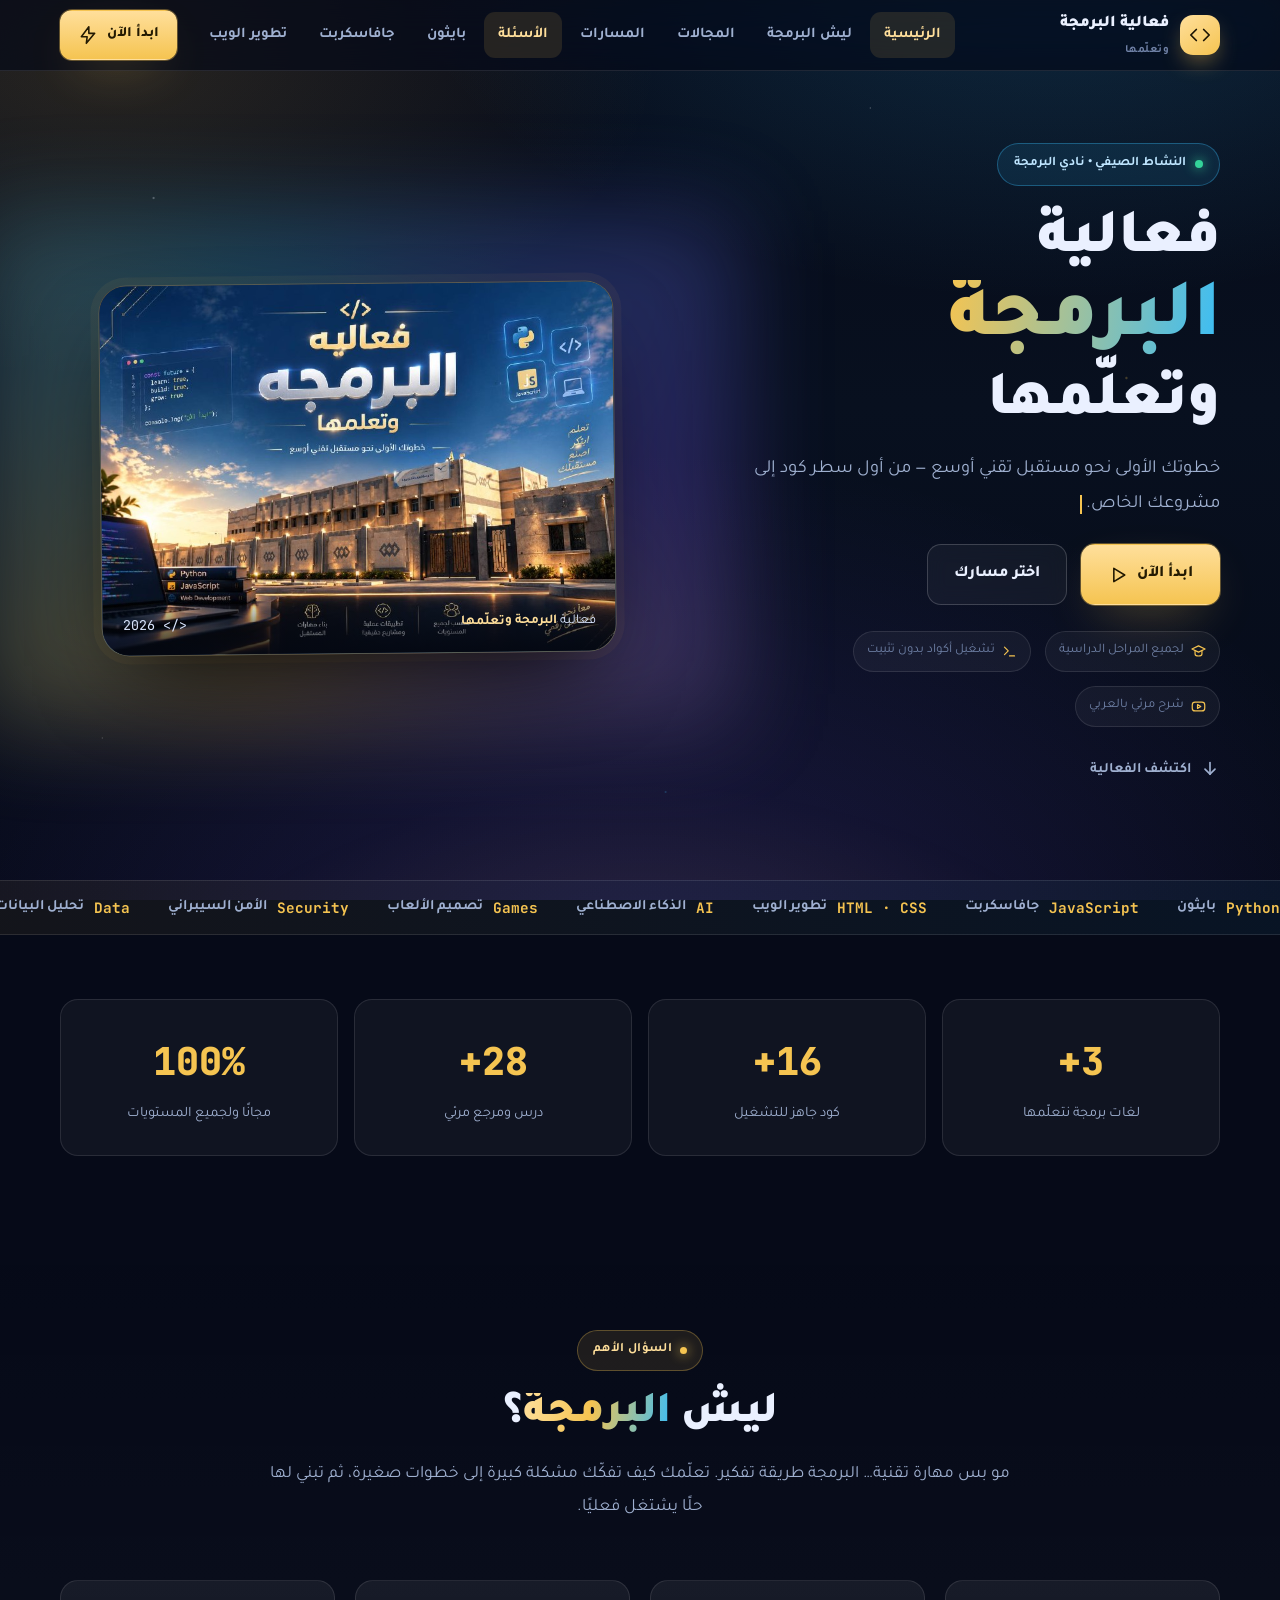
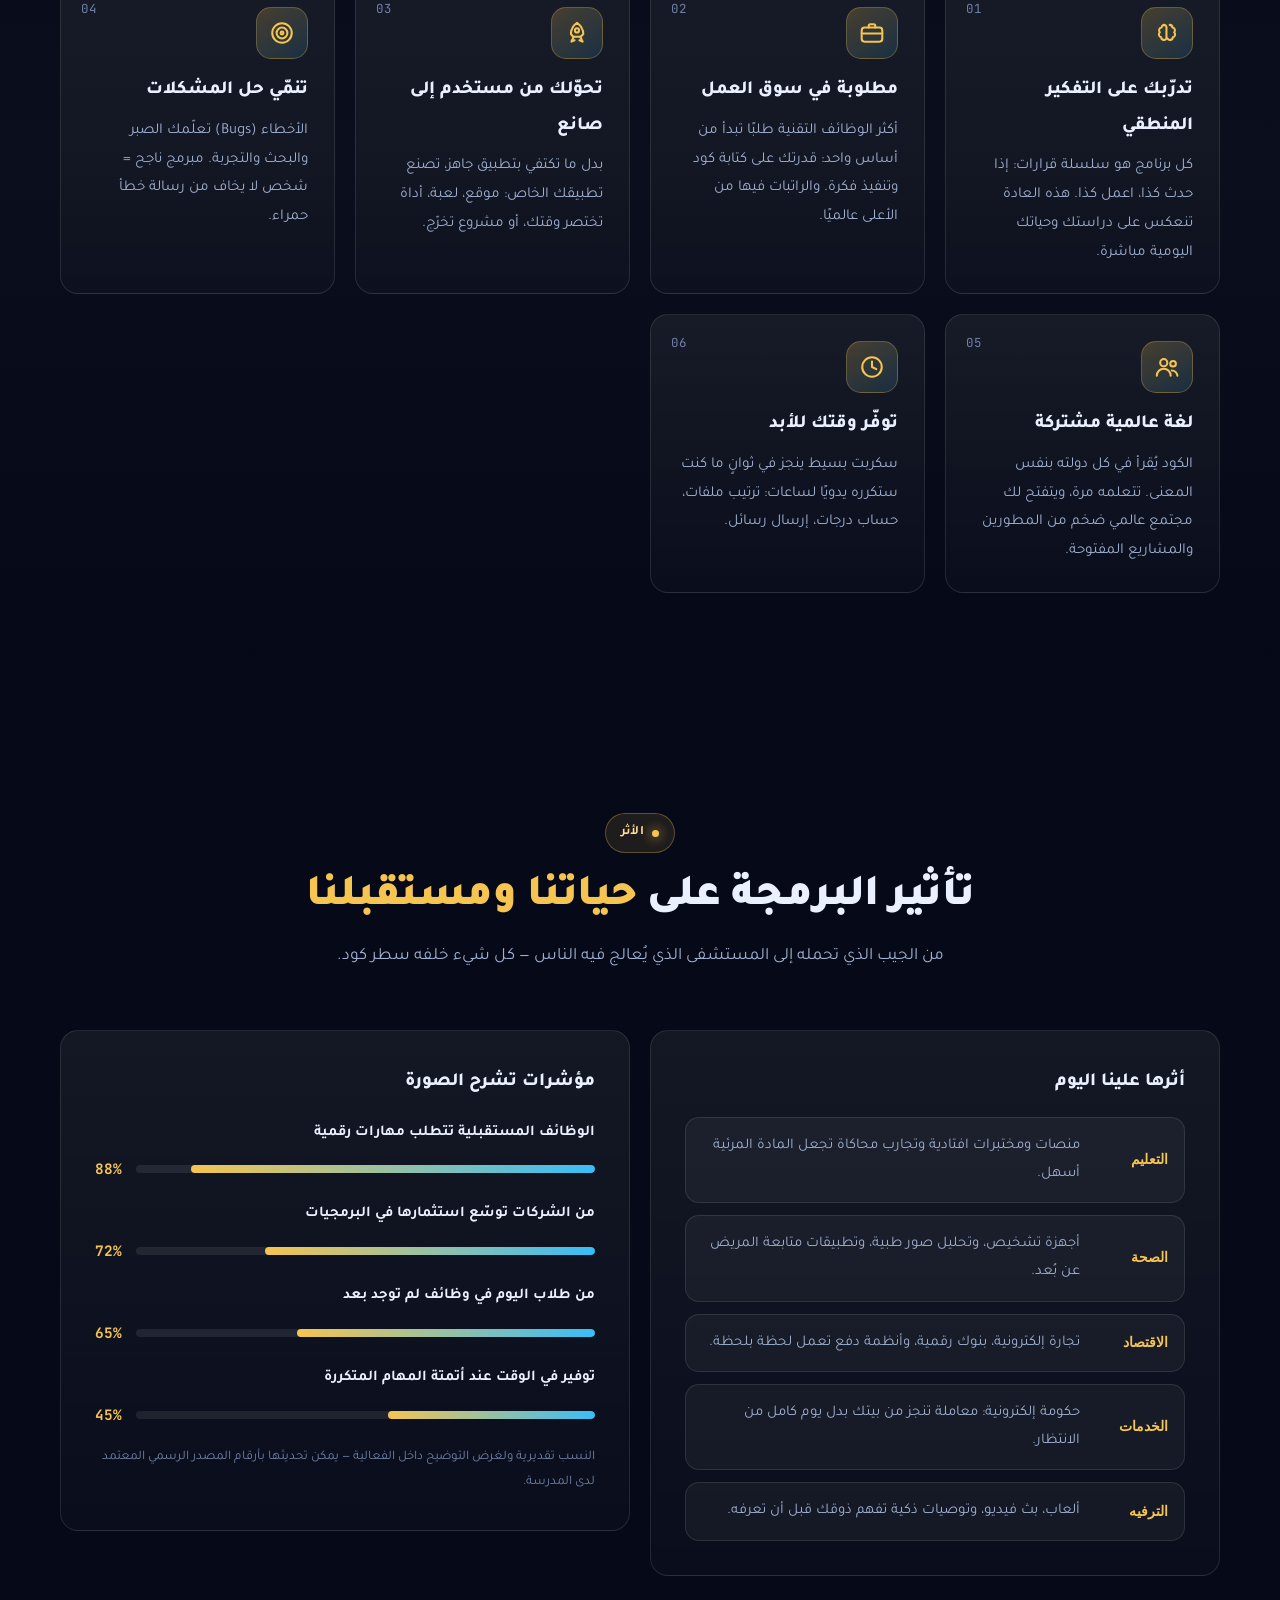
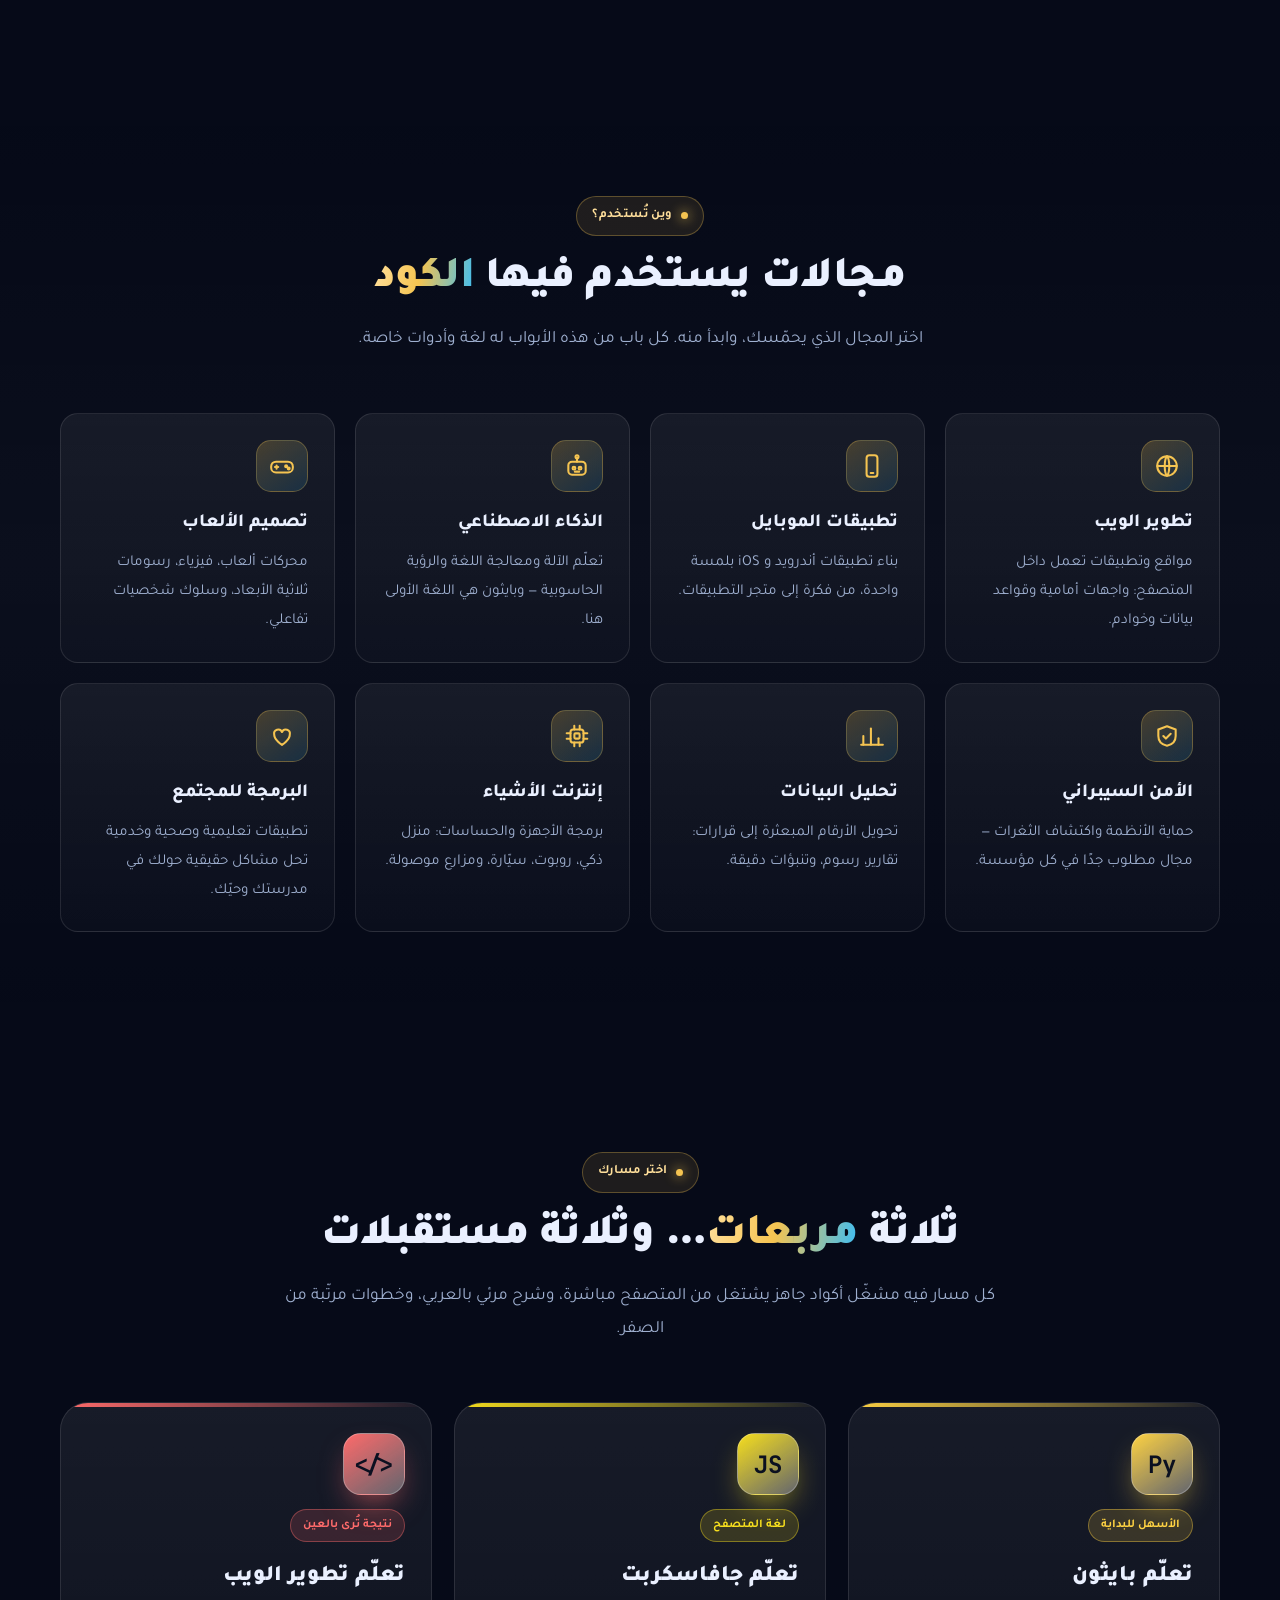
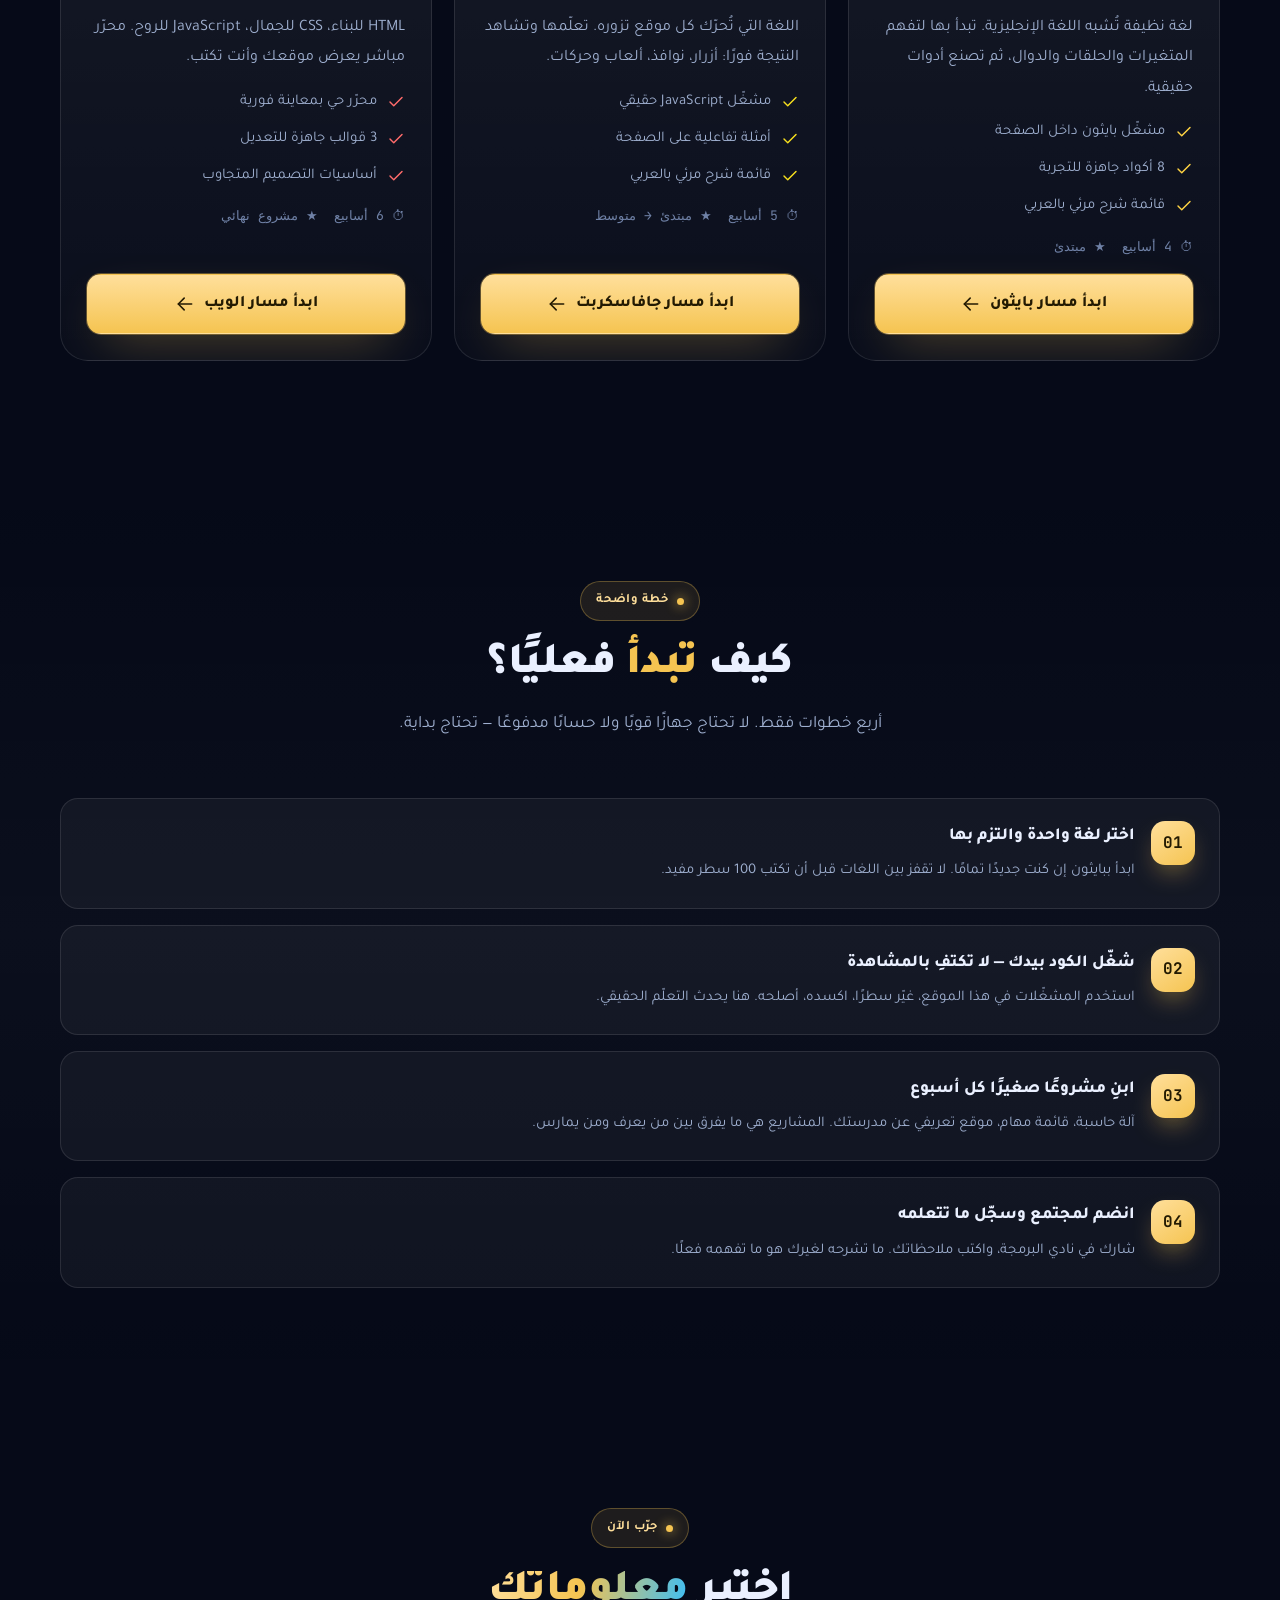
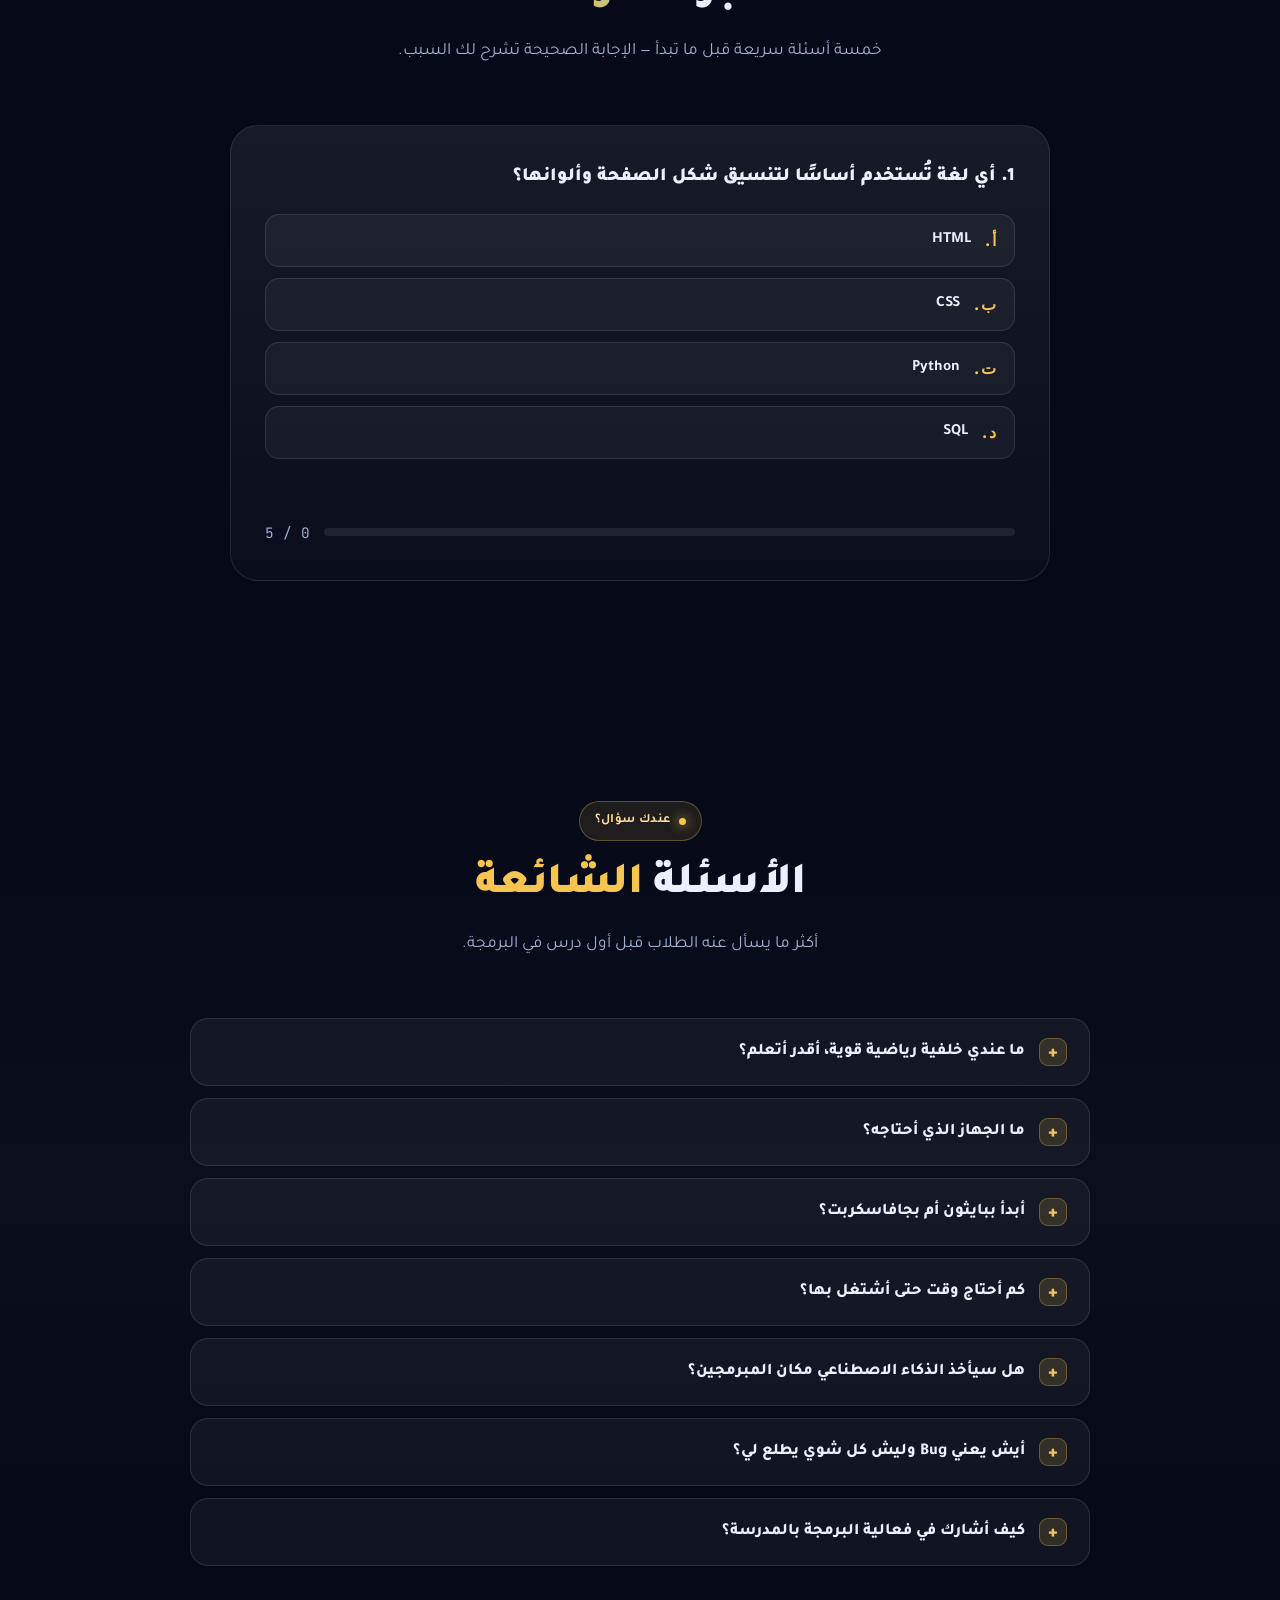
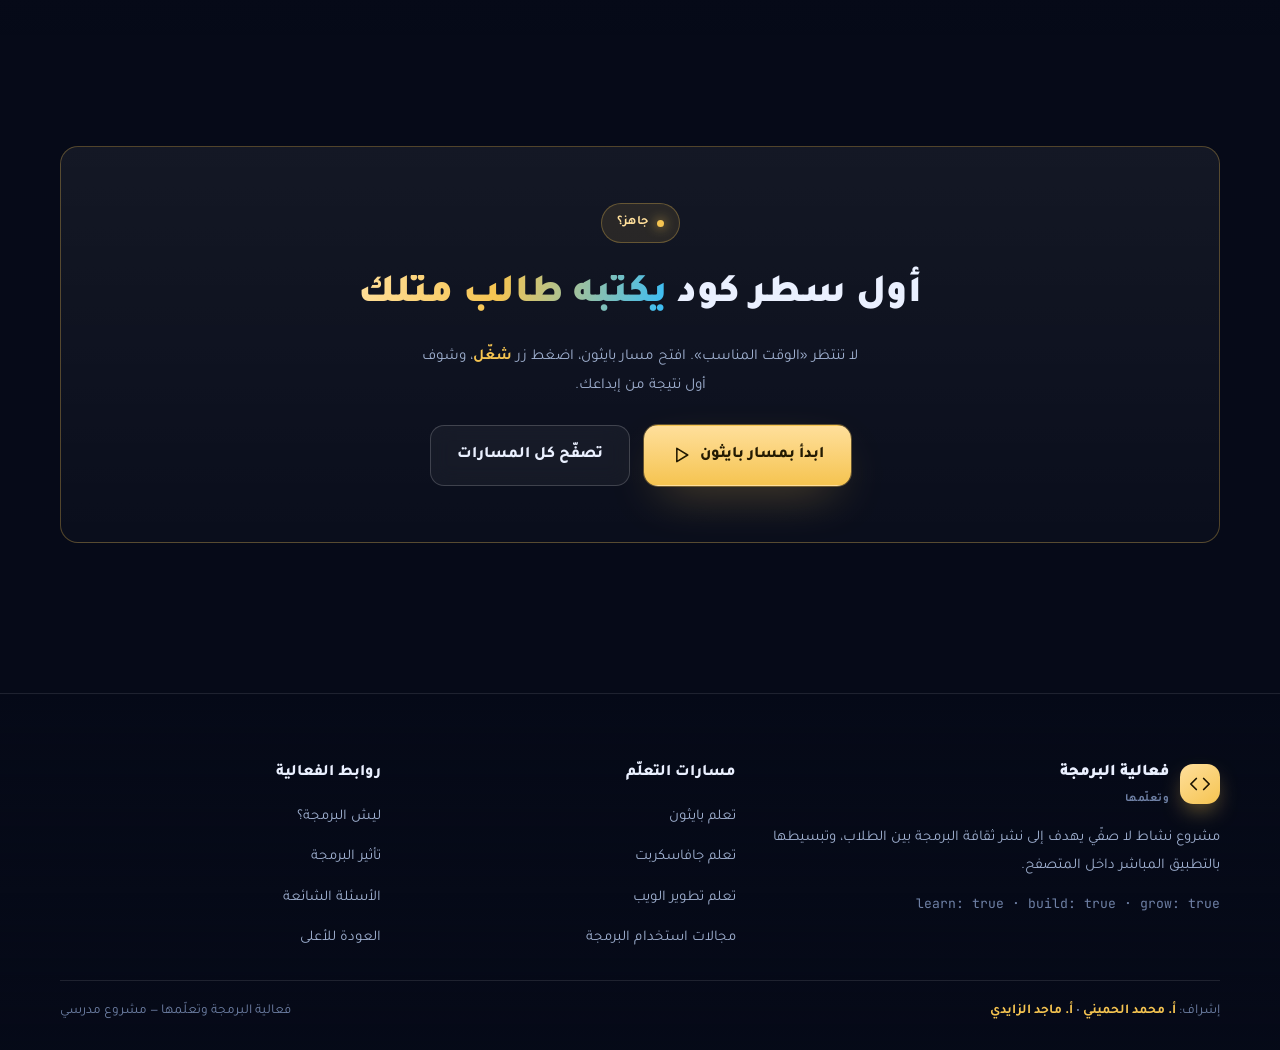
<file: index.html>
<!DOCTYPE html>
<html lang="ar" dir="rtl">
<head>
<meta charset="UTF-8">
<meta name="viewport" content="width=device-width, initial-scale=1">
<title>فعالية البرمجة وتعلمها | مدرسة الملك ثانويه الرميله  للتميّز</title>
<meta name="description" content="فعالية البرمجة وتعلمها — خطواتك الأولى نحو مستقبل تقني أوسع. تعلّم بايثون وجافاسكربت وتطوير الويب بتشغيل أكواد مباشرة وقوائم يوتيوب عربية.">
<meta name="theme-color" content="#060a18">
<link rel="icon" href="data:image/svg+xml,<svg xmlns='http://www.w3.org/2000/svg' viewBox='0 0 100 100'><text y='.9em' font-size='90'>💻</text></svg>">
<link rel="preconnect" href="https://fonts.googleapis.com">
<link rel="preconnect" href="https://fonts.gstatic.com" crossorigin>
<link href="https://fonts.googleapis.com/css2?family=Tajawal:wght@400;500;700;800;900&family=Cairo:wght@600;800;900&family=JetBrains+Mono:wght@400;700&display=swap" rel="stylesheet">
<link rel="stylesheet" href="assets/css/style.css">
<link rel="stylesheet" href="assets/css/layout.css">
</head>
<body>

<!-- شاشة إقلاع -->
<div class="boot" id="boot">
  <div class="boot__code"><span id="bootText"></span><span class="cur"></span></div>
  <div class="boot__bar"><i id="bootBar"></i></div>
  <small>جارٍ تهيئة بيئة التعلّم…</small>
</div>

<div class="bg-fx"><div class="stars"></div></div>

<!-- ============ شريط التنقل ============ -->
<header class="nav" id="nav">
  <div class="wrap nav__in">
    <a class="brand" href="index.html">
      <span class="brand__mark"><svg class="ic"><use href="#i-code"/></svg></span>
      <span>فعالية البرمجة<small>وتعلّمها</small></span>
    </a>
    <nav class="nav__links" id="navLinks">
      <a href="index.html" class="active">الرئيسية</a>
      <a href="#why">ليش البرمجة</a>
      <a href="#fields">المجالات</a>
      <a href="#paths">المسارات</a>
      <a href="#faq">الأسئلة</a>
      <a href="python.html">بايثون</a>
      <a href="javascript.html">جافاسكربت</a>
      <a href="web.html">تطوير الويب</a>
    </nav>
    <div class="nav__cta">
      <a class="btn btn--gold btn--sm" href="#paths">ابدأ الآن <svg class="ic"><use href="#i-bolt"/></svg></a>
      <button class="burger" id="burger" aria-label="القائمة" aria-expanded="false">
        <svg class="ic"><use href="#i-menu"/></svg>
      </button>
    </div>
  </div>
  <nav class="nav__mobile" id="navMobile">
    <a href="index.html" class="active">الرئيسية</a>
    <a href="#why">ليش البرمجة؟</a>
    <a href="#impact">تأثير البرمجة</a>
    <a href="#fields">مجالات استخدامها</a>
    <a href="#paths">مسارات التعلّم</a>
    <a href="#quiz">اختبر نفسك</a>
    <a href="#faq">الأسئلة الشائعة</a>
    <a href="python.html">مسار بايثون</a>
    <a href="javascript.html">مسار جافاسكربت</a>
    <a href="web.html">مسار تطوير الويب</a>
  </nav>
</header>

<main>

<!-- ============ الغلاف: بوستر الفعالية ============ -->
<section class="hero" id="top">
  <div class="wrap hero__grid">
    <div class="hero__text">
      <span class="hero__badge"><i></i> النشاط الصيفي • نادي البرمجة</span>
      <h1>
        فعالية
        <span class="l2 grad">البرمجة</span>
        وتعلّمها
      </h1>
      <p class="hero__sub">
        <span class="typing" id="typing" data-text="خطوتك الأولى نحو مستقبل تقني أوسع — من أول سطر كود إلى مشروعك الخاص."></span>
      </p>
      <div class="hero__actions">
        <a class="btn btn--gold" href="python.html">ابدأ الآن <svg class="ic"><use href="#i-play"/></svg></a>
        <a class="btn btn--ghost" href="#paths">اختر مسارك</a>
      </div>
      <div class="hero__meta">
        <span><svg class="ic"><use href="#i-grad"/></svg> لجميع المراحل الدراسية</span>
        <span><svg class="ic"><use href="#i-terminal"/></svg> تشغيل أكواد بدون تثبيت</span>
        <span><svg class="ic"><use href="#i-youtube"/></svg> شرح مرئي بالعربي</span>
      </div>
      <a class="scroll-cue" href="#why">
        <svg viewBox="0 0 24 24" width="20" height="20" fill="none" stroke="currentColor" stroke-width="2" stroke-linecap="round"><path d="M12 3v14"/><path d="M6 11l6 6 6-6"/></svg>
        <span>اكتشف الفعالية</span>
      </a>
    </div>

    <div class="hero__media">
      <div class="poster__glow"></div>
      <figure class="poster" id="poster">
        <img src="assets/img/hero.jpg" alt="بوستر فعالية البرمجة وتعلمها مع صورة المدرسة"
             loading="eager" fetchpriority="high" id="heroImg">
        <figcaption class="poster__cap">
          <span>فعالية <b>البرمجة وتعلّمها</b></span>
          <span class="mono">&lt;/&gt; 2026</span>
        </figcaption>
      </figure>
    </div>
  </div>
</section>

<!-- ============ شريط متحرك ============ -->
<div class="marquee" aria-hidden="true">
  <div class="marquee__track" id="marquee">
    <span><b>Python</b> بايثون</span>
    <span><b>JavaScript</b> جافاسكربت</span>
    <span><b>HTML · CSS</b> تطوير الويب</span>
    <span><b>AI</b> الذكاء الاصطناعي</span>
    <span><b>Games</b> تصميم الألعاب</span>
    <span><b>Security</b> الأمن السيبراني</span>
    <span><b>Data</b> تحليل البيانات</span>
    <span><b>Apps</b> تطبيقات الموبايل</span>
  </div>
</div>

<!-- ============ أرقام ============ -->
<section class="section" style="padding-block:clamp(40px,6vw,64px)">
  <div class="wrap">
    <div class="stats" data-stagger>
      <div class="stat"><b data-count="3" data-suffix="+" data-dec="0">0</b><span>لغات برمجة نتعلّمها</span></div>
      <div class="stat"><b data-count="16" data-suffix="+" data-dec="0">0</b><span>كود جاهز للتشغيل</span></div>
      <div class="stat"><b data-count="28" data-suffix="+" data-dec="0">0</b><span>درس ومرجع مرئي</span></div>
      <div class="stat"><b data-count="100" data-suffix="%" data-dec="0">0</b><span>مجانًا ولجميع المستويات</span></div>
    </div>
  </div>
</section>

<!-- ============ ليش البرمجة ============ -->
<section class="section section--alt" id="why">
  <div class="wrap">
    <div class="head">
      <span class="kicker"><i></i> السؤال الأهم</span>
      <h2>ليش <span class="grad">البرمجة</span>؟</h2>
      <p>مو بس مهارة تقنية… البرمجة طريقة تفكير. تعلّمك كيف تفكّك مشكلة كبيرة إلى خطوات صغيرة، ثم تبني لها حلًا يشتغل فعليًا.</p>
    </div>

    <div class="grid auto" data-stagger>
      <article class="card">
        <span class="card__num">01</span>
        <div class="card__icon"><svg class="ic"><use href="#i-brain"/></svg></div>
        <h3>تدرّبك على التفكير المنطقي</h3>
        <p>كل برنامج هو سلسلة قرارات: إذا حدث كذا، اعمل كذا. هذه العادة تنعكس على دراستك وحياتك اليومية مباشرة.</p>
      </article>
      <article class="card">
        <span class="card__num">02</span>
        <div class="card__icon"><svg class="ic"><use href="#i-briefcase"/></svg></div>
        <h3>مطلوبة في سوق العمل</h3>
        <p>أكثر الوظائف التقنية طلبًا تبدأ من أساس واحد: قدرتك على كتابة كود وتنفيذ فكرة. والراتبات فيها من الأعلى عالميًا.</p>
      </article>
      <article class="card">
        <span class="card__num">03</span>
        <div class="card__icon"><svg class="ic"><use href="#i-rocket"/></svg></div>
        <h3>تحوّلك من مستخدم إلى صانع</h3>
        <p>بدل ما تكتفي بتطبيق جاهز، تصنع تطبيقك الخاص: موقع، لعبة، أداة تختصر وقتك، أو مشروع تخرّج.</p>
      </article>
      <article class="card">
        <span class="card__num">04</span>
        <div class="card__icon"><svg class="ic"><use href="#i-target"/></svg></div>
        <h3>تنمّي حل المشكلات</h3>
        <p>الأخطاء (Bugs) تعلّمك الصبر والبحث والتجربة. مبرمج ناجح = شخص لا يخاف من رسالة خطأ حمراء.</p>
      </article>
      <article class="card">
        <span class="card__num">05</span>
        <div class="card__icon"><svg class="ic"><use href="#i-users"/></svg></div>
        <h3>لغة عالمية مشتركة</h3>
        <p>الكود يُقرأ في كل دولته بنفس المعنى. تتعلمه مرة، ويتفتح لك مجتمع عالمي ضخم من المطورين والمشاريع المفتوحة.</p>
      </article>
      <article class="card">
        <span class="card__num">06</span>
        <div class="card__icon"><svg class="ic"><use href="#i-clock"/></svg></div>
        <h3>توفّر وقتك للأبد</h3>
        <p>سكربت بسيط ينجز في ثوانٍ ما كنت ستكرره يدويًا لساعات: ترتيب ملفات، حساب درجات، إرسال رسائل.</p>
      </article>
    </div>
  </div>
</section>

<!-- ============ تأثير البرمجة ============ -->
<section class="section" id="impact">
  <div class="wrap">
    <div class="head">
      <span class="kicker"><i></i> الأثر</span>
      <h2>تأثير البرمجة على <span class="hl">حياتنا ومستقبلنا</span></h2>
      <p>من الجيب الذي تحمله إلى المستشفى الذي يُعالج فيه الناس — كل شيء خلفه سطر كود.</p>
    </div>

    <div class="grid g2" style="align-items:start">
      <div class="card" style="padding:clamp(24px,4vw,34px)">
        <h3 style="margin-top:0">أثرها علينا اليوم</h3>
        <div class="mini" style="margin-top:16px">
          <div class="mini__row"><b>التعليم</b><span>منصات ومختبرات افتادية وتجارب محاكاة تجعل المادة المرئية أسهل.</span></div>
          <div class="mini__row"><b>الصحة</b><span>أجهزة تشخيص، وتحليل صور طبية، وتطبيقات متابعة المريض عن بُعد.</span></div>
          <div class="mini__row"><b>الاقتصاد</b><span>تجارة إلكترونية، بنوك رقمية، وأنظمة دفع تعمل لحظة بلحظة.</span></div>
          <div class="mini__row"><b>الخدمات</b><span>حكومة إلكترونية: معاملة تنجز من بيتك بدل يوم كامل من الانتظار.</span></div>
          <div class="mini__row"><b>الترفيه</b><span>ألعاب، بث فيديو، وتوصيات ذكية تفهم ذوقك قبل أن تعرفه.</span></div>
        </div>
      </div>

      <div class="card" style="padding:clamp(24px,4vw,34px)">
        <h3 style="margin-top:0">مؤشرات تشرح الصورة</h3>
        <div id="bars" style="display:grid; gap:18px; margin-top:18px">
          <div class="prog" data-value="88"><span class="prog__t">الوظائف المستقبلية تتطلب مهارات رقمية</span><div class="bar"><i></i></div><b class="prog__v mono">88%</b></div>
          <div class="prog" data-value="72"><span class="prog__t">من الشركات توسّع استثمارها في البرمجيات</span><div class="bar"><i></i></div><b class="prog__v mono">72%</b></div>
          <div class="prog" data-value="65"><span class="prog__t">من طلاب اليوم في وظائف لم توجد بعد</span><div class="bar"><i></i></div><b class="prog__v mono">65%</b></div>
          <div class="prog" data-value="45"><span class="prog__t">توفير في الوقت عند أتمتة المهام المتكررة</span><div class="bar"><i></i></div><b class="prog__v mono">45%</b></div>
        </div>
        <p style="margin:18px 0 0; color:var(--muted-2); font-size:.82rem">
          النسب تقديرية ولغرض التوضيح داخل الفعالية — يمكن تحديثها بأرقام المصدر الرسمي المعتمد لدى المدرسة.
        </p>
      </div>
    </div>
  </div>
</section>

<!-- ============ المجالات ============ -->
<section class="section section--alt" id="fields">
  <div class="wrap">
    <div class="head">
      <span class="kicker"><i></i> وين تُستخدم؟</span>
      <h2>مجالات يستخدم فيها <span class="grad">الكود</span></h2>
      <p>اختر المجال الذي يحمّسك، وابدأ منه. كل باب من هذه الأبواب له لغة وأدوات خاصة.</p>
    </div>

    <div class="grid auto" data-stagger>
      <article class="card"><div class="card__icon"><svg class="ic"><use href="#i-globe"/></svg></div><h3>تطوير الويب</h3><p>مواقع وتطبيقات تعمل داخل المتصفح: واجهات أمامية وقواعد بيانات وخوادم.</p></article>
      <article class="card"><div class="card__icon"><svg class="ic"><use href="#i-phone"/></svg></div><h3>تطبيقات الموبايل</h3><p>بناء تطبيقات أندرويد و iOS بلمسة واحدة، من فكرة إلى متجر التطبيقات.</p></article>
      <article class="card"><div class="card__icon"><svg class="ic"><use href="#i-robot"/></svg></div><h3>الذكاء الاصطناعي</h3><p>تعلّم الآلة ومعالجة اللغة والرؤية الحاسوبية — وبايثون هي اللغة الأولى هنا.</p></article>
      <article class="card"><div class="card__icon"><svg class="ic"><use href="#i-gamepad"/></svg></div><h3>تصميم الألعاب</h3><p>محركات ألعاب، فيزياء، رسومات ثلاثية الأبعاد، وسلوك شخصيات تفاعلي.</p></article>
      <article class="card"><div class="card__icon"><svg class="ic"><use href="#i-shield"/></svg></div><h3>الأمن السيبراني</h3><p>حماية الأنظمة واكتشاف الثغرات — مجال مطلوب جدًا في كل مؤسسة.</p></article>
      <article class="card"><div class="card__icon"><svg class="ic"><use href="#i-chart"/></svg></div><h3>تحليل البيانات</h3><p>تحويل الأرقام المبعثرة إلى قرارات: تقارير، رسوم، وتنبؤات دقيقة.</p></article>
      <article class="card"><div class="card__icon"><svg class="ic"><use href="#i-cpu"/></svg></div><h3>إنترنت الأشياء</h3><p>برمجة الأجهزة والحساسات: منزل ذكي، روبوت، سيّارة، ومزارع موصولة.</p></article>
      <article class="card"><div class="card__icon"><svg class="ic"><use href="#i-heart"/></svg></div><h3>البرمجة للمجتمع</h3><p>تطبيقات تعليمية وصحية وخدمية تحل مشاكل حقيقية حولك في مدرستك وحيّك.</p></article>
    </div>
  </div>
</section>

<!-- ============ المسارات: المربعات الفخمة ============ -->
<section class="section" id="paths">
  <div class="wrap">
    <div class="head">
      <span class="kicker"><i></i> اختر مسارك</span>
      <h2>ثلاثة <span class="grad">مربعات</span>… وثلاثة مستقبلات</h2>
      <p>كل مسار فيه مشغّل أكواد جاهز يشتغل من المتصفح مباشرة، وشرح مرئي بالعربي، وخطوات مرتّبة من الصفر.</p>
    </div>

    <div class="paths" data-stagger>
      <article class="path path--py">
        <div class="path__logo">Py</div>
        <span class="tag">الأسهل للبداية</span>
        <h3>تعلّم بايثون</h3>
        <p style="margin:0;color:var(--muted)">لغة نظيفة تُشبه اللغة الإنجليزية. تبدأ بها لتفهم المتغيرات والحلقات والدوال، ثم تصنع أدوات حقيقية.</p>
        <ul>
          <li><svg class="ic"><use href="#i-check"/></svg><span>مشغّل بايثون داخل الصفحة</span></li>
          <li><svg class="ic"><use href="#i-check"/></svg><span>8 أكواد جاهزة للتجربة</span></li>
          <li><svg class="ic"><use href="#i-check"/></svg><span>قائمة شرح مرئي بالعربي</span></li>
        </ul>
        <div class="path__meta"><span>⏱ 4 أسابيع</span><span>★ مبتدئ</span></div>
        <a class="btn btn--gold" href="python.html">ابدأ مسار بايثون <svg class="ic"><use href="#i-arrow"/></svg></a>
      </article>

      <article class="path path--js">
        <div class="path__logo">JS</div>
        <span class="tag">لغة المتصفح</span>
        <h3>تعلّم جافاسكربت</h3>
        <p style="margin:0;color:var(--muted)">اللغة التي تُحرّك كل موقع تزوره. تعلّمها وتشاهد النتيجة فورًا: أزرار، نوافذ، ألعاب وحركات.</p>
        <ul>
          <li><svg class="ic"><use href="#i-check"/></svg><span>مشغّل JavaScript حقيقي</span></li>
          <li><svg class="ic"><use href="#i-check"/></svg><span>أمثلة تفاعلية على الصفحة</span></li>
          <li><svg class="ic"><use href="#i-check"/></svg><span>قائمة شرح مرئي بالعربي</span></li>
        </ul>
        <div class="path__meta"><span>⏱ 5 أسابيع</span><span>★ مبتدئ → متوسط</span></div>
        <a class="btn btn--gold" href="javascript.html">ابدأ مسار جافاسكربت <svg class="ic"><use href="#i-arrow"/></svg></a>
      </article>

      <article class="path path--web">
        <div class="path__logo">&lt;/&gt;</div>
        <span class="tag">نتيجة تُرى بالعين</span>
        <h3>تعلّم تطوير الويب</h3>
        <p style="margin:0;color:var(--muted)">HTML للبناء، CSS للجمال، JavaScript للروح. محرّر مباشر يعرض موقعك وأنت تكتب.</p>
        <ul>
          <li><svg class="ic"><use href="#i-check"/></svg><span>محرّر حي بمعاينة فورية</span></li>
          <li><svg class="ic"><use href="#i-check"/></svg><span>3 قوالب جاهزة للتعديل</span></li>
          <li><svg class="ic"><use href="#i-check"/></svg><span>أساسيات التصميم المتجاوب</span></li>
        </ul>
        <div class="path__meta"><span>⏱ 6 أسابيع</span><span>★ مشروع نهائي</span></div>
        <a class="btn btn--gold" href="web.html">ابدأ مسار الويب <svg class="ic"><use href="#i-arrow"/></svg></a>
      </article>
    </div>
  </div>
</section>

<!-- ============ كيف تبدأ ============ -->
<section class="section section--alt" id="start">
  <div class="wrap">
    <div class="head">
      <span class="kicker"><i></i> خطة واضحة</span>
      <h2>كيف <span class="hl">تبدأ</span> فعليًا؟</h2>
      <p>أربع خطوات فقط. لا تحتاج جهازًا قويًا ولا حسابًا مدفوعًا — تحتاج بداية.</p>
    </div>
    <div class="steps" data-stagger>
      <div class="step"><span class="step__n"></span><div><h4>اختر لغة واحدة والتزم بها</h4><p>ابدأ ببايثون إن كنت جديدًا تمامًا. لا تقفز بين اللغات قبل أن تكتب 100 سطر مفيد.</p></div></div>
      <div class="step"><span class="step__n"></span><div><h4>شغّل الكود بيدك — لا تكتفِ بالمشاهدة</h4><p>استخدم المشغّلات في هذا الموقع، غيّر سطرًا، اكسده، أصلحه. هنا يحدث التعلّم الحقيقي.</p></div></div>
      <div class="step"><span class="step__n"></span><div><h4>ابنِ مشروعًا صغيرًا كل أسبوع</h4><p>آلة حاسبة، قائمة مهام، موقع تعريفي عن مدرستك. المشاريع هي ما يفرق بين من يعرف ومن يمارس.</p></div></div>
      <div class="step"><span class="step__n"></span><div><h4>انضم لمجتمع وسجّل ما تتعلمه</h4><p>شارك في نادي البرمجة، واكتب ملاحظاتك. ما تشرحه لغيرك هو ما تفهمه فعلًا.</p></div></div>
    </div>
  </div>
</section>

<!-- ============ اختبار سريع ============ -->
<section class="section" id="quiz">
  <div class="wrap">
    <div class="head">
      <span class="kicker"><i></i> جرّب الآن</span>
      <h2>اختبر <span class="grad">معلوماتك</span></h2>
      <p>خمسة أسئلة سريعة قبل ما تبدأ — الإجابة الصحيحة تشرح لك السبب.</p>
    </div>
    <div class="quiz"><div class="quiz__card" id="quizCard">
      <p class="quiz__q" id="quizQ">…</p>
      <div class="quiz__opts" id="quizOpts"></div>
      <p id="quizHint" style="min-height:1.6em;margin:16px 0 0;color:var(--muted);font-size:.93rem"></p>
      <div class="quiz__foot">
        <div class="bar"><i id="quizBar"></i></div>
        <span class="quiz__score" id="quizScore">0 / 5</span>
        <button class="btn btn--ghost btn--sm" id="quizNext" hidden>السؤال التالي <svg class="ic"><use href="#i-arrow"/></svg></button>
        <button class="btn btn--gold btn--sm" id="quizRestart" hidden>إعادة الاختبار</button>
      </div>
    </div></div>
  </div>
</section>

<!-- ============ الأسئلة الشائعة ============ -->
<section class="section section--alt" id="faq">
  <div class="wrap">
    <div class="head">
      <span class="kicker"><i></i> عندك سؤال؟</span>
      <h2>الأسئلة <span class="hl">الشائعة</span></h2>
      <p>أكثر ما يسأل عنه الطلاب قبل أول درس في البرمجة.</p>
    </div>
    <div class="faq" id="faqList">
      <div class="faq__item">
        <button class="faq__q"><span class="mark">+</span> ما عندي خلفية رياضية قوية، أقدر أتعلم؟</button>
        <div class="faq__a"><p>نعم. البرمجة تعتمد على المنطق والترتيب أكثر من اعتمادها على الرياضيات المتقدمة. أساسيات العمليات والحساب تكفي، وكل شيء آخر تتعلمه بالممارسة.</p></div>
      </div>
      <div class="faq__item">
        <button class="faq__q"><span class="mark">+</span> ما الجهاز الذي أحتاجه؟</button>
        <div class="faq__a"><p>أي حاسب يعمل بمتصفح إنترنت يكفي للبداية — وحتى جوالك. مشغّلات الأكواد في هذا الموقع تعمل داخل المتصفح بدون تثبيت أي برنامج. بايثون الحقيقي تثبّته لاحقًا من python.org مجانًا.</p></div>
      </div>
      <div class="faq__item">
        <button class="faq__q"><span class="mark">+</span> أبدأ ببايثون أم بجافاسكربت؟</button>
        <div class="faq__a"><p>بايثون إن أردت فهم الأساسيات بهدوء (متغيرات، حلقات، دوال) والعمل في الذكاء الاصطناعي أو البيانات. وجافاسكربت إن كان تحفيزك يأتي من رؤية النتيجة أمامك مباشرة — لأنها تشغّل المواقع والتفاعلات داخل المتصفح.</p></div>
      </div>
      <div class="faq__item">
        <button class="faq__q"><span class="mark">+</span> كم أحتاج وقت حتى أشتغل بها؟</button>
        <div class="faq__a"><p>من 3 إلى 6 أشهر من الممارسة المنتظمة (ساعة يوميًا) لتبني مشاريع صغيرة وتنجز مهام حقيقية. المهم الانتظام وليس العدد الكبير من الساعات مرة واحدة.</p></div>
      </div>
      <div class="faq__item">
        <button class="faq__q"><span class="mark">+</span> هل سيأخذ الذكاء الاصطناعي مكان المبرمجين؟</button>
        <div class="faq__a"><p>الذكاء الاصطناعي يغيّر طريقة العمل: يكتب أجزاء ويشرح أخطاء ويسرّع الإنجاز. لكن من يفهم المشكلة ويصمم الحل ويقيّم الناتج هو المبرمج. تعلّم كيف تستخدمه بدل ما تخاف منه.</p></div>
      </div>
      <div class="faq__item">
        <button class="faq__q"><span class="mark">+</span> أيش يعني Bug وليش كل شوي يطلع لي؟</button>
        <div class="faq__a"><p>الـ Bug خطأ في الكود يمنع البرنامج من العمل كما تتوقع. ظهوره طبيعي جدًا — حتى للمحترفين. اقرأ رسالة الخطأ، حدّد السطر، جرّب حلًا صغيرًا، وابحث عن النص. هذه هي مهارة التصحيح نفسها.</p></div>
      </div>
      <div class="faq__item">
        <button class="faq__q"><span class="mark">+</span> كيف أشارك في فعالية البرمجة بالمدرسة؟</button>
        <div class="faq__a"><p>سجّل اسمك لدى مشرف النشاط، واحضر اجتماع النادي الأسبوعي. تختار مسارًا من المسارات الثلاثة، وتنفّذ مشروعًا صغيرًا تعرضه في ختام الفعالية.</p></div>
      </div>
    </div>
  </div>
</section>

<!-- ============ بانر الختام ============ -->
<section class="section" style="padding-top:clamp(40px,6vw,70px)">
  <div class="wrap">
    <div class="card" style="padding:clamp(30px,6vw,56px);text-align:center;border-color:rgba(245,196,81,.3)">
      <span class="kicker"><i></i> جاهز؟</span>
      <h2 style="margin:14px 0 10px;font-size:clamp(1.5rem,4.6vw,2.5rem);font-weight:900">
        أول سطر كود <span class="grad">يكتبه طالب مثلك</span>
      </h2>
      <p style="max-width:56ch;margin:0 auto 24px;color:var(--muted)">
        لا تنتظر «الوقت المناسب». افتح مسار بايثون، اضغط زر <b class="hl">شغّل</b>، وشوف أول نتيجة من إبداعك.
      </p>
      <div class="btn-row" style="justify-content:center">
        <a class="btn btn--gold" href="python.html">ابدأ بمسار بايثون <svg class="ic"><use href="#i-play"/></svg></a>
        <a class="btn btn--ghost" href="#paths">تصفّح كل المسارات</a>
      </div>
    </div>
  </div>
</section>

</main>

<!-- ============ التذييل ============ -->
<footer class="footer">
  <div class="wrap">
    <div class="footer__grid">
      <div>
        <a class="brand" href="index.html">
          <span class="brand__mark"><svg class="ic"><use href="#i-code"/></svg></span>
          <span>فعالية البرمجة<small>وتعلّمها</small></span>
        </a>
        <p style="margin-top:14px">مشروع نشاط لا صفّي يهدف إلى نشر ثقافة البرمجة بين الطلاب، وتبسيطها بالتطبيق المباشر داخل المتصفح.</p>
        <p class="mono" style="color:var(--muted-2);font-size:.82rem">learn: true · build: true · grow: true</p>
      </div>
      <div>
        <h4>مسارات التعلّم</h4>
        <ul>
          <li><a href="python.html">تعلم بايثون</a></li>
          <li><a href="javascript.html">تعلم جافاسكربت</a></li>
          <li><a href="web.html">تعلم تطوير الويب</a></li>
          <li><a href="#fields">مجالات استخدام البرمجة</a></li>
        </ul>
      </div>
      <div>
        <h4>روابط الفعالية</h4>
        <ul>
          <li><a href="#why">ليش البرمجة؟</a></li>
          <li><a href="#impact">تأثير البرمجة</a></li>
          <li><a href="#faq">الأسئلة الشائعة</a></li>
          <li><a href="#top">العودة للأعلى</a></li>
        </ul>
      </div>
    </div>
    <div class="footer__bar">
      <span>إشراف: <b>أ. محمد الحميني</b> • <b>أ. ماجد الزايدي</b></span>
      <span>فعالية البرمجة وتعلّمها — مشروع مدرسي</span>
    </div>
  </div>
</footer>

<button class="top-btn" id="topBtn" aria-label="للأعلى"><svg class="ic"><use href="#i-up"/></svg></button>
<div class="toast" id="toast" role="status" aria-live="polite"></div>

<script src="assets/js/icons.js"></script>
<script src="assets/js/main.js"></script>
</body>
</html>
</file>
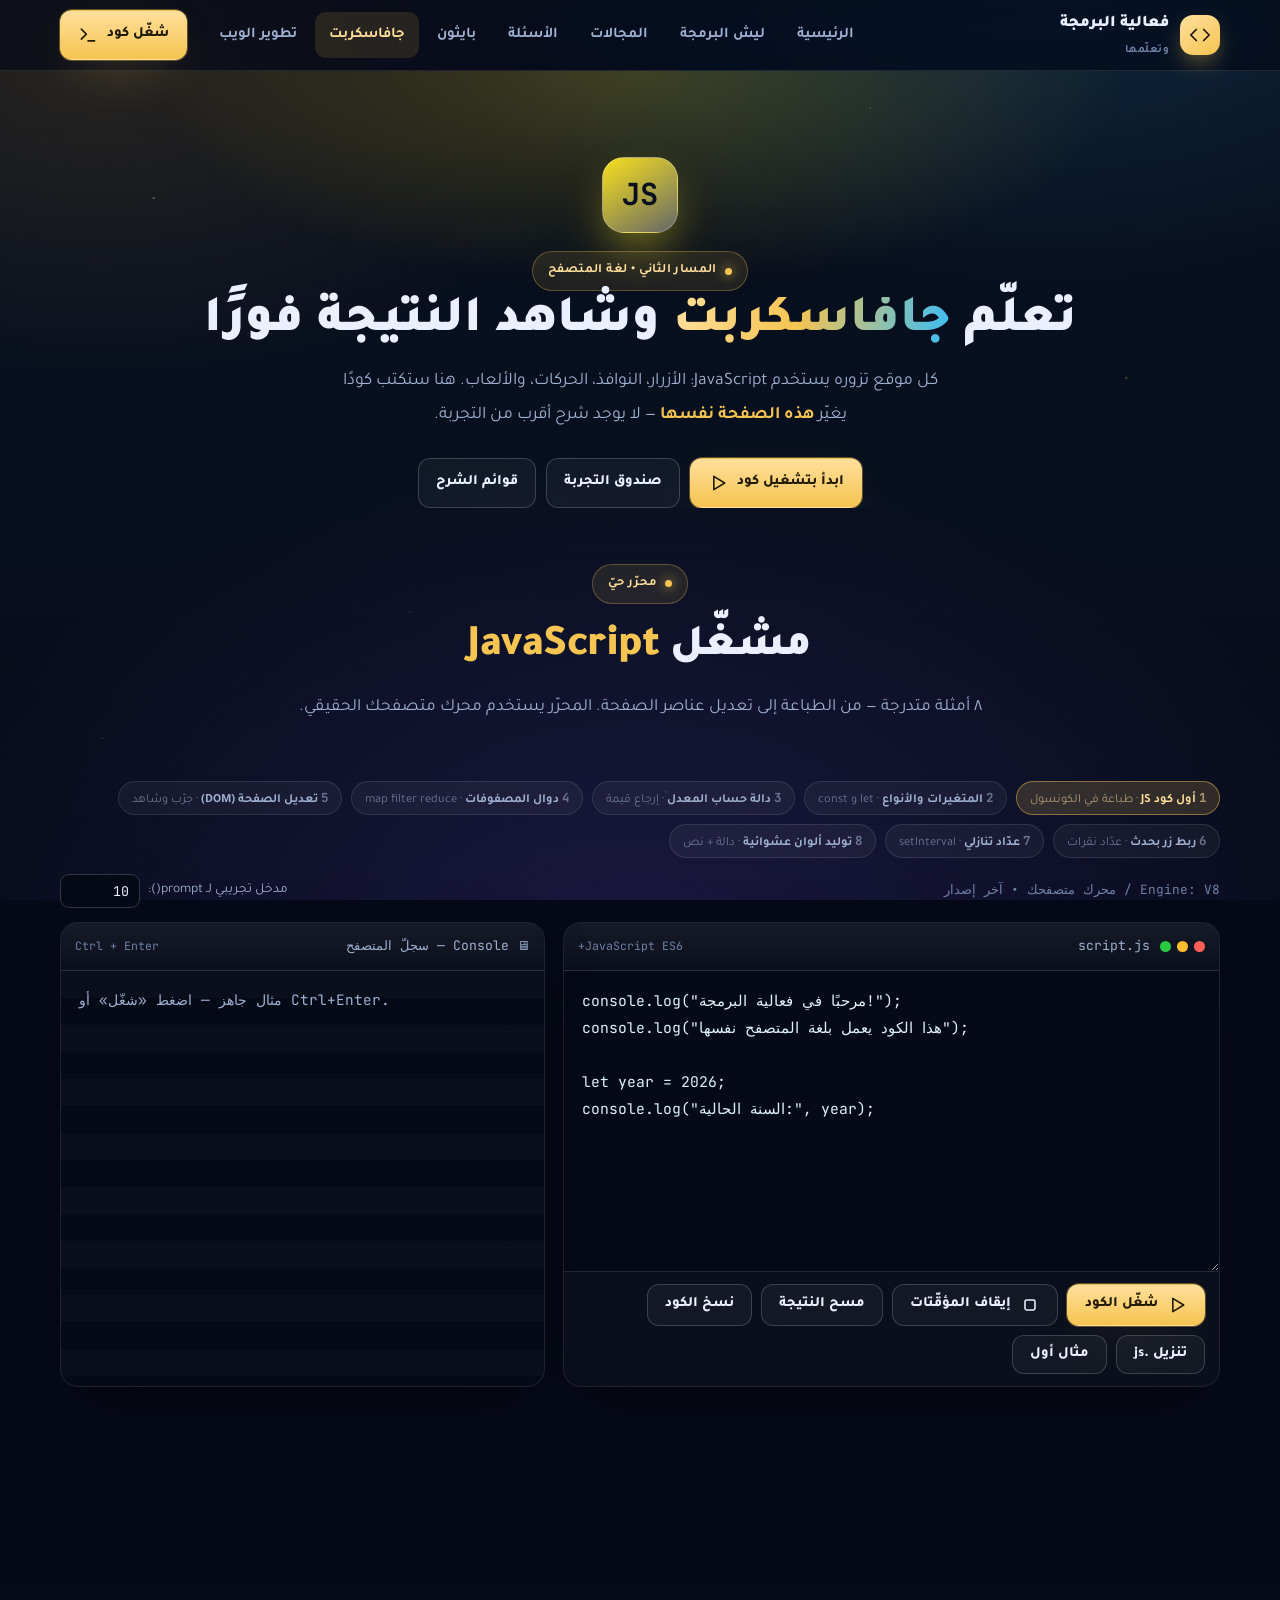
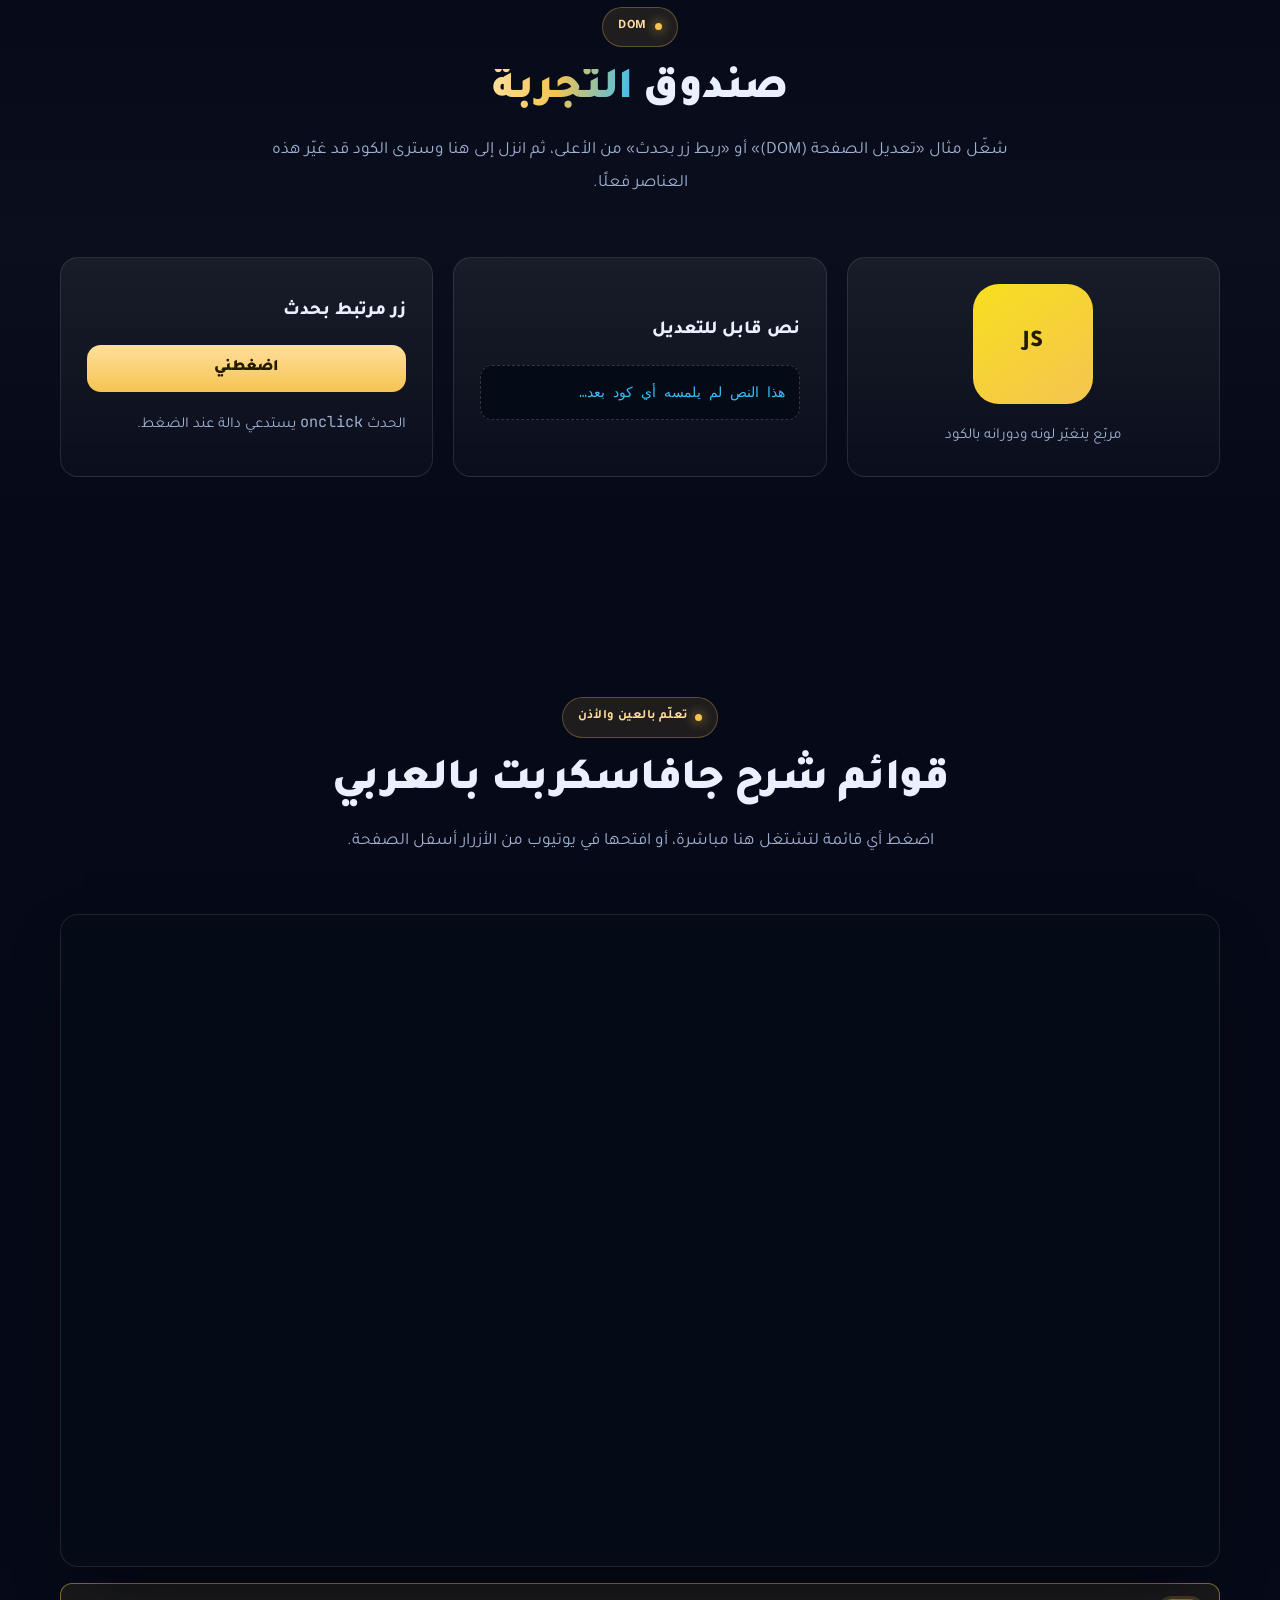
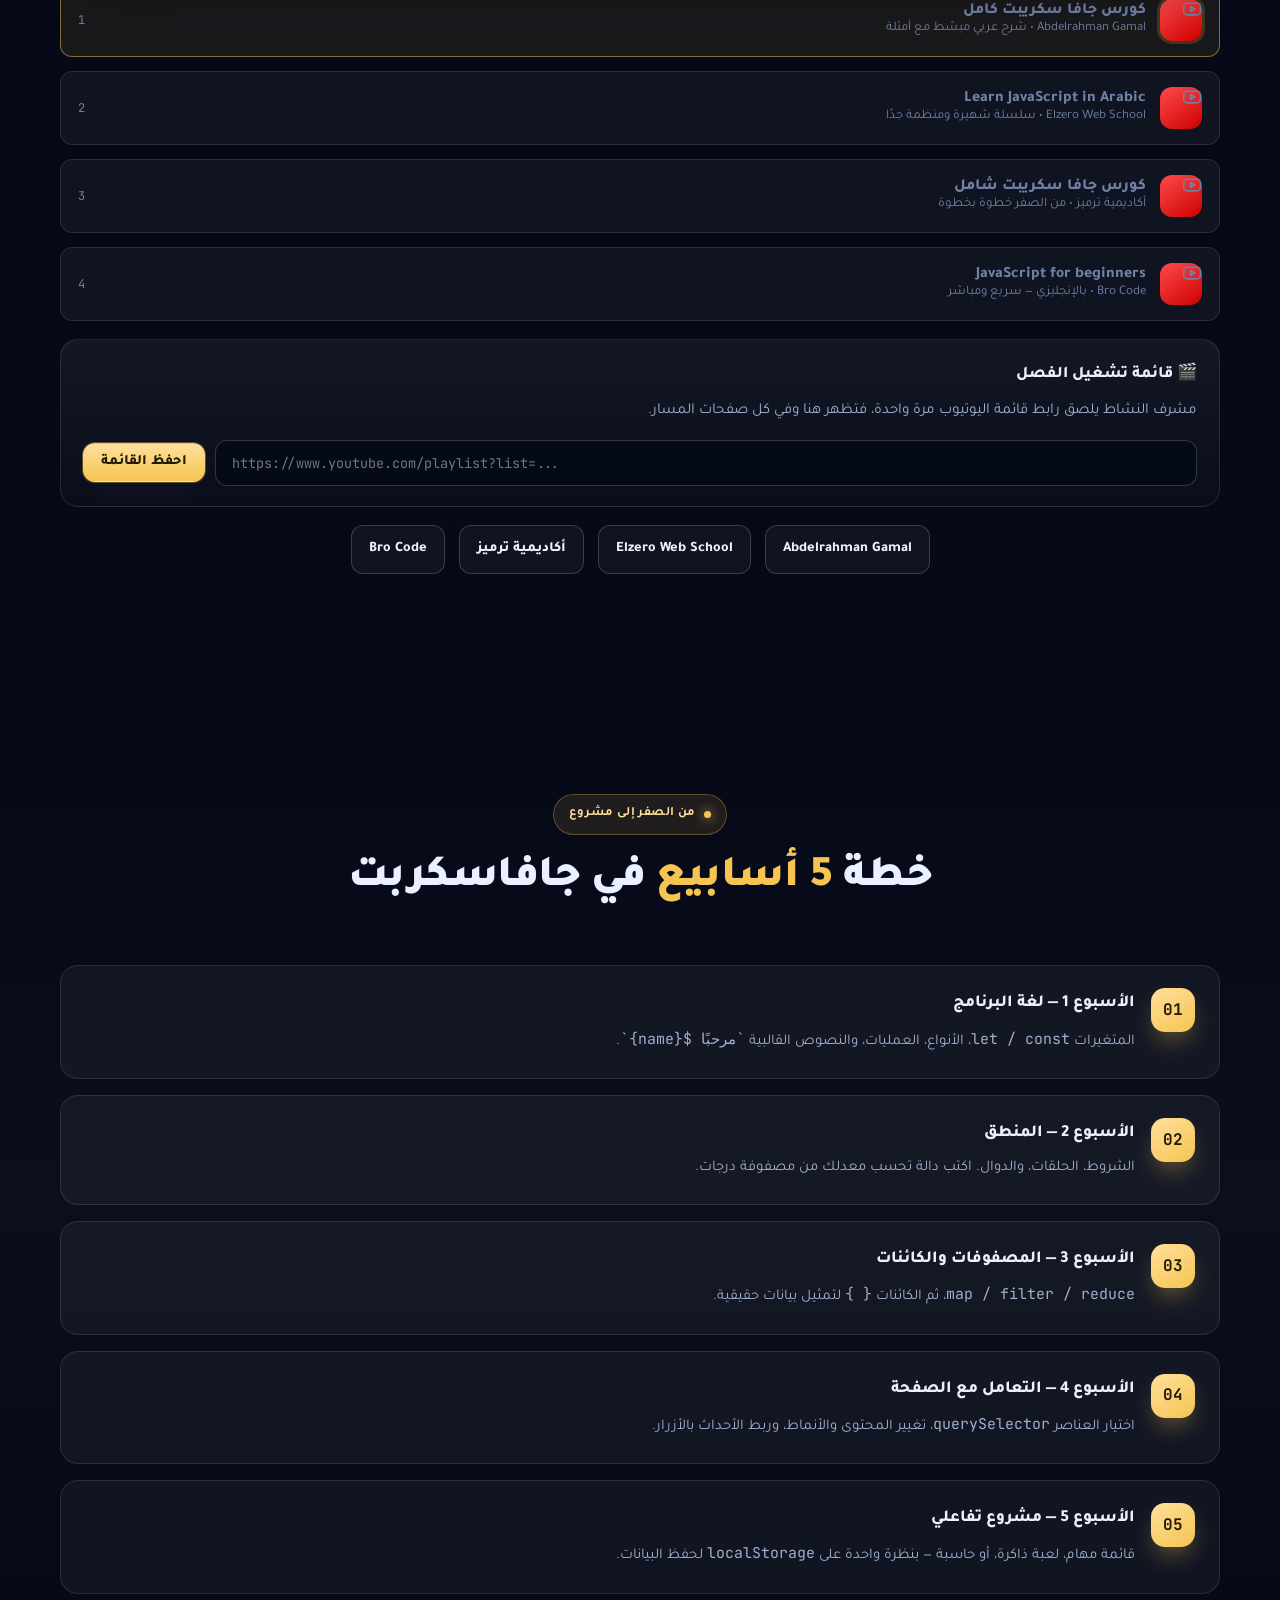
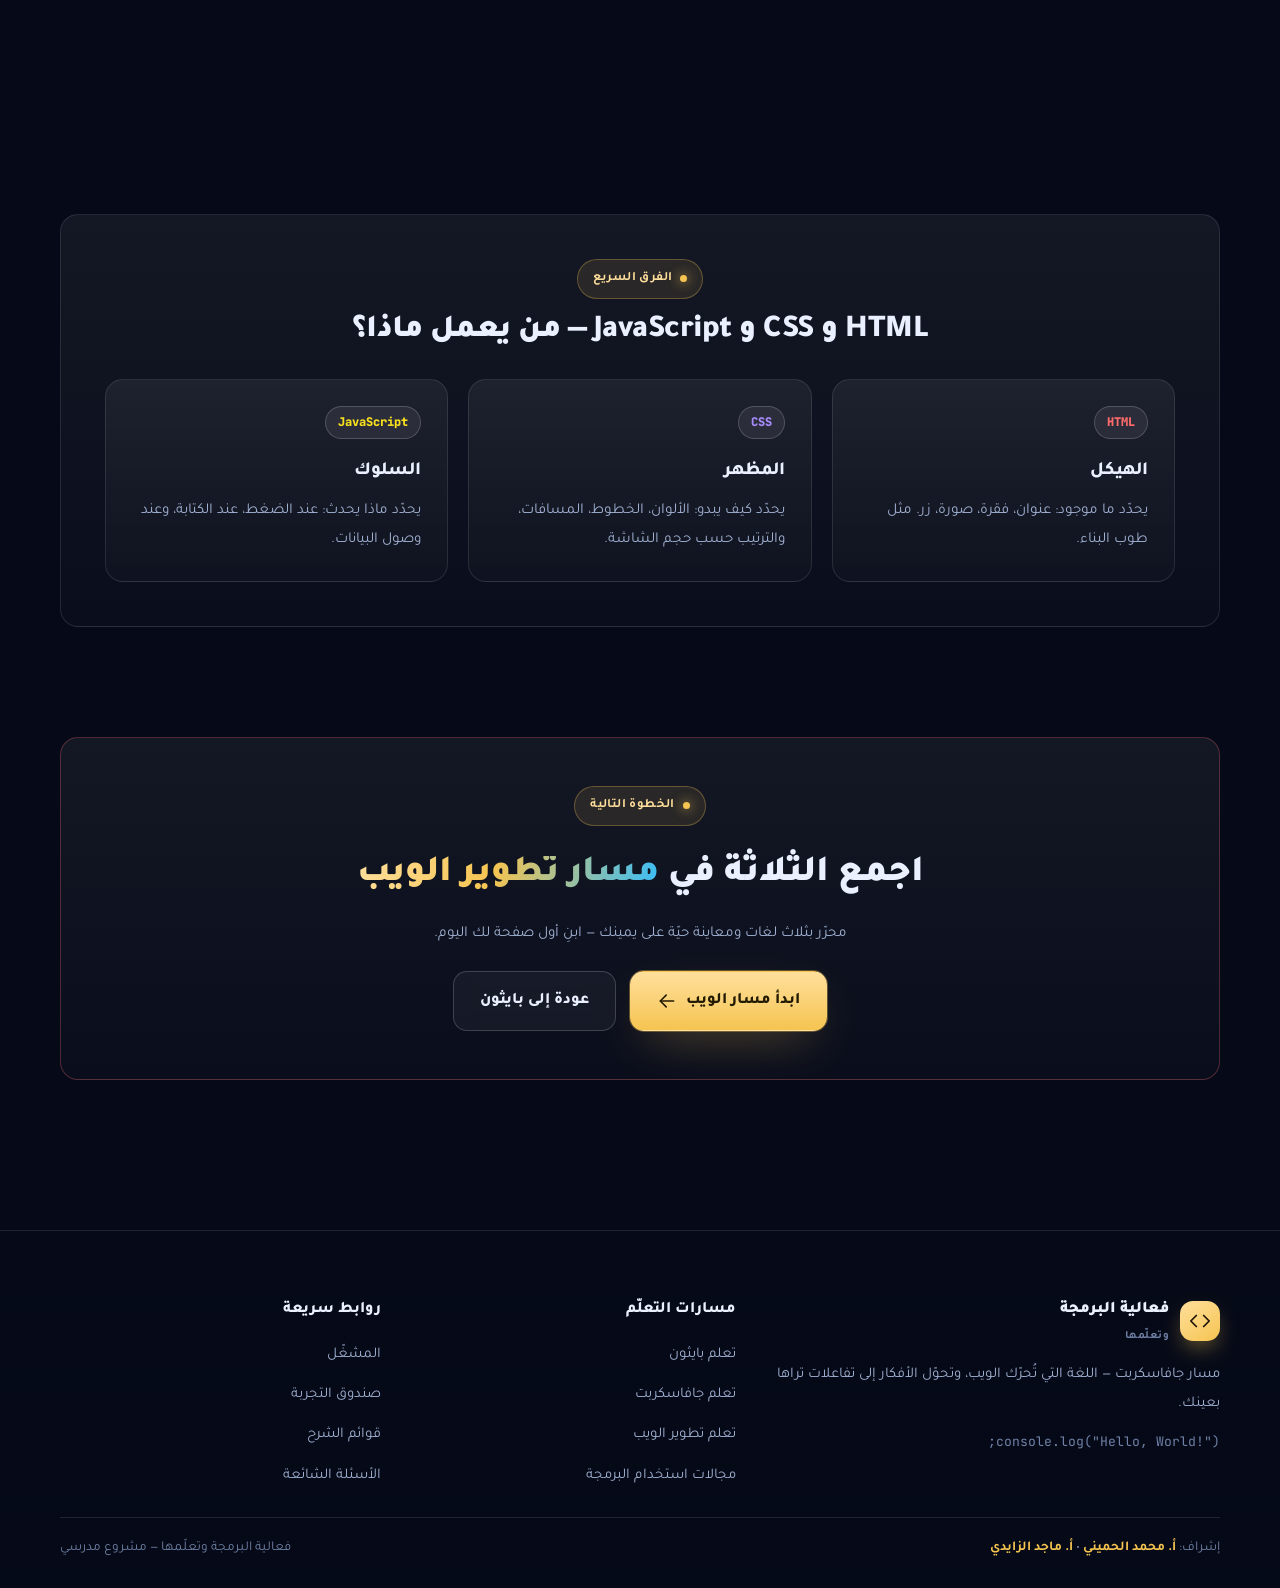
<file: javascript.html>
<!DOCTYPE html>
<html lang="ar" dir="rtl">
<head>
<meta charset="UTF-8">
<meta name="viewport" content="width=device-width, initial-scale=1">
<title>مسار جافاسكربت | فعالية البرمجة وتعلّمها</title>
<meta name="description" content="تعلّم JavaScript داخل المتصفح: شغّل أكوادًا جاهزة، عدّل الصفحة نفسها بالكود، وتابع قوائم شرح عربية على يوتيوب.">
<meta name="theme-color" content="#060a18">
<link rel="icon" href="data:image/svg+xml,<svg xmlns='http://www.w3.org/2000/svg' viewBox='0 0 100 100'><text y='.9em' font-size='90'>⚡</text></svg>">
<link rel="preconnect" href="https://fonts.googleapis.com">
<link rel="preconnect" href="https://fonts.gstatic.com" crossorigin>
<link href="https://fonts.googleapis.com/css2?family=Tajawal:wght@400;500;700;800;900&family=Cairo:wght@600;800;900&family=JetBrains+Mono:wght@400;700&display=swap" rel="stylesheet">
<link rel="stylesheet" href="assets/css/style.css">
<link rel="stylesheet" href="assets/css/layout.css">
</head>
<body data-lang="javascript">

<div class="bg-fx"><div class="stars"></div></div>

<header class="nav" id="nav">
  <div class="wrap nav__in">
    <a class="brand" href="index.html">
      <span class="brand__mark"><svg class="ic"><use href="#i-code"/></svg></span>
      <span>فعالية البرمجة<small>وتعلّمها</small></span>
    </a>
    <nav class="nav__links">
      <a href="index.html">الرئيسية</a>
      <a href="index.html#why">ليش البرمجة</a>
      <a href="index.html#fields">المجالات</a>
      <a href="index.html#faq">الأسئلة</a>
      <a href="python.html">بايثون</a>
      <a href="javascript.html" class="active">جافاسكربت</a>
      <a href="web.html">تطوير الويب</a>
    </nav>
    <div class="nav__cta">
      <a class="btn btn--gold btn--sm" href="#play">شغّل كود <svg class="ic"><use href="#i-terminal"/></svg></a>
      <button class="burger" id="burger" aria-label="القائمة" aria-expanded="false">
        <svg class="ic"><use href="#i-menu"/></svg>
      </button>
    </div>
  </div>
  <nav class="nav__mobile" id="navMobile">
    <a href="index.html">الرئيسية</a>
    <a href="#play">مشغّل جافاسكربت</a>
    <a href="#sandbox">صندوق التجربة</a>
    <a href="#videos">قوائم الشرح</a>
    <a href="#roadmap">خطة 5 أسابيع</a>
    <a href="python.html">مسار بايثون</a>
    <a href="web.html">مسار تطوير الويب</a>
  </nav>
</header>

<main>

<section class="pagehead pagehead--js">
  <div class="wrap">
    <div class="logo">JS</div>
    <span class="kicker"><i></i> المسار الثاني • لغة المتصفح</span>
    <h1>تعلّم <span class="grad">جافاسكربت</span> وشاهد النتيجة فورًا</h1>
    <p>كل موقع تزوره يستخدم JavaScript: الأزرار، النوافذ، الحركات، والألعاب. هنا ستكتب كودًا يغيّر <b class="hl">هذه الصفحة نفسها</b> — لا يوجد شرح أقرب من التجربة.</p>
    <div class="tabs">
      <a class="btn btn--gold btn--sm" href="#play">ابدأ بتشغيل كود <svg class="ic"><use href="#i-play"/></svg></a>
      <a class="btn btn--ghost btn--sm" href="#sandbox">صندوق التجربة</a>
      <a class="btn btn--ghost btn--sm" href="#videos">قوائم الشرح</a>
    </div>
  </div>
</section>

<!-- ============ المشغّل ============ -->
<section class="section" id="play" style="padding-top:clamp(34px,5vw,56px)">
  <div class="wrap">
    <div class="head">
      <span class="kicker"><i></i> محرّر حيّ</span>
      <h2>مشغّل <span class="hl">JavaScript</span></h2>
      <p>٨ أمثلة متدرجة — من الطباعة إلى تعديل عناصر الصفحة. المحرّر يستخدم محرك متصفحك الحقيقي.</p>
    </div>

    <div class="snippets" id="snippets"></div>

    <div class="btn-row" style="justify-content:space-between;align-items:center;margin-bottom:14px">
      <span class="mono" style="font-size:.8rem;color:var(--muted-2)">Engine: V8 / محرك متصفحك • آخر إصدار</span>
      <label style="display:flex;gap:8px;align-items:center;font-size:.85rem;color:var(--muted)">
        مدخل تجريبي لـ prompt():
        <input id="promptVal" value="10" style="width:80px;padding:7px 10px;border-radius:9px;background:#050a17;border:1px solid var(--line-2);color:var(--text);font-family:var(--mono)">
      </label>
    </div>

    <div class="play">
      <div class="editor">
        <div class="editor__bar">
          <span class="dots"><i></i><i></i><i></i></span>
          <span class="fname">script.js</span>
          <span class="spacer"></span>
          <span class="mono" style="font-size:.72rem;color:var(--muted-2)">JavaScript ES6+</span>
        </div>
        <textarea id="code" spellcheck="false" aria-label="محرر كود جافاسكربت"></textarea>
        <div class="editor__foot">
          <button class="btn btn--gold btn--sm" id="run"><svg class="ic"><use href="#i-play"/></svg> شغّل الكود</button>
          <button class="btn btn--ghost btn--sm" id="stop"><svg class="ic"><use href="#i-stop"/></svg> إيقاف المؤقّتات</button>
          <button class="btn btn--ghost btn--sm" id="clear">مسح النتيجة</button>
          <button class="btn btn--ghost btn--sm" id="copy">نسخ الكود</button>
          <button class="btn btn--ghost btn--sm" id="download">تنزيل .js</button>
          <button class="btn btn--ghost btn--sm" id="reset">مثال أول</button>
        </div>
      </div>

      <div class="output">
        <div class="output__bar">
          <span class="fname">🖥 Console — سجلّ المتصفح</span>
          <span class="spacer"></span>
          <span class="mono" style="font-size:.72rem;color:var(--muted-2)">Ctrl + Enter</span>
        </div>
        <div class="output__body" id="out" aria-live="polite"></div>
      </div>
    </div>
  </div>
</section>

<!-- ============ صندوق التجربة ============ -->
<section class="section section--alt" id="sandbox">
  <div class="wrap">
    <div class="head">
      <span class="kicker"><i></i> DOM</span>
      <h2>صندوق <span class="grad">التجربة</span></h2>
      <p>شغّل مثال «تعديل الصفحة (DOM)» أو «ربط زر بحدث» من الأعلى، ثم انزل إلى هنا وسترى الكود قد غيّر هذه العناصر فعلًا.</p>
    </div>

    <div class="grid g3" style="align-items:stretch">
      <div class="card" style="display:grid;place-items:center;gap:18px">
        <div id="jsBox" style="width:120px;height:120px;border-radius:26px;display:grid;place-items:center;font-weight:900;font-size:1.5rem;color:#231a02;background:linear-gradient(145deg,#f7df1e,#f5c451);transition:all .5s cubic-bezier(.2,.8,.2,1)">JS</div>
        <p style="margin:0;text-align:center">مربّع يتغيّر لونه ودورانه بالكود</p>
      </div>
      <div class="card" style="display:grid;gap:16px;align-content:center">
        <h3 style="margin:0">نص قابل للتعديل</h3>
        <p id="jsOut" class="mono" style="margin:0;padding:14px;border-radius:12px;background:#050a17;border:1px dashed var(--line-2);color:var(--cyan);font-size:.85rem;direction:rtl">هذا النص لم يلمسه أي كود بعد…</p>
      </div>
      <div class="card" style="display:grid;gap:16px;align-content:center">
        <h3 style="margin:0">زر مرتبط بحدث</h3>
        <button id="jsBtn" style="padding:14px 22px;border-radius:14px;border:0;cursor:pointer;font-family:inherit;font-weight:900;font-size:1rem;background:linear-gradient(180deg,#ffdf9b,#f5c451);color:#231a02">اضغطني</button>
        <p style="margin:0">الحدث <span class="mono">onclick</span> يستدعي دالة عند الضغط.</p>
      </div>
    </div>
  </div>
</section>

<!-- ============ الفيديوهات ============ -->
<section class="section" id="videos">
  <div class="wrap">
    <div class="head">
      <span class="kicker"><i></i> تعلّم بالعين والأذن</span>
      <h2 id="videoTitle">قوائم شرح جافاسكربت بالعربي</h2>
      <p>اضغط أي قائمة لتشتغل هنا مباشرة، أو افتحها في يوتيوب من الأزرار أسفل الصفحة.</p>
    </div>

    <div class="videos">
      <div class="player" id="player">
        <div class="player__ph">
          <svg class="ic" viewBox="0 0 24 24"><use href="#i-youtube"/></svg>
          <p style="margin:0">اختر قائمة من الأسفل لتبدأ المشاهدة</p>
        </div>
      </div>
      <div class="vid-grid" id="videoGrid"></div>
    </div>

    <div id="playlistSlot" style="margin-top:18px"></div>
    <div id="videoLinks" style="margin-top:18px"></div>
  </div>
</section>

<!-- ============ خطة ============ -->
<section class="section section--alt" id="roadmap">
  <div class="wrap">
    <div class="head">
      <span class="kicker"><i></i> من الصفر إلى مشروع</span>
      <h2>خطة <span class="hl">5 أسابيع</span> في جافاسكربت</h2>
    </div>
    <div class="steps" data-stagger>
      <div class="step"><span class="step__n"></span><div><h4>الأسبوع 1 — لغة البرنامج</h4><p>المتغيرات <span class="mono">let / const</span>، الأنواع، العمليات، والنصوص القالبية <span class="mono">`مرحبًا ${name}`</span>.</p></div></div>
      <div class="step"><span class="step__n"></span><div><h4>الأسبوع 2 — المنطق</h4><p>الشروط، الحلقات، والدوال. اكتب دالة تحسب معدلك من مصفوفة درجات.</p></div></div>
      <div class="step"><span class="step__n"></span><div><h4>الأسبوع 3 — المصفوفات والكائنات</h4><p><span class="mono">map / filter / reduce</span>، ثم الكائنات <span class="mono">{ }</span> لتمثيل بيانات حقيقية.</p></div></div>
      <div class="step"><span class="step__n"></span><div><h4>الأسبوع 4 — التعامل مع الصفحة</h4><p>اختيار العناصر <span class="mono">querySelector</span>، تغيير المحتوى والأنماط، وربط الأحداث بالأزرار.</p></div></div>
      <div class="step"><span class="step__n"></span><div><h4>الأسبوع 5 — مشروع تفاعلي</h4><p>قائمة مهام، لعبة ذاكرة، أو حاسبة — بنظرة واحدة على <span class="mono">localStorage</span> لحفظ البيانات.</p></div></div>
    </div>
  </div>
</section>

<!-- ============ مقارنة ============ -->
<section class="section">
  <div class="wrap">
    <div class="card" style="padding:clamp(26px,5vw,44px)">
      <div class="head center" style="margin-bottom:26px">
        <span class="kicker"><i></i> الفرق السريع</span>
        <h2 style="font-size:clamp(1.3rem,4vw,2rem)">HTML و CSS و JavaScript — من يعمل ماذا؟</h2>
      </div>
      <div class="grid g3">
        <div class="card"><span class="tag mono" style="color:var(--web)">HTML</span><h3>الهيكل</h3><p>يحدّد ما موجود: عنوان، فقرة، صورة، زر. مثل طوب البناء.</p></div>
        <div class="card"><span class="tag mono" style="color:var(--violet)">CSS</span><h3>المظهر</h3><p>يحدّد كيف يبدو: الألوان، الخطوط، المسافات، والترتيب حسب حجم الشاشة.</p></div>
        <div class="card"><span class="tag mono" style="color:var(--js)">JavaScript</span><h3>السلوك</h3><p>يحدّد ماذا يحدث: عند الضغط، عند الكتابة، وعند وصول البيانات.</p></div>
      </div>
    </div>
  </div>
</section>

<!-- ============ الانتقال ============ -->
<section class="section" style="padding-top:0">
  <div class="wrap">
    <div class="card" style="text-align:center;padding:clamp(28px,5vw,48px);border-color:rgba(255,107,107,.28)">
      <span class="kicker"><i></i> الخطوة التالية</span>
      <h2 style="margin:14px 0 10px;font-size:clamp(1.4rem,4.4vw,2.3rem);font-weight:900">اجمع الثلاثة في <span class="grad">مسار تطوير الويب</span></h2>
      <p style="max-width:52ch;margin:0 auto 22px;color:var(--muted)">محرّر بثلاث لغات ومعاينة حيّة على يمينك — ابنِ أول صفحة لك اليوم.</p>
      <div class="btn-row" style="justify-content:center">
        <a class="btn btn--gold" href="web.html">ابدأ مسار الويب <svg class="ic"><use href="#i-arrow"/></svg></a>
        <a class="btn btn--ghost" href="python.html">عودة إلى بايثون</a>
      </div>
    </div>
  </div>
</section>

</main>

<footer class="footer">
  <div class="wrap">
    <div class="footer__grid">
      <div>
        <a class="brand" href="index.html">
          <span class="brand__mark"><svg class="ic"><use href="#i-code"/></svg></span>
          <span>فعالية البرمجة<small>وتعلّمها</small></span>
        </a>
        <p style="margin-top:14px">مسار جافاسكربت — اللغة التي تُحرّك الويب، وتحوّل الأفكار إلى تفاعلات تراها بعينك.</p>
        <p class="mono" style="color:var(--muted-2);font-size:.82rem">console.log("Hello, World!");</p>
      </div>
      <div><h4>مسارات التعلّم</h4><ul>
        <li><a href="python.html">تعلم بايثون</a></li>
        <li><a href="javascript.html">تعلم جافاسكربت</a></li>
        <li><a href="web.html">تعلم تطوير الويب</a></li>
        <li><a href="index.html#fields">مجالات استخدام البرمجة</a></li>
      </ul></div>
      <div><h4>روابط سريعة</h4><ul>
        <li><a href="#play">المشغّل</a></li>
        <li><a href="#sandbox">صندوق التجربة</a></li>
        <li><a href="#videos">قوائم الشرح</a></li>
        <li><a href="index.html#faq">الأسئلة الشائعة</a></li>
      </ul></div>
    </div>
    <div class="footer__bar">
      <span>إشراف: <b>أ. محمد الحميني</b> • <b>أ. ماجد الزايدي</b></span>
      <span>فعالية البرمجة وتعلّمها — مشروع مدرسي</span>
    </div>
  </div>
</footer>

<button class="top-btn" id="topBtn" aria-label="للأعلى"><svg class="ic"><use href="#i-up"/></svg></button>
<div class="toast" id="toast" role="status" aria-live="polite"></div>

<script src="assets/js/icons.js"></script>
<script src="assets/js/main.js"></script>
<script src="assets/js/playground.js"></script>
</body>
</html>
</file>
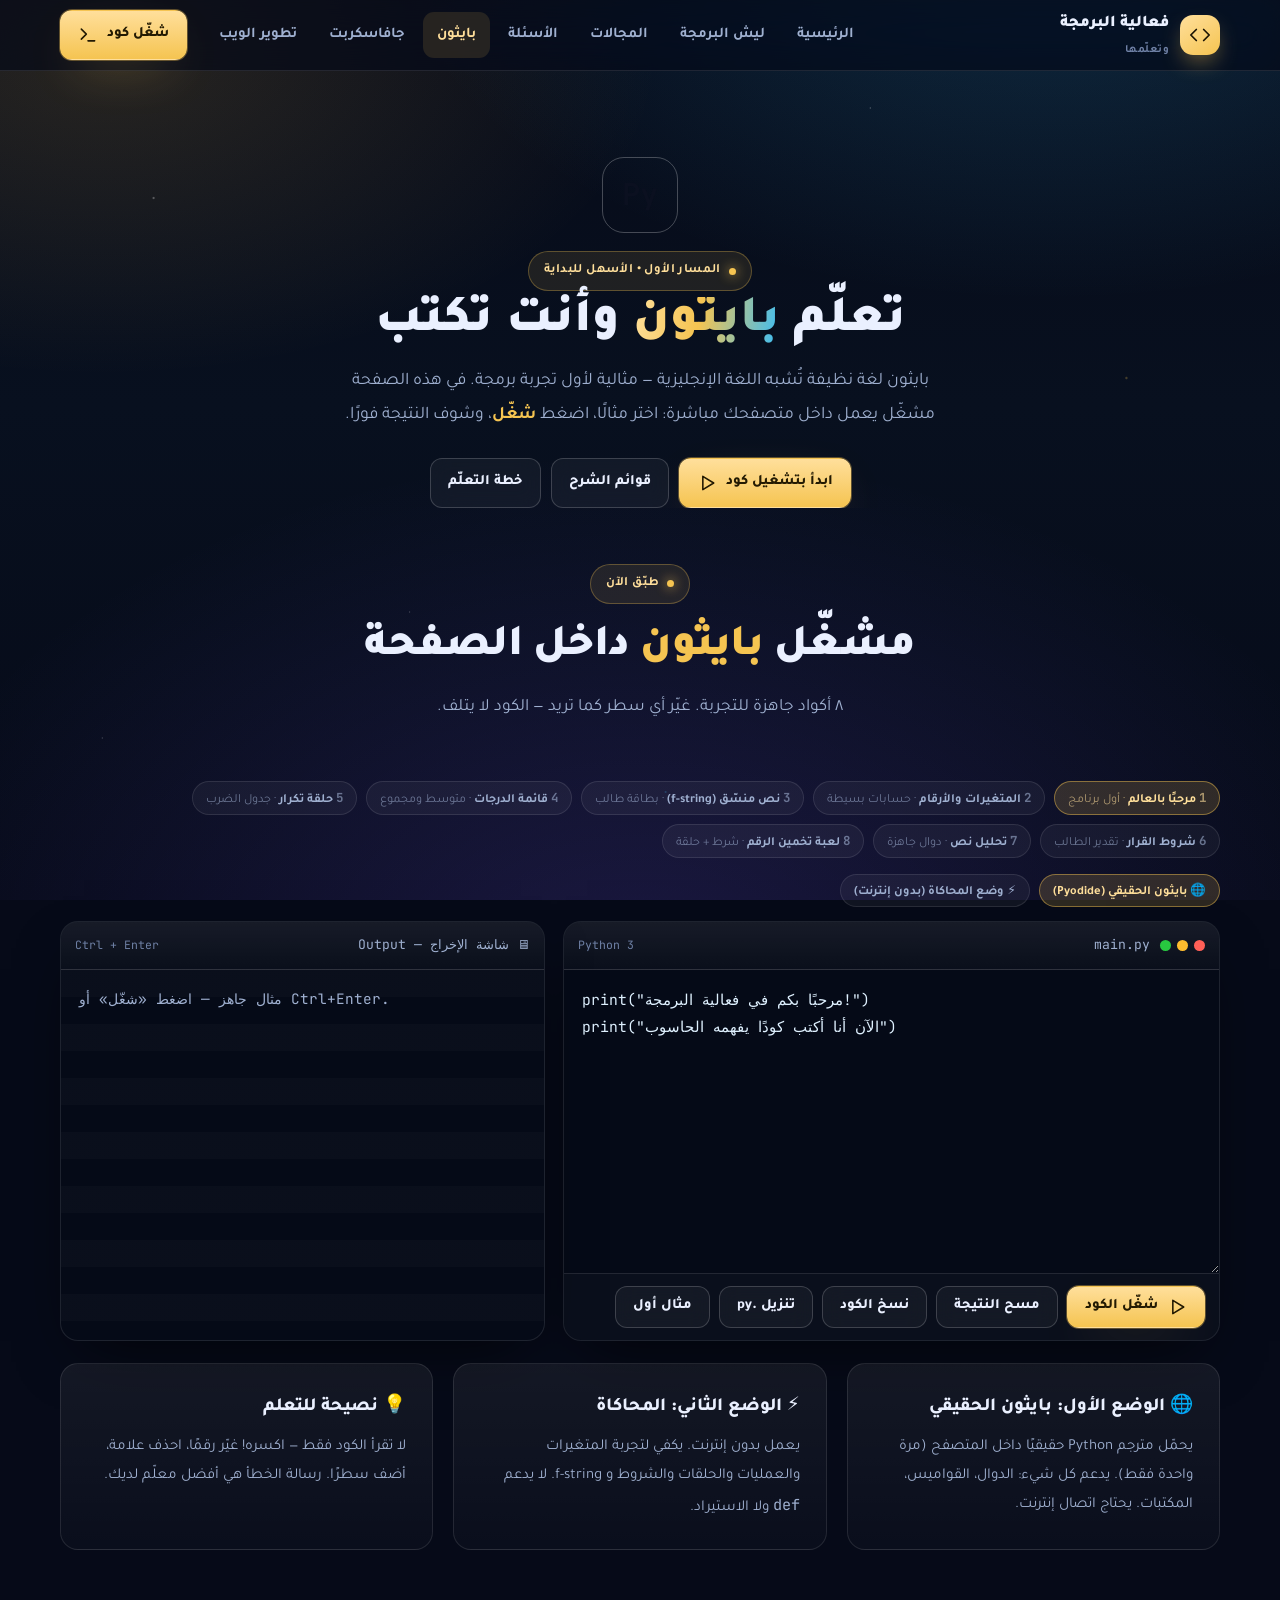
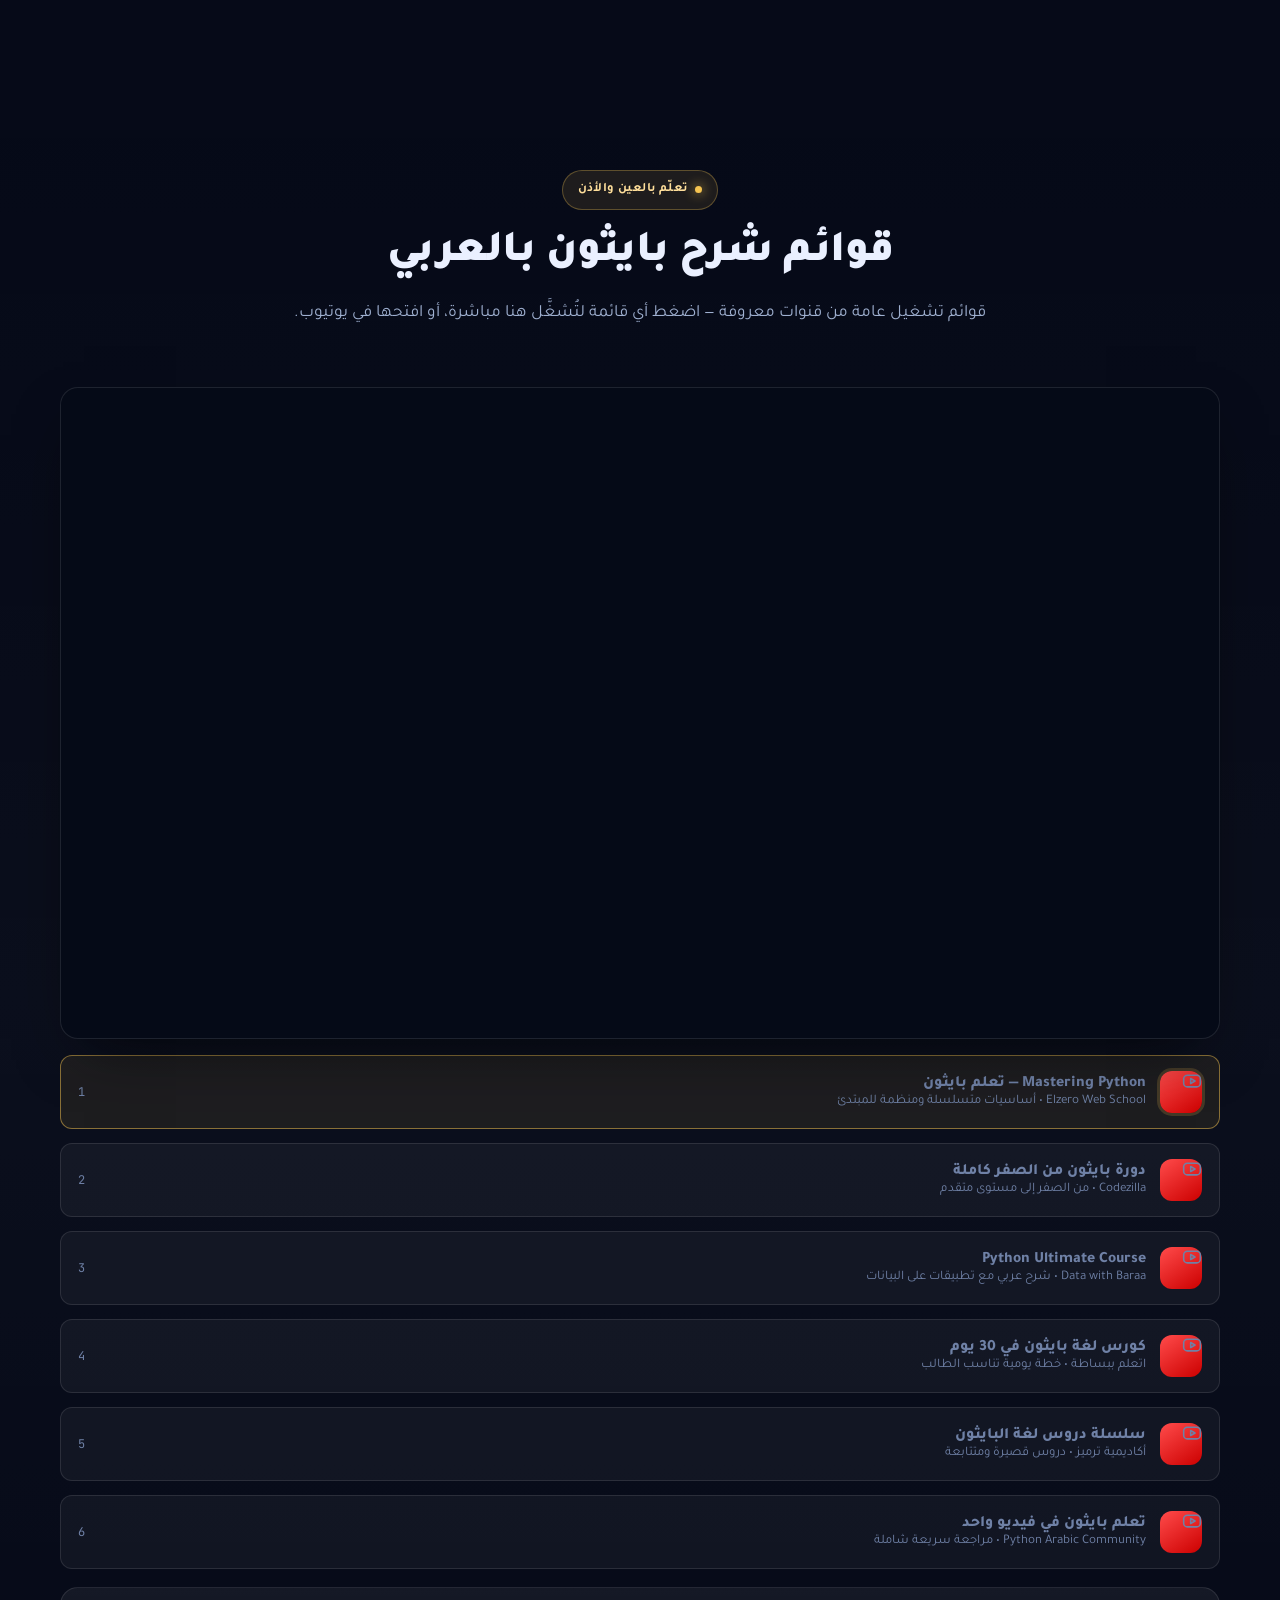
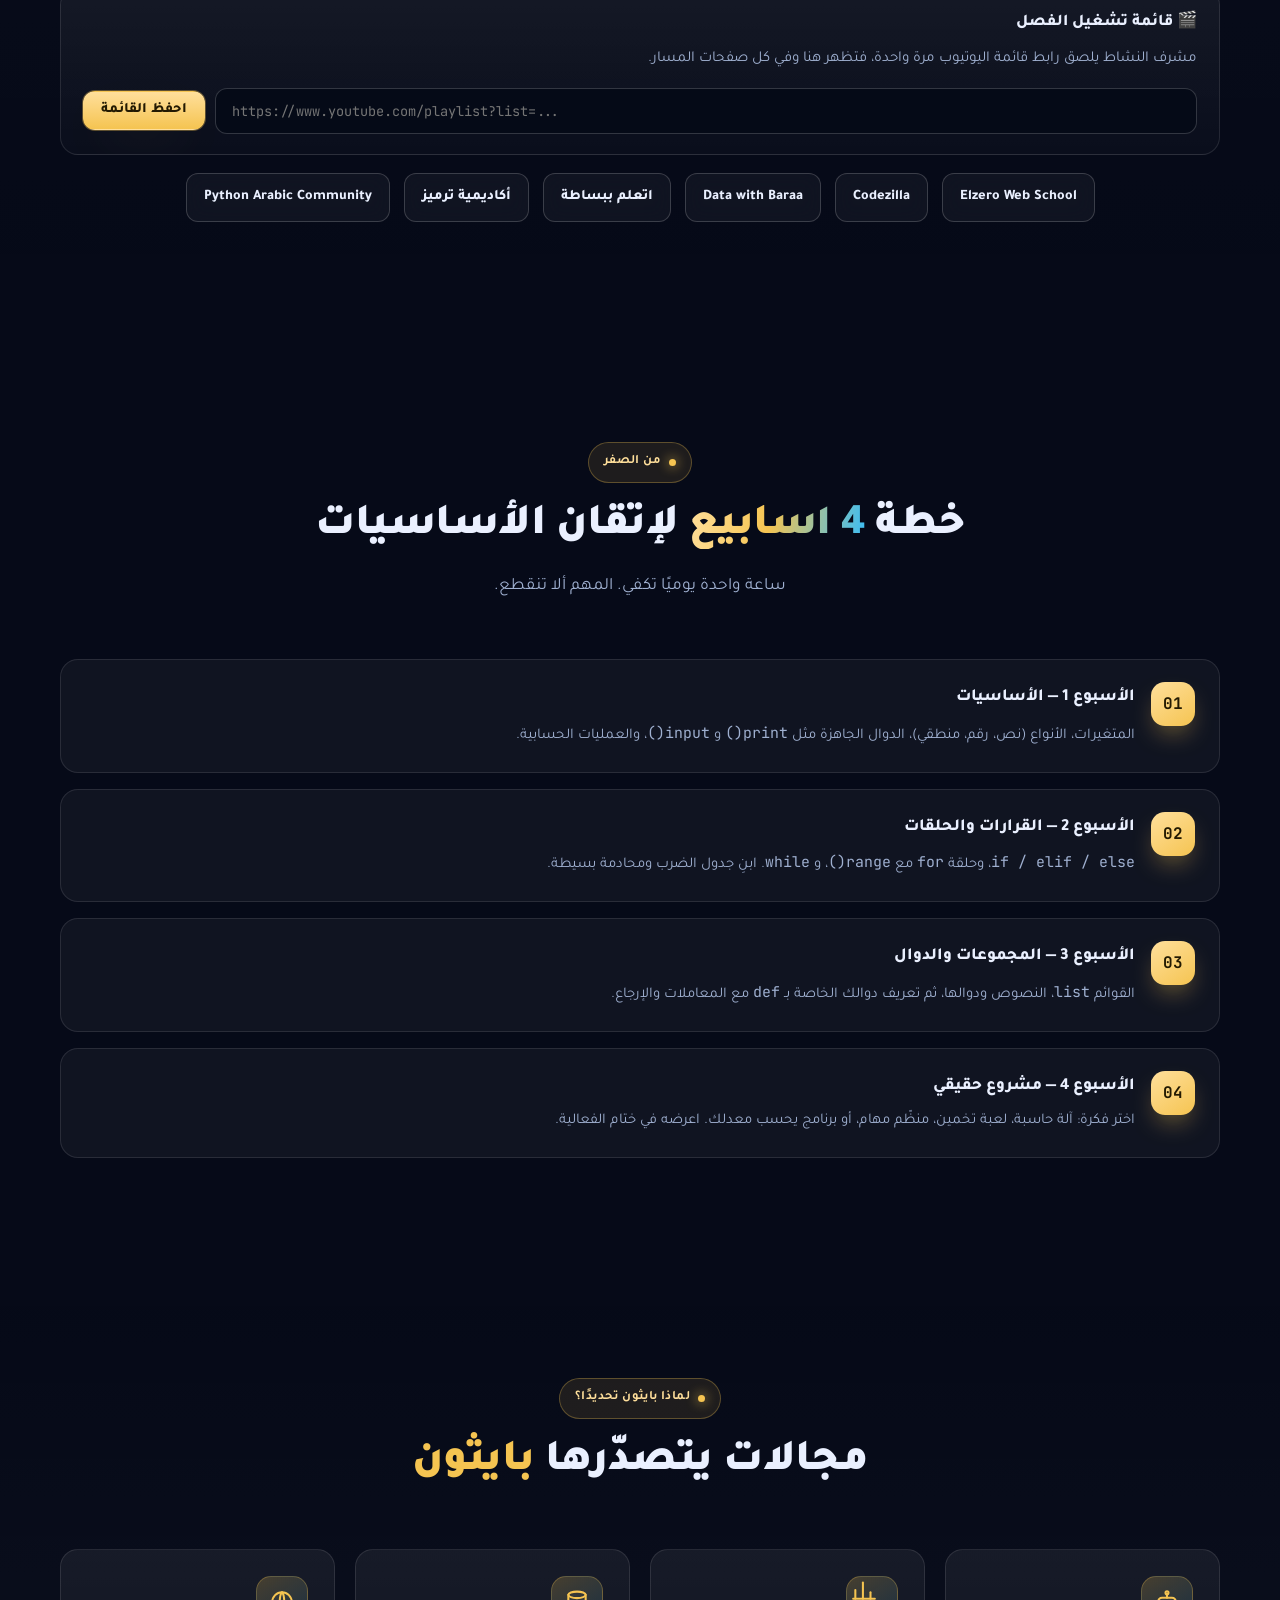
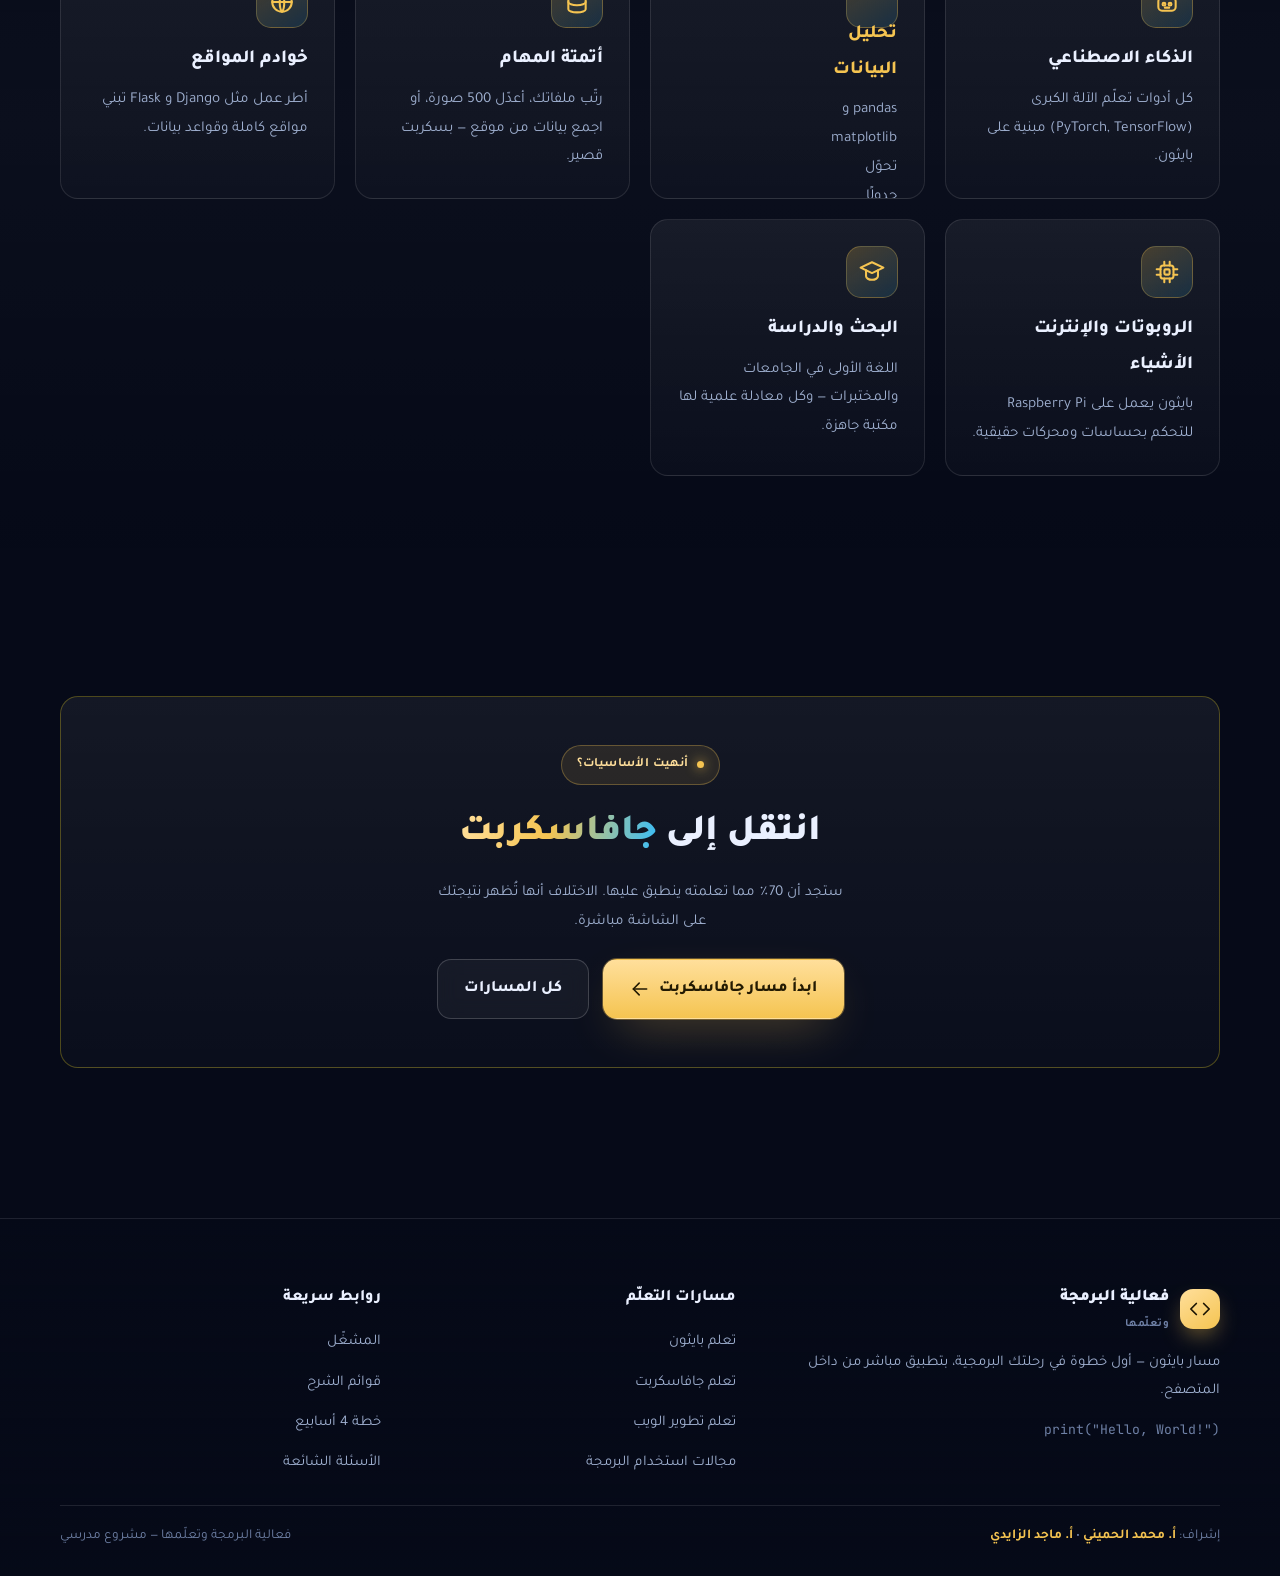
<file: python.html>
<!DOCTYPE html>
<html lang="ar" dir="rtl">
<head>
<meta charset="UTF-8">
<meta name="viewport" content="width=device-width, initial-scale=1">
<title>مسار بايثون | فعالية البرمجة وتعلّمها</title>
<meta name="description" content="تعلّم بايثون داخل المتصفح: شغّل أكوادًا جاهزة، جرّب كتابتها بنفسك، وتابع قوائم شرح عربية على يوتيوب.">
<meta name="theme-color" content="#060a18">
<link rel="icon" href="data:image/svg+xml,<svg xmlns='http://www.w3.org/2000/svg' viewBox='0 0 100 100'><text y='.9em' font-size='90'>🐍</text></svg>">
<link rel="preconnect" href="https://fonts.googleapis.com">
<link rel="preconnect" href="https://fonts.gstatic.com" crossorigin>
<link href="https://fonts.googleapis.com/css2?family=Tajawal:wght@400;500;700;800;900&family=Cairo:wght@600;800;900&family=JetBrains+Mono:wght@400;700&display=swap" rel="stylesheet">
<link rel="stylesheet" href="assets/css/style.css">
<link rel="stylesheet" href="assets/css/layout.css">
</head>
<body data-lang="python">

<div class="bg-fx"><div class="stars"></div></div>

<header class="nav" id="nav">
  <div class="wrap nav__in">
    <a class="brand" href="index.html">
      <span class="brand__mark"><svg class="ic"><use href="#i-code"/></svg></span>
      <span>فعالية البرمجة<small>وتعلّمها</small></span>
    </a>
    <nav class="nav__links">
      <a href="index.html">الرئيسية</a>
      <a href="index.html#why">ليش البرمجة</a>
      <a href="index.html#fields">المجالات</a>
      <a href="index.html#faq">الأسئلة</a>
      <a href="python.html" class="active">بايثون</a>
      <a href="javascript.html">جافاسكربت</a>
      <a href="web.html">تطوير الويب</a>
    </nav>
    <div class="nav__cta">
      <a class="btn btn--gold btn--sm" href="#play">شغّل كود <svg class="ic"><use href="#i-terminal"/></svg></a>
      <button class="burger" id="burger" aria-label="القائمة" aria-expanded="false">
        <svg class="ic"><use href="#i-menu"/></svg>
      </button>
    </div>
  </div>
  <nav class="nav__mobile" id="navMobile">
    <a href="index.html">الرئيسية</a>
    <a href="#play">مشغّل بايثون</a>
    <a href="#videos">قوائم الشرح</a>
    <a href="#roadmap">خطة 4 أسابيع</a>
    <a href="#where">أين تُستخدم بايثون</a>
    <a href="javascript.html">مسار جافاسكربت</a>
    <a href="web.html">مسار تطوير الويب</a>
  </nav>
</header>

<main>

<!-- ============ رأس الصفحة ============ -->
<section class="pagehead">
  <div class="wrap">
    <div class="logo">Py</div>
    <span class="kicker"><i></i> المسار الأول • الأسهل للبداية</span>
    <h1>تعلّم <span class="grad">بايثون</span> وأنت تكتب</h1>
    <p>بايثون لغة نظيفة تُشبه اللغة الإنجليزية — مثالية لأول تجربة برمجة. في هذه الصفحة مشغّل يعمل داخل متصفحك مباشرة: اختر مثالًا، اضغط <b class="hl">شغّل</b>، وشوف النتيجة فورًا.</p>
    <div class="tabs">
      <a class="btn btn--gold btn--sm" href="#play">ابدأ بتشغيل كود <svg class="ic"><use href="#i-play"/></svg></a>
      <a class="btn btn--ghost btn--sm" href="#videos">قوائم الشرح</a>
      <a class="btn btn--ghost btn--sm" href="#roadmap">خطة التعلّم</a>
    </div>
  </div>
</section>

<!-- ============ المشغّل ============ -->
<section class="section" id="play" style="padding-top:clamp(34px,5vw,56px)">
  <div class="wrap">
    <div class="head">
      <span class="kicker"><i></i> طبّق الآن</span>
      <h2>مشغّل <span class="hl">بايثون</span> داخل الصفحة</h2>
      <p>٨ أكواد جاهزة للتجربة. غيّر أي سطر كما تريد — الكود لا يتلف.</p>
    </div>

    <div class="snippets" id="snippets"></div>

    <div class="btn-row" style="justify-content:space-between;align-items:center;margin-bottom:14px">
      <div style="display:flex;gap:9px;flex-wrap:wrap">
        <button class="chip active" data-mode="real">🌐 بايثون الحقيقي (Pyodide)</button>
        <button class="chip" data-mode="sim">⚡ وضع المحاكاة (بدون إنترنت)</button>
      </div>
      <span id="status" class="mono" style="font-size:.78rem;color:var(--muted-2)"></span>
    </div>

    <div class="play">
      <div class="editor">
        <div class="editor__bar">
          <span class="dots"><i></i><i></i><i></i></span>
          <span class="fname">main.py</span>
          <span class="spacer"></span>
          <span class="mono" style="font-size:.72rem;color:var(--muted-2)">Python 3</span>
        </div>
        <textarea id="code" spellcheck="false" aria-label="محرر كود بايثون"></textarea>
        <div class="editor__foot">
          <button class="btn btn--gold btn--sm" id="run"><svg class="ic"><use href="#i-play"/></svg> شغّل الكود</button>
          <button class="btn btn--ghost btn--sm" id="clear">مسح النتيجة</button>
          <button class="btn btn--ghost btn--sm" id="copy">نسخ الكود</button>
          <button class="btn btn--ghost btn--sm" id="download">تنزيل .py</button>
          <button class="btn btn--ghost btn--sm" id="reset">مثال أول</button>
        </div>
      </div>

      <div class="output">
        <div class="output__bar">
          <span class="fname">🖥 شاشة الإخراج — Output</span>
          <span class="spacer"></span>
          <span class="mono" style="font-size:.72rem;color:var(--muted-2)">Ctrl + Enter</span>
        </div>
        <div class="output__body" id="out" aria-live="polite"></div>
      </div>
    </div>

    <div class="grid g3" style="margin-top:22px">
      <div class="card"><h3 style="margin-top:0">🌐 الوضع الأول: بايثون الحقيقي</h3>
        <p>يحمّل مترجم Python حقيقيًا داخل المتصفح (مرة واحدة فقط). يدعم كل شيء: الدوال، القواميس، المكتبات. يحتاج اتصال إنترنت.</p></div>
      <div class="card"><h3 style="margin-top:0">⚡ الوضع الثاني: المحاكاة</h3>
        <p>يعمل بدون إنترنت. يكفي لتجربة المتغيرات والعمليات والحلقات والشروط و f-string. لا يدعم <span class="mono">def</span> ولا الاستيراد.</p></div>
      <div class="card"><h3 style="margin-top:0">💡 نصيحة للتعلم</h3>
        <p>لا تقرأ الكود فقط — اكسره! غيّر رقمًا، احذف علامة، أضف سطرًا. رسالة الخطأ هي أفضل معلّم لديك.</p></div>
    </div>
  </div>
</section>

<!-- ============ الفيديوهات ============ -->
<section class="section section--alt" id="videos">
  <div class="wrap">
    <div class="head">
      <span class="kicker"><i></i> تعلّم بالعين والأذن</span>
      <h2 id="videoTitle">قوائم شرح بايثون بالعربي</h2>
      <p>قوائم تشغيل عامة من قنوات معروفة — اضغط أي قائمة لتُشغَّل هنا مباشرة، أو افتحها في يوتيوب.</p>
    </div>

    <div class="videos">
      <div class="player" id="player">
        <div class="player__ph">
          <svg class="ic" viewBox="0 0 24 24"><use href="#i-youtube"/></svg>
          <p style="margin:0">اختر قائمة من الأسفل لتبدأ المشاهدة</p>
        </div>
      </div>
      <div class="vid-grid" id="videoGrid"></div>
    </div>

    <div id="playlistSlot" style="margin-top:18px"></div>
    <div id="videoLinks" style="margin-top:18px"></div>
  </div>
</section>

<!-- ============ خطة 4 أسابيع ============ -->
<section class="section" id="roadmap">
  <div class="wrap">
    <div class="head">
      <span class="kicker"><i></i> من الصفر</span>
      <h2>خطة <span class="grad">4 أسابيع</span> لإتقان الأساسيات</h2>
      <p>ساعة واحدة يوميًا تكفي. المهم ألا تنقطع.</p>
    </div>
    <div class="steps" data-stagger>
      <div class="step"><span class="step__n"></span><div><h4>الأسبوع 1 — الأساسيات</h4><p>المتغيرات، الأنواع (نص، رقم، منطقي)، الدوال الجاهزة مثل <span class="mono">print()</span> و <span class="mono">input()</span>، والعمليات الحسابية.</p></div></div>
      <div class="step"><span class="step__n"></span><div><h4>الأسبوع 2 — القرارات والحلقات</h4><p><span class="mono">if / elif / else</span>، وحلقة <span class="mono">for</span> مع <span class="mono">range()</span>، و <span class="mono">while</span>. ابنِ جدول الضرب ومحادمة بسيطة.</p></div></div>
      <div class="step"><span class="step__n"></span><div><h4>الأسبوع 3 — المجموعات والدوال</h4><p>القوائم <span class="mono">list</span>، النصوص ودوالها، ثم تعريف دوالك الخاصة بـ <span class="mono">def</span> مع المعاملات والإرجاع.</p></div></div>
      <div class="step"><span class="step__n"></span><div><h4>الأسبوع 4 — مشروع حقيقي</h4><p>اختر فكرة: آلة حاسبة، لعبة تخمين، منظّم مهام، أو برنامج يحسب معدلك. اعرضه في ختام الفعالية.</p></div></div>
    </div>
  </div>
</section>

<!-- ============ أين تُستخدم ============ -->
<section class="section section--alt" id="where">
  <div class="wrap">
    <div class="head">
      <span class="kicker"><i></i> لماذا بايثون تحديدًا؟</span>
      <h2>مجالات يتصدّرها <span class="hl">بايثون</span></h2>
    </div>
    <div class="grid auto" data-stagger>
      <article class="card"><div class="card__icon"><svg class="ic"><use href="#i-robot"/></svg></div><h3>الذكاء الاصطناعي</h3><p>كل أدوات تعلّم الآلة الكبرى (PyTorch, TensorFlow) مبنية على بايثون.</p></article>
      <article class="card"><div class="card__icon"><svg class="ic"><use href="#i-chart"/></svg><h3>تحليل البيانات</h3><p>pandas و matplotlib تحوّل جدولًا ضخمًا إلى قرار واضح ورسم مفهوم.</p></article>
      <article class="card"><div class="card__icon"><svg class="ic"><use href="#i-database"/></svg></div><h3>أتمتة المهام</h3><p>رتّب ملفاتك، أعدّل 500 صورة، أو اجمع بيانات من موقع — بسكربت قصير.</p></article>
      <article class="card"><div class="card__icon"><svg class="ic"><use href="#i-globe"/></svg></div><h3>خوادم المواقع</h3><p>أطر عمل مثل Django و Flask تبني مواقع كاملة وقواعد بيانات.</p></article>
      <article class="card"><div class="card__icon"><svg class="ic"><use href="#i-cpu"/></svg></div><h3>الروبوتات والإنترنت الأشياء</h3><p>بايثون يعمل على Raspberry Pi للتحكم بحساسات ومحركات حقيقية.</p></article>
      <article class="card"><div class="card__icon"><svg class="ic"><use href="#i-grad"/></svg></div><h3>البحث والدراسة</h3><p>اللغة الأولى في الجامعات والمختبرات — وكل معادلة علمية لها مكتبة جاهزة.</p></article>
    </div>
  </div>
</section>

<!-- ============ الانتقال للمسار التالي ============ -->
<section class="section">
  <div class="wrap">
    <div class="card" style="text-align:center;padding:clamp(28px,5vw,48px);border-color:rgba(247,223,30,.28)">
      <span class="kicker"><i></i> أنهيت الأساسيات؟</span>
      <h2 style="margin:14px 0 10px;font-size:clamp(1.4rem,4.4vw,2.3rem);font-weight:900">انتقل إلى <span class="grad">جافاسكربت</span></h2>
      <p style="max-width:52ch;margin:0 auto 22px;color:var(--muted)">ستجد أن 70٪ مما تعلمته ينطبق عليها. الاختلاف أنها تُظهر نتيجتك على الشاشة مباشرة.</p>
      <div class="btn-row" style="justify-content:center">
        <a class="btn btn--gold" href="javascript.html">ابدأ مسار جافاسكربت <svg class="ic"><use href="#i-arrow"/></svg></a>
        <a class="btn btn--ghost" href="index.html#paths">كل المسارات</a>
      </div>
    </div>
  </div>
</section>

</main>

<footer class="footer">
  <div class="wrap">
    <div class="footer__grid">
      <div>
        <a class="brand" href="index.html">
          <span class="brand__mark"><svg class="ic"><use href="#i-code"/></svg></span>
          <span>فعالية البرمجة<small>وتعلّمها</small></span>
        </a>
        <p style="margin-top:14px">مسار بايثون — أول خطوة في رحلتك البرمجية، بتطبيق مباشر من داخل المتصفح.</p>
        <p class="mono" style="color:var(--muted-2);font-size:.82rem">print("Hello, World!")</p>
      </div>
      <div><h4>مسارات التعلّم</h4><ul>
        <li><a href="python.html">تعلم بايثون</a></li>
        <li><a href="javascript.html">تعلم جافاسكربت</a></li>
        <li><a href="web.html">تعلم تطوير الويب</a></li>
        <li><a href="index.html#fields">مجالات استخدام البرمجة</a></li>
      </ul></div>
      <div><h4>روابط سريعة</h4><ul>
        <li><a href="#play">المشغّل</a></li>
        <li><a href="#videos">قوائم الشرح</a></li>
        <li><a href="#roadmap">خطة 4 أسابيع</a></li>
        <li><a href="index.html#faq">الأسئلة الشائعة</a></li>
      </ul></div>
    </div>
    <div class="footer__bar">
      <span>إشراف: <b>أ. محمد الحميني</b> • <b>أ. ماجد الزايدي</b></span>
      <span>فعالية البرمجة وتعلّمها — مشروع مدرسي</span>
    </div>
  </div>
</footer>

<button class="top-btn" id="topBtn" aria-label="للأعلى"><svg class="ic"><use href="#i-up"/></svg></button>
<div class="toast" id="toast" role="status" aria-live="polite"></div>

<script src="assets/js/icons.js"></script>
<script src="assets/js/main.js"></script>
<script src="assets/js/playground.js"></script>
</body>
</html>
</file>
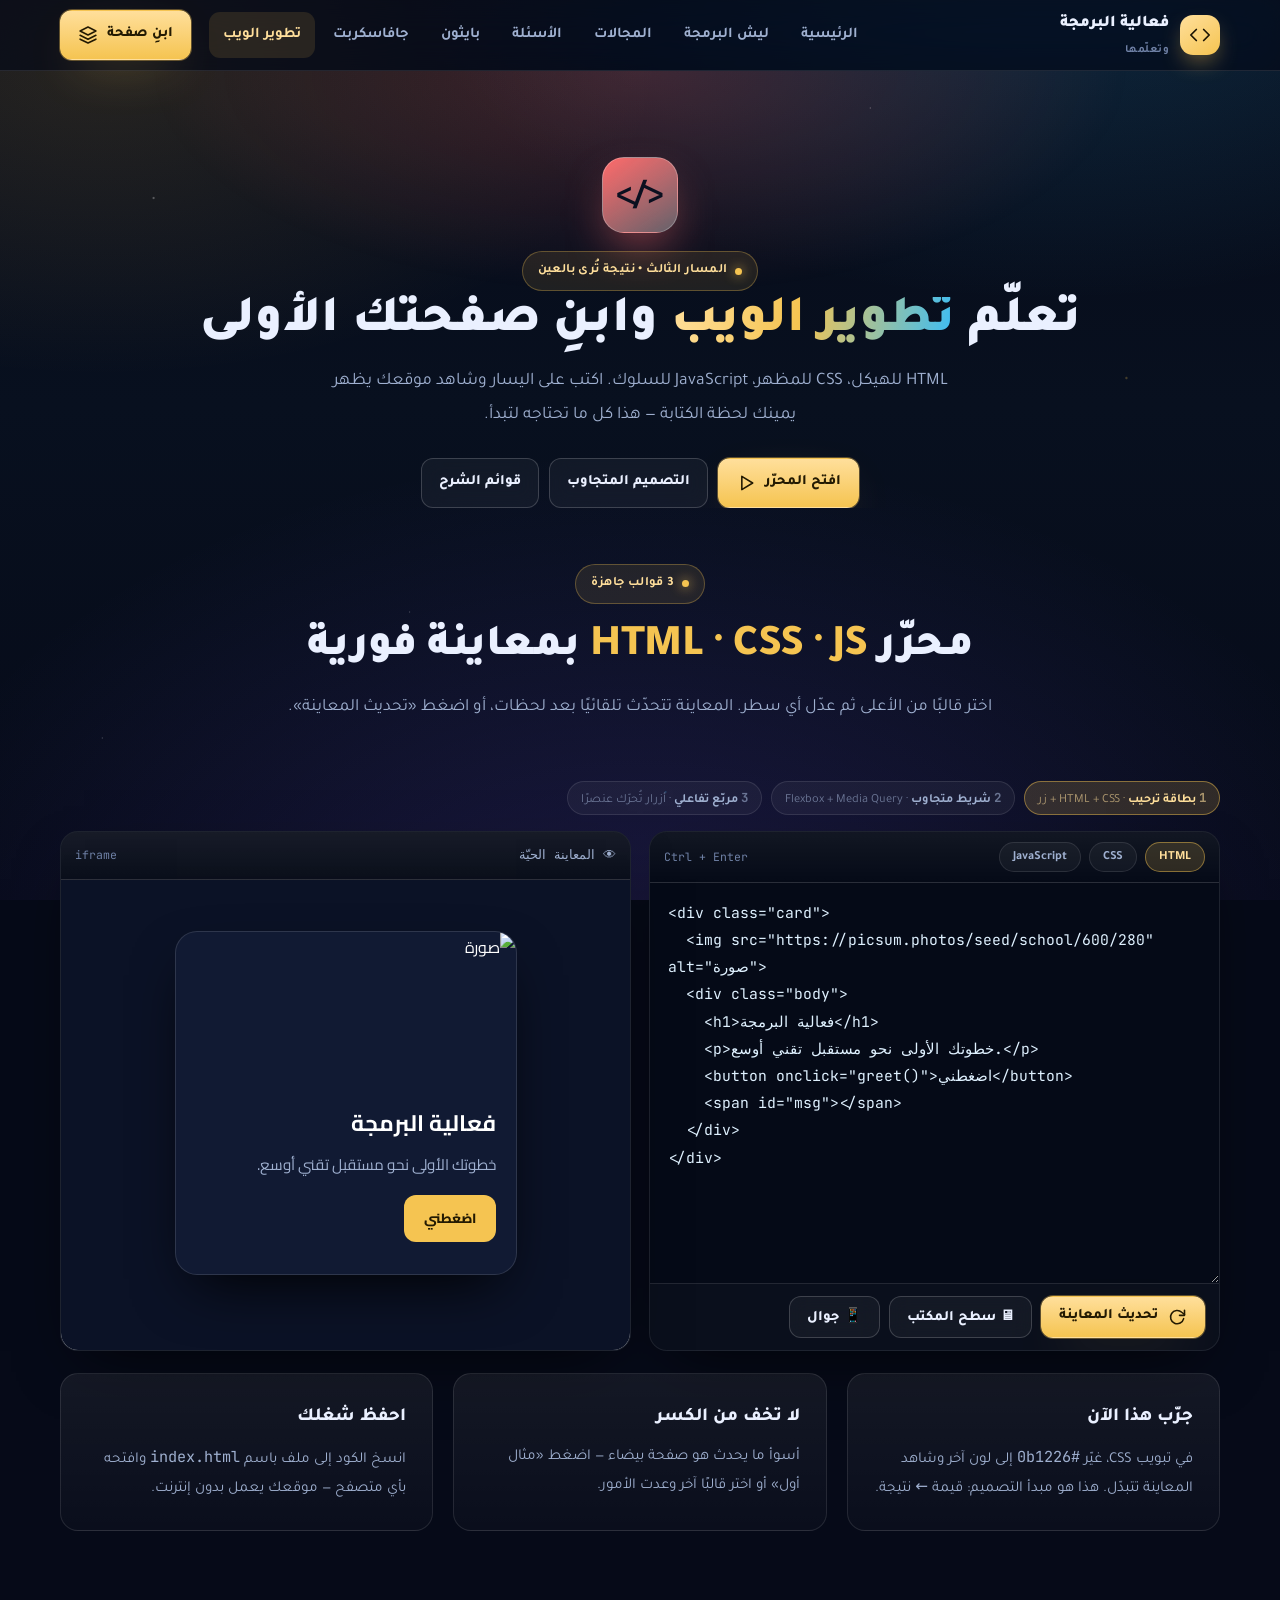
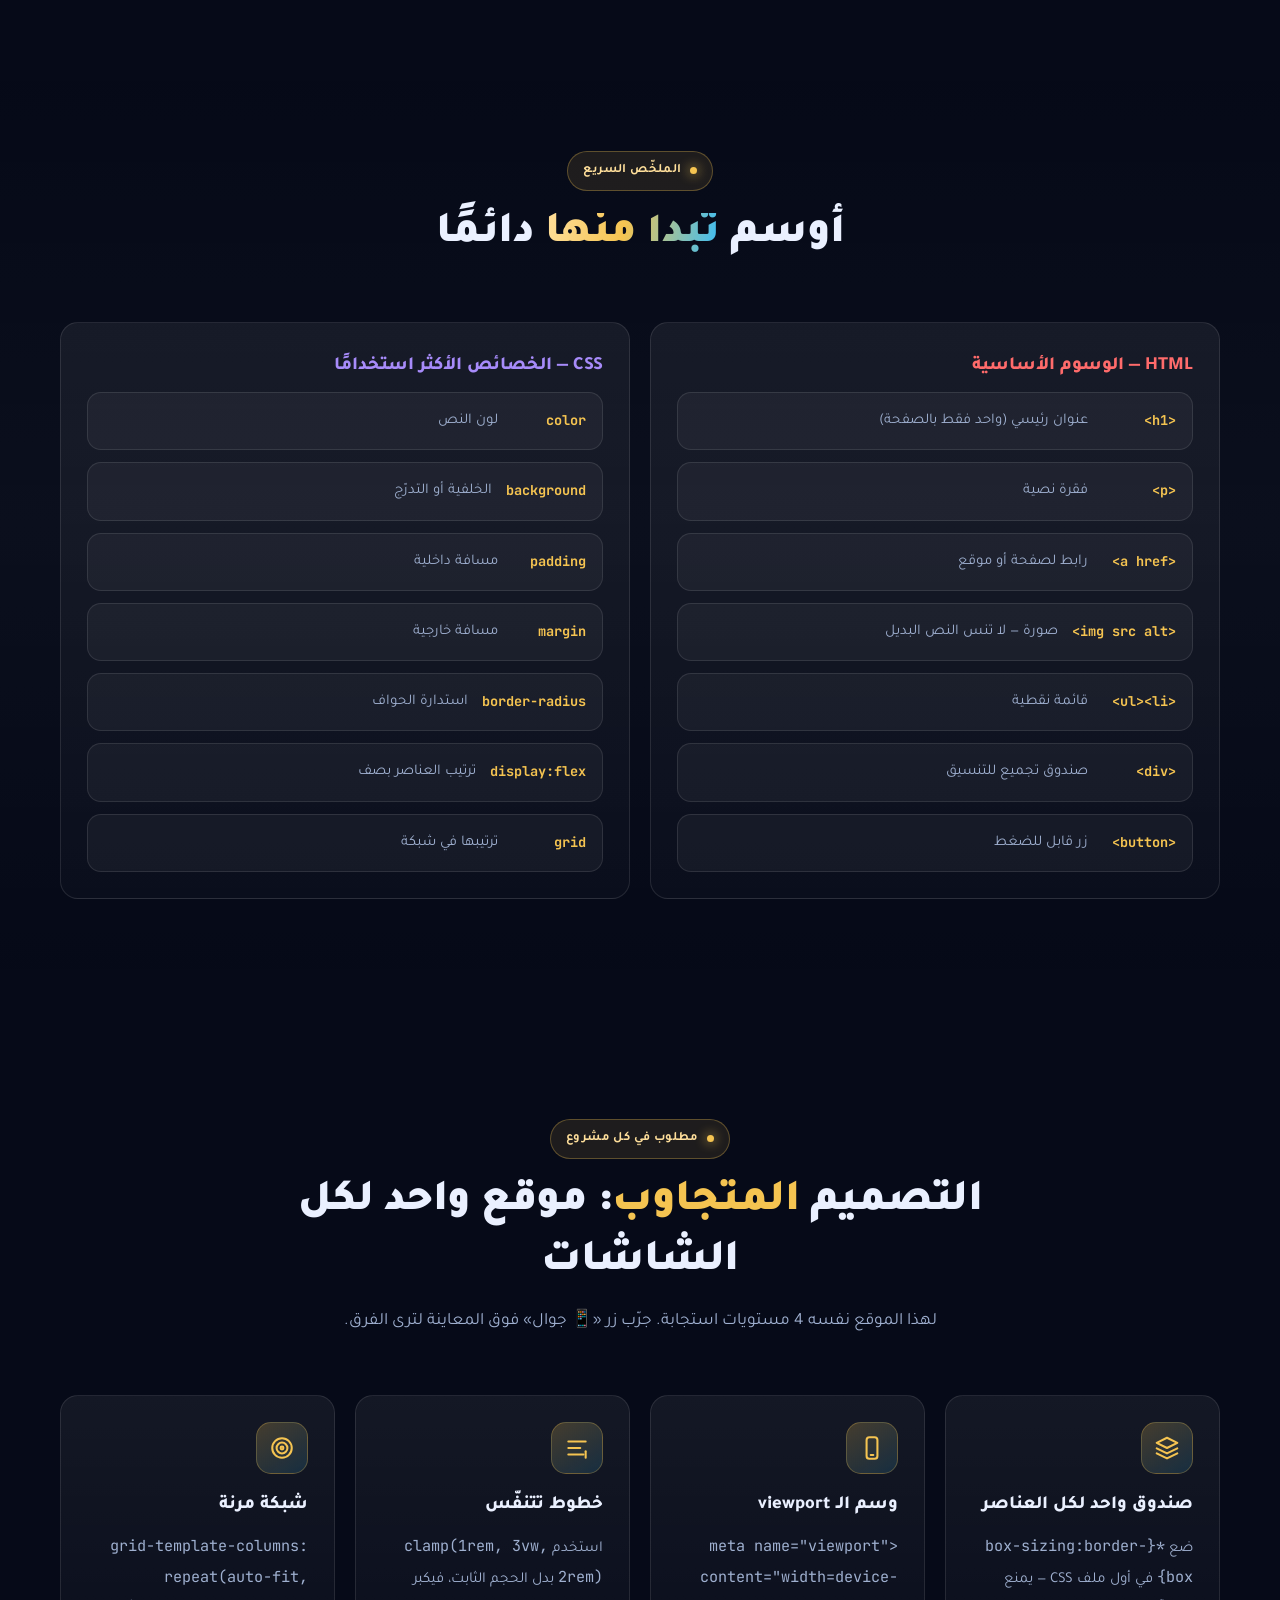
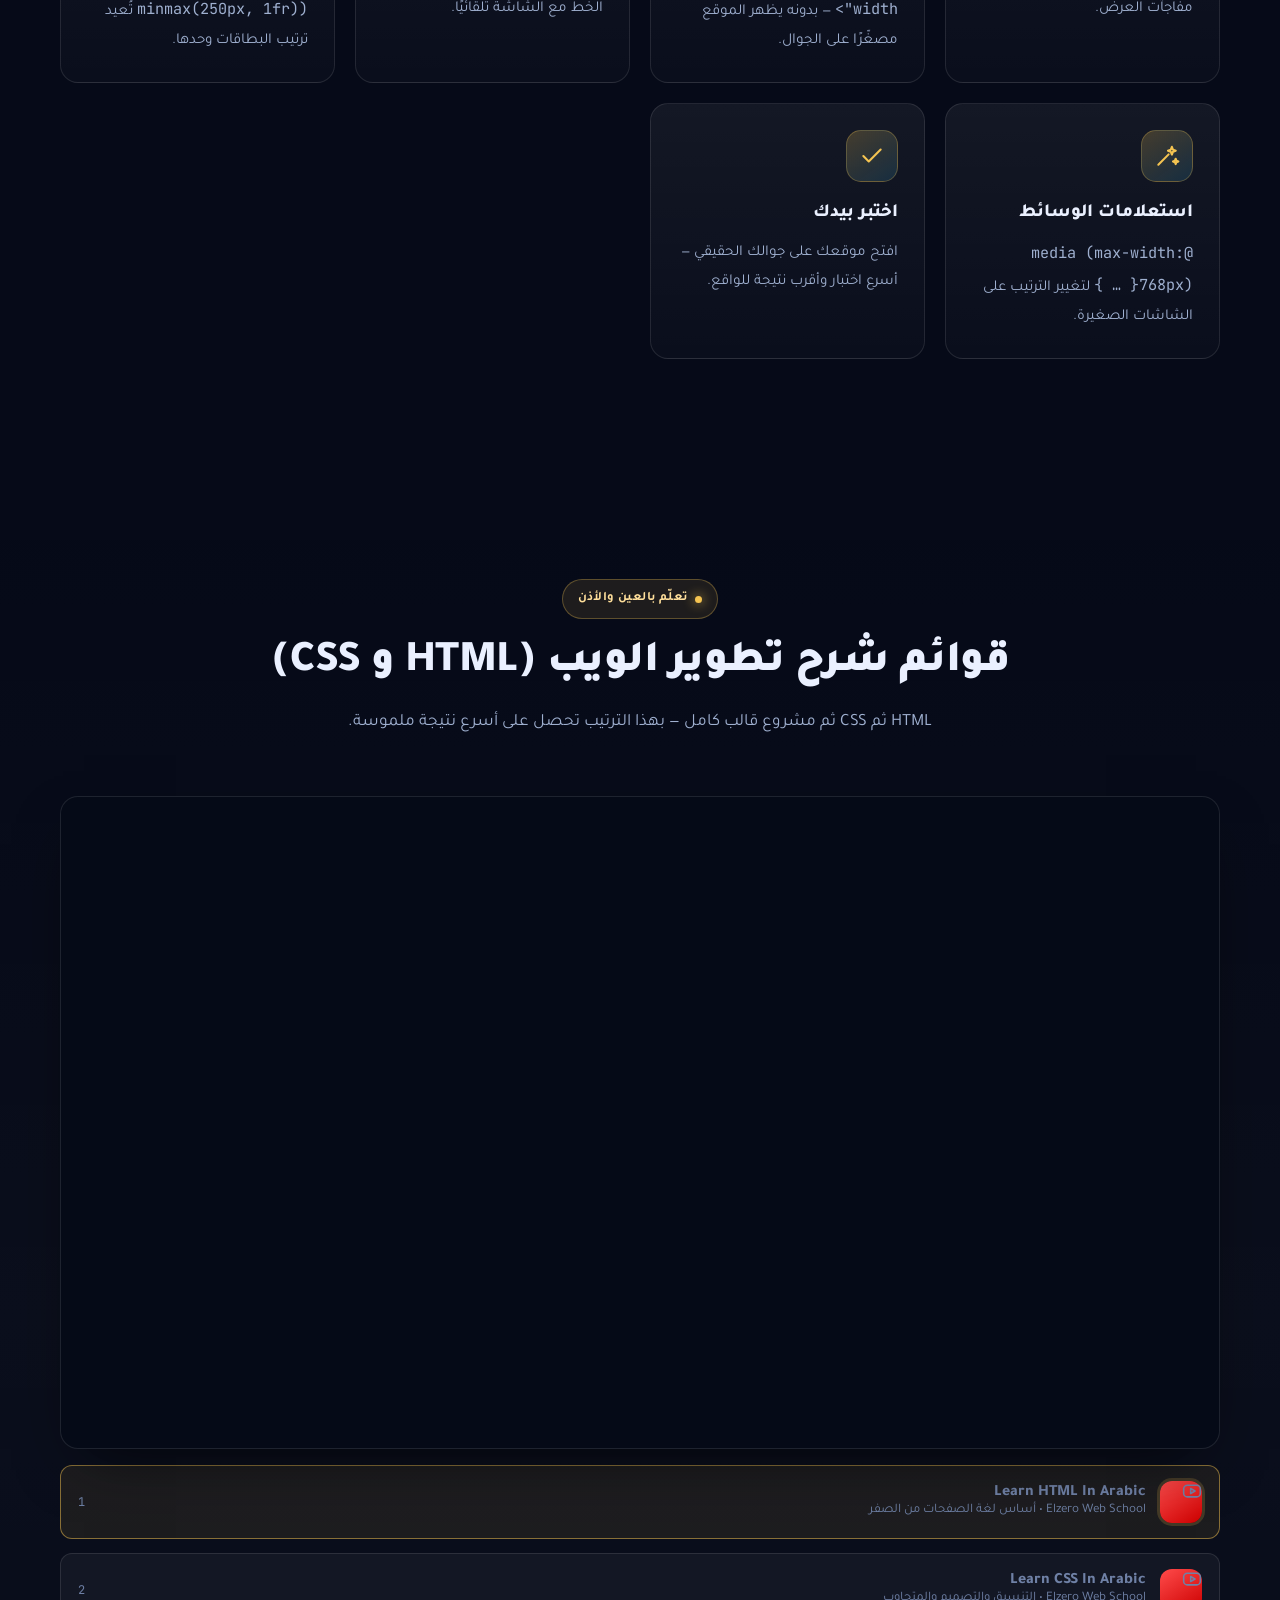
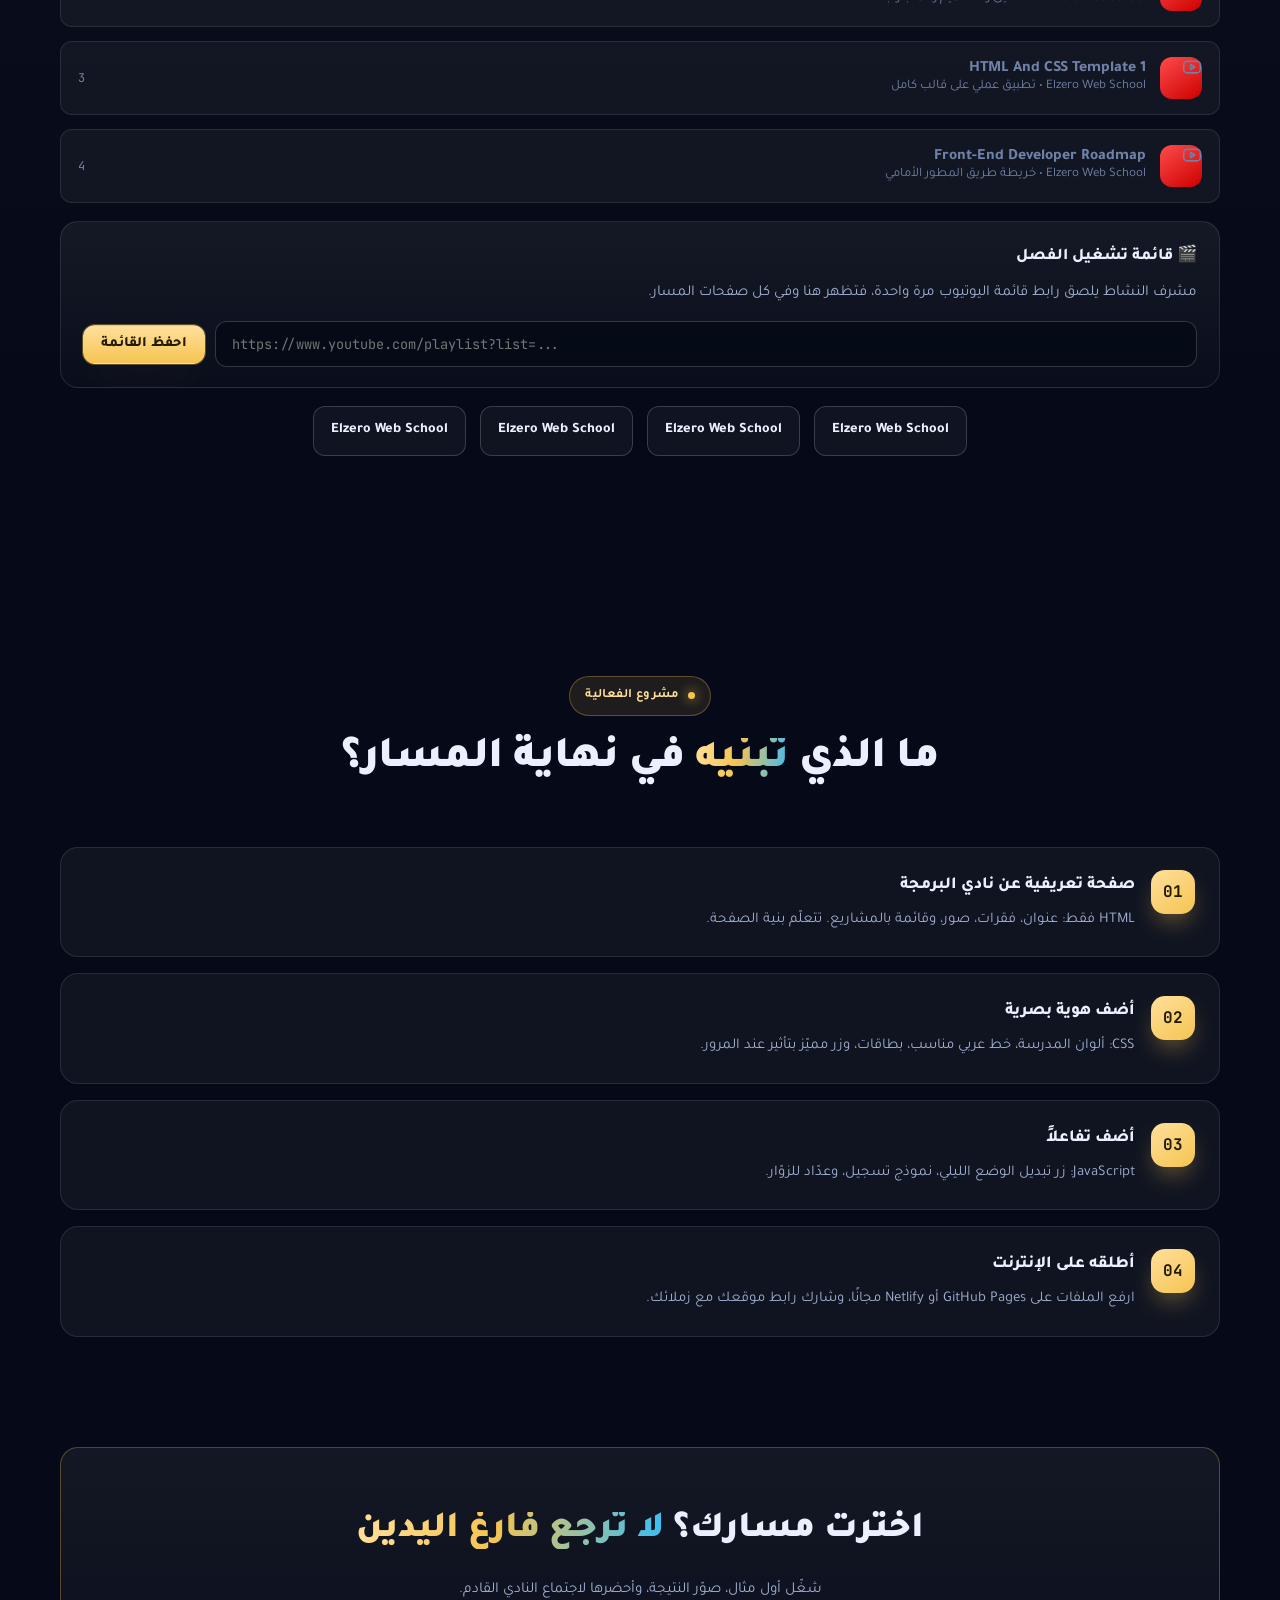
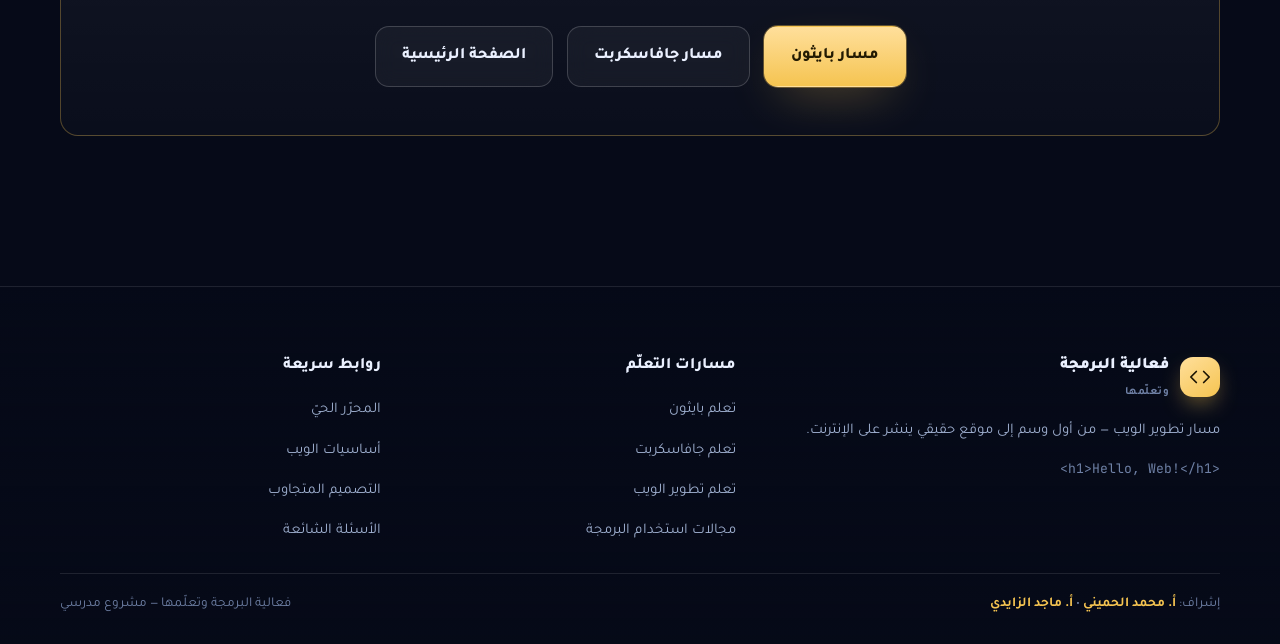
<file: web.html>
<!DOCTYPE html>
<html lang="ar" dir="rtl">
<head>
<meta charset="UTF-8">
<meta name="viewport" content="width=device-width, initial-scale=1">
<title>مسار تطوير الويب | فعالية البرمجة وتعلّمها</title>
<meta name="description" content="تعلّم تطوير الويب: محرّر HTML و CSS و JavaScript بمعاينة حيّة، مع قوائم شرح عربية على يوتيوب وأساسيات التصميم المتجاوب.">
<meta name="theme-color" content="#060a18">
<link rel="icon" href="data:image/svg+xml,<svg xmlns='http://www.w3.org/2000/svg' viewBox='0 0 100 100'><text y='.9em' font-size='90'>🌐</text></svg>">
<link rel="preconnect" href="https://fonts.googleapis.com">
<link rel="preconnect" href="https://fonts.gstatic.com" crossorigin>
<link href="https://fonts.googleapis.com/css2?family=Tajawal:wght@400;500;700;800;900&family=Cairo:wght@600;800;900&family=JetBrains+Mono:wght@400;700&display=swap" rel="stylesheet">
<link rel="stylesheet" href="assets/css/style.css">
<link rel="stylesheet" href="assets/css/layout.css">
<style>
  /* إضافات خاصة بمحرّر الويب */
  .webplay{ display:grid; grid-template-columns:minmax(0,1fr) minmax(0,1fr); gap:18px; }
  .panes{ display:flex; gap:8px; padding:10px 14px; border-bottom:1px solid var(--line);
          background:linear-gradient(180deg,rgba(255,255,255,.05),transparent); flex-wrap:wrap; }
  .pane-body{ flex:1; display:flex; min-height:0; }
  .pane-body textarea{ flex:1; }
  #previewStage{ min-height:460px; }
  #preview{ background:#fff; }
  @media (max-width:1024px){ .webplay{ grid-template-columns:1fr; } }
</style>
</head>
<body data-lang="web">

<div class="bg-fx"><div class="stars"></div></div>

<header class="nav" id="nav">
  <div class="wrap nav__in">
    <a class="brand" href="index.html">
      <span class="brand__mark"><svg class="ic"><use href="#i-code"/></svg></span>
      <span>فعالية البرمجة<small>وتعلّمها</small></span>
    </a>
    <nav class="nav__links">
      <a href="index.html">الرئيسية</a>
      <a href="index.html#why">ليش البرمجة</a>
      <a href="index.html#fields">المجالات</a>
      <a href="index.html#faq">الأسئلة</a>
      <a href="python.html">بايثون</a>
      <a href="javascript.html">جافاسكربت</a>
      <a href="web.html" class="active">تطوير الويب</a>
    </nav>
    <div class="nav__cta">
      <a class="btn btn--gold btn--sm" href="#editor">ابنِ صفحة <svg class="ic"><use href="#i-layers"/></svg></a>
      <button class="burger" id="burger" aria-label="القائمة" aria-expanded="false">
        <svg class="ic"><use href="#i-menu"/></svg>
      </button>
    </div>
  </div>
  <nav class="nav__mobile" id="navMobile">
    <a href="index.html">الرئيسية</a>
    <a href="#editor">المحرّر الحيّ</a>
    <a href="#basics">أساسيات الويب</a>
    <a href="#responsive">التصميم المتجاوب</a>
    <a href="#videos">قوائم الشرح</a>
    <a href="python.html">مسار بايثون</a>
    <a href="javascript.html">مسار جافاسكربت</a>
  </nav>
</header>

<main>

<section class="pagehead pagehead--web">
  <div class="wrap">
    <div class="logo">&lt;/&gt;</div>
    <span class="kicker"><i></i> المسار الثالث • نتيجة تُرى بالعين</span>
    <h1>تعلّم <span class="grad">تطوير الويب</span> وابنِ صفحتك الأولى</h1>
    <p>HTML للهيكل، CSS للمظهر، JavaScript للسلوك. اكتب على اليسار وشاهد موقعك يظهر يمينك لحظة الكتابة — هذا كل ما تحتاجه لتبدأ.</p>
    <div class="tabs">
      <a class="btn btn--gold btn--sm" href="#editor">افتح المحرّر <svg class="ic"><use href="#i-play"/></svg></a>
      <a class="btn btn--ghost btn--sm" href="#responsive">التصميم المتجاوب</a>
      <a class="btn btn--ghost btn--sm" href="#videos">قوائم الشرح</a>
    </div>
  </div>
</section>

<!-- ============ المحرّر الحيّ ============ -->
<section class="section" id="editor" style="padding-top:clamp(34px,5vw,56px)">
  <div class="wrap">
    <div class="head">
      <span class="kicker"><i></i> 3 قوالب جاهزة</span>
      <h2>محرّر <span class="hl">HTML · CSS · JS</span> بمعاينة فورية</h2>
      <p>اختر قالبًا من الأعلى ثم عدّل أي سطر. المعاينة تتحدّث تلقائيًا بعد لحظات، أو اضغط «تحديث المعاينة».</p>
    </div>

    <div class="snippets" id="wSnippets"></div>

    <div class="webplay">
      <!-- الكود -->
      <div class="editor" style="min-height:520px">
        <div class="panes">
          <button class="chip active" data-pane="html">HTML</button>
          <button class="chip" data-pane="css">CSS</button>
          <button class="chip" data-pane="js">JavaScript</button>
          <span style="flex:1"></span>
          <span class="mono" style="font-size:.72rem;color:var(--muted-2);align-self:center">Ctrl + Enter</span>
        </div>
        <div class="pane-body">
          <textarea data-area="html" id="wHtml" spellcheck="false" aria-label="كود HTML"></textarea>
          <textarea data-area="css" id="wCss" spellcheck="false" hidden aria-label="كود CSS" style="color:#c9b8ff"></textarea>
          <textarea data-area="js" id="wJs" spellcheck="false" hidden aria-label="كود JavaScript" style="color:#ffe9a8"></textarea>
        </div>
        <div class="editor__foot">
          <button class="btn btn--gold btn--sm" id="update"><svg class="ic"><use href="#i-refresh"/></svg> تحديث المعاينة</button>
          <button class="btn btn--ghost btn--sm" data-view="desktop">🖥 سطح المكتب</button>
          <button class="btn btn--ghost btn--sm" data-view="mobile">📱 جوال</button>
        </div>
      </div>

      <!-- المعاينة -->
      <div class="output" style="min-height:520px">
        <div class="output__bar">
          <span class="fname">👁 المعاينة الحيّة</span>
          <span class="spacer"></span>
          <span class="mono" style="font-size:.72rem;color:var(--muted-2)">iframe</span>
        </div>
        <div class="player" id="previewStage" style="flex:1;border-radius:0;border:0;aspect-ratio:auto">
          <iframe id="preview" title="معاينة موقعك" sandbox="allow-scripts allow-modals"></iframe>
        </div>
      </div>
    </div>

    <div class="grid g3" style="margin-top:22px">
      <div class="card"><h3 style="margin-top:0">جرّب هذا الآن</h3>
        <p>في تبويب CSS، غيّر <span class="mono">#0b1226</span> إلى لون آخر وشاهد المعاينة تتبدّل. هذا هو مبدأ التصميم: قيمة ← نتيجة.</p></div>
      <div class="card"><h3 style="margin-top:0">لا تخف من الكسر</h3>
        <p>أسوأ ما يحدث هو صفحة بيضاء — اضغط «مثال أول» أو اختر قالبًا آخر وعدت الأمور.</p></div>
      <div class="card"><h3 style="margin-top:0">احفظ شغلك</h3>
        <p>انسخ الكود إلى ملف باسم <span class="mono">index.html</span> وافتحه بأي متصفح — موقعك يعمل بدون إنترنت.</p></div>
    </div>
  </div>
</section>

<!-- ============ أساسيات ============ -->
<section class="section section--alt" id="basics">
  <div class="wrap">
    <div class="head">
      <span class="kicker"><i></i> الملخّص السريع</span>
      <h2>أوسم <span class="grad">تبدأ منها</span> دائمًا</h2>
    </div>
    <div class="grid g2">
      <div class="card">
        <h3 style="margin-top:0;color:var(--web)">HTML — الوسوم الأساسية</h3>
        <div class="mini">
          <div class="mini__row"><b class="mono">&lt;h1&gt;</b><span>عنوان رئيسي (واحد فقط بالصفحة)</span></div>
          <div class="mini__row"><b class="mono">&lt;p&gt;</b><span>فقرة نصية</span></div>
          <div class="mini__row"><b class="mono">&lt;a href&gt;</b><span>رابط لصفحة أو موقع</span></div>
          <div class="mini__row"><b class="mono">&lt;img src alt&gt;</b><span>صورة — لا تنس النص البديل</span></div>
          <div class="mini__row"><b class="mono">&lt;ul&gt;&lt;li&gt;</b><span>قائمة نقطية</span></div>
          <div class="mini__row"><b class="mono">&lt;div&gt;</b><span>صندوق تجميع للتنسيق</span></div>
          <div class="mini__row"><b class="mono">&lt;button&gt;</b><span>زر قابل للضغط</span></div>
        </div>
      </div>
      <div class="card">
        <h3 style="margin-top:0;color:var(--violet)">CSS — الخصائص الأكثر استخدامًا</h3>
        <div class="mini">
          <div class="mini__row"><b class="mono">color</b><span>لون النص</span></div>
          <div class="mini__row"><b class="mono">background</b><span>الخلفية أو التدرّج</span></div>
          <div class="mini__row"><b class="mono">padding</b><span>مسافة داخلية</span></div>
          <div class="mini__row"><b class="mono">margin</b><span>مسافة خارجية</span></div>
          <div class="mini__row"><b class="mono">border-radius</b><span>استدارة الحواف</span></div>
          <div class="mini__row"><b class="mono">display:flex</b><span>ترتيب العناصر بصف</span></div>
          <div class="mini__row"><b class="mono">grid</b><span>ترتيبها في شبكة</span></div>
        </div>
      </div>
    </div>
  </div>
</section>

<!-- ============ المتجاوب ============ -->
<section class="section" id="responsive">
  <div class="wrap">
    <div class="head">
      <span class="kicker"><i></i> مطلوب في كل مشروع</span>
      <h2>التصميم <span class="hl">المتجاوب</span>: موقع واحد لكل الشاشات</h2>
      <p>لهذا الموقع نفسه 4 مستويات استجابة. جرّب زر «📱 جوال» فوق المعاينة لترى الفرق.</p>
    </div>
    <div class="grid auto" data-stagger>
      <article class="card"><div class="card__icon"><svg class="ic"><use href="#i-layers"/></svg></div><h3>صندوق واحد لكل العناصر</h3><p>ضع <span class="mono">*{box-sizing:border-box}</span> في أول ملف CSS — يمنع مفاجآت العرض.</p></article>
      <article class="card"><div class="card__icon"><svg class="ic"><use href="#i-phone"/></svg></div><h3>وسم الـ viewport</h3><p><span class="mono">&lt;meta name="viewport" content="width=device-width"&gt;</span> — بدونه يظهر الموقع مصغّرًا على الجوال.</p></article>
      <article class="card"><div class="card__icon"><svg class="ic"><use href="#i-text"/></svg></div><h3>خطوط تتنفّس</h3><p>استخدم <span class="mono">clamp(1rem, 3vw, 2rem)</span> بدل الحجم الثابت، فيكبر الخط مع الشاشة تلقائيًا.</p></article>
      <article class="card"><div class="card__icon"><svg class="ic"><use href="#i-target"/></svg></div><h3>شبكة مرنة</h3><p><span class="mono">grid-template-columns: repeat(auto-fit, minmax(250px, 1fr))</span> تُعيد ترتيب البطاقات وحدها.</p></article>
      <article class="card"><div class="card__icon"><svg class="ic"><use href="#i-wand"/></svg></div><h3>استعلامات الوسائط</h3><p><span class="mono">@media (max-width: 768px){ … }</span> لتغيير الترتيب على الشاشات الصغيرة.</p></article>
      <article class="card"><div class="card__icon"><svg class="ic"><use href="#i-check"/></svg></div><h3>اختبر بيدك</h3><p>افتح موقعك على جوالك الحقيقي — أسرع اختبار وأقرب نتيجة للواقع.</p></article>
    </div>
  </div>
</section>

<!-- ============ الفيديوهات ============ -->
<section class="section section--alt" id="videos">
  <div class="wrap">
    <div class="head">
      <span class="kicker"><i></i> تعلّم بالعين والأذن</span>
      <h2 id="videoTitle">قوائم شرح تطوير الويب بالعربي</h2>
      <p>HTML ثم CSS ثم مشروع قالب كامل — بهذا الترتيب تحصل على أسرع نتيجة ملموسة.</p>
    </div>

    <div class="videos">
      <div class="player" id="player">
        <div class="player__ph">
          <svg class="ic" viewBox="0 0 24 24"><use href="#i-youtube"/></svg>
          <p style="margin:0">اختر قائمة من الأسفل لتبدأ المشاهدة</p>
        </div>
      </div>
      <div class="vid-grid" id="videoGrid"></div>
    </div>

    <div id="playlistSlot" style="margin-top:18px"></div>
    <div id="videoLinks" style="margin-top:18px"></div>
  </div>
</section>

<!-- ============ خريطة المشروع ============ -->
<section class="section">
  <div class="wrap">
    <div class="head">
      <span class="kicker"><i></i> مشروع الفعالية</span>
      <h2>ما الذي <span class="grad">تبنيه</span> في نهاية المسار؟</h2>
    </div>
    <div class="steps" data-stagger>
      <div class="step"><span class="step__n"></span><div><h4>صفحة تعريفية عن نادي البرمجة</h4><p>HTML فقط: عنوان، فقرات، صور، وقائمة بالمشاريع. تتعلّم بنية الصفحة.</p></div></div>
      <div class="step"><span class="step__n"></span><div><h4>أضف هوية بصرية</h4><p>CSS: ألوان المدرسة، خط عربي مناسب، بطاقات، وزر مميّز بتأثير عند المرور.</p></div></div>
      <div class="step"><span class="step__n"></span><div><h4>أضف تفاعلاً</h4><p>JavaScript: زر تبديل الوضع الليلي، نموذج تسجيل، وعدّاد للزوّار.</p></div></div>
      <div class="step"><span class="step__n"></span><div><h4>أطلقه على الإنترنت</h4><p>ارفع الملفات على GitHub Pages أو Netlify مجانًا، وشارك رابط موقعك مع زملائك.</p></div></div>
    </div>
  </div>
</section>

<!-- ============ بانر الختام ============ -->
<section class="section" style="padding-top:0">
  <div class="wrap">
    <div class="card" style="text-align:center;padding:clamp(28px,5vw,48px);border-color:rgba(245,196,81,.3)">
      <h2 style="margin:0 0 10px;font-size:clamp(1.4rem,4.4vw,2.3rem);font-weight:900">اخترت مسارك؟ <span class="grad">لا ترجع فارغ اليدين</span></h2>
      <p style="max-width:54ch;margin:0 auto 22px;color:var(--muted)">شغّل أول مثال، صوّر النتيجة، وأحضرها لاجتماع النادي القادم.</p>
      <div class="btn-row" style="justify-content:center">
        <a class="btn btn--gold" href="python.html">مسار بايثون</a>
        <a class="btn btn--ghost" href="javascript.html">مسار جافاسكربت</a>
        <a class="btn btn--ghost" href="index.html">الصفحة الرئيسية</a>
      </div>
    </div>
  </div>
</section>

</main>

<footer class="footer">
  <div class="wrap">
    <div class="footer__grid">
      <div>
        <a class="brand" href="index.html">
          <span class="brand__mark"><svg class="ic"><use href="#i-code"/></svg></span>
          <span>فعالية البرمجة<small>وتعلّمها</small></span>
        </a>
        <p style="margin-top:14px">مسار تطوير الويب — من أول وسم إلى موقع حقيقي ينشر على الإنترنت.</p>
        <p class="mono" style="color:var(--muted-2);font-size:.82rem">&lt;h1&gt;Hello, Web!&lt;/h1&gt;</p>
      </div>
      <div><h4>مسارات التعلّم</h4><ul>
        <li><a href="python.html">تعلم بايثون</a></li>
        <li><a href="javascript.html">تعلم جافاسكربت</a></li>
        <li><a href="web.html">تعلم تطوير الويب</a></li>
        <li><a href="index.html#fields">مجالات استخدام البرمجة</a></li>
      </ul></div>
      <div><h4>روابط سريعة</h4><ul>
        <li><a href="#editor">المحرّر الحيّ</a></li>
        <li><a href="#basics">أساسيات الويب</a></li>
        <li><a href="#responsive">التصميم المتجاوب</a></li>
        <li><a href="index.html#faq">الأسئلة الشائعة</a></li>
      </ul></div>
    </div>
    <div class="footer__bar">
      <span>إشراف: <b>أ. محمد الحميني</b> • <b>أ. ماجد الزايدي</b></span>
      <span>فعالية البرمجة وتعلّمها — مشروع مدرسي</span>
    </div>
  </div>
</footer>

<button class="top-btn" id="topBtn" aria-label="للأعلى"><svg class="ic"><use href="#i-up"/></svg></button>
<div class="toast" id="toast" role="status" aria-live="polite"></div>

<script src="assets/js/icons.js"></script>
<script src="assets/js/main.js"></script>
<script src="assets/js/playground.js"></script>
</body>
</html>
</file>
<file: assets/css/style.css>
/* ==========================================================
   فعالية البرمجة — نظام التصميم (RTL)
   لوحة الألوان: ليل كحلي + ذهبي + سماوي (نفس روح البوستر)
   ========================================================== */

:root{
  --bg:#060a18; --bg-2:#0a1226; --bg-3:#0e172f;
  --surface:rgba(255,255,255,.045); --surface-2:rgba(255,255,255,.075);
  --line:rgba(255,255,255,.10); --line-2:rgba(255,255,255,.18);

  --gold:#f5c451; --gold-2:#ffdf9b; --cyan:#38bdf8; --violet:#a78bfa;
  --green:#34d399; --rose:#fb7185;

  --py:#4b8bbe; --py-2:#ffd343;
  --js:#f7df1e;
  --web:#ff6b6b; --web-2:#7c5cff;

  --text:#eaf0ff; --muted:#9fb0d0; --muted-2:#6f81a6;

  --r-sm:12px; --r:18px; --r-lg:28px;
  --shadow:0 24px 60px -24px rgba(0,0,0,.75);
  --glow-gold:0 0 0 1px rgba(245,196,81,.35), 0 18px 50px -18px rgba(245,196,81,.45);

  --font:'Tajawal','Cairo','Segoe UI',system-ui,sans-serif;
  --mono:'JetBrains Mono','Cascadia Code',Consolas,'Courier New',monospace;
  --maxw:1200px;
}

*,*::before,*::after{ box-sizing:border-box; }

html{ scroll-behavior:smooth; -webkit-text-size-adjust:100%; }

body{
  margin:0;
  font-family:var(--font);
  color:var(--text);
  background:var(--bg);
  line-height:1.9;
  overflow-x:hidden;
  direction:rtl;
}

::selection{ background:rgba(245,196,81,.3); color:#fff; }

/* ---------- خلفية: توهجات + نجوم ---------- */
.bg-fx{ position:fixed; inset:0; z-index:0; pointer-events:none; overflow:hidden; }
.bg-fx::before{
  content:''; position:absolute; inset:0;
  background:
    radial-gradient(1100px 620px at 82% -8%, rgba(56,189,248,.20), transparent 60%),
    radial-gradient(900px 520px at 8% 6%, rgba(245,196,81,.14), transparent 62%),
    radial-gradient(1200px 800px at 50% 108%, rgba(124,92,255,.18), transparent 65%),
    linear-gradient(180deg,#060a18 0%,#08101f 45%,#060a18 100%);
}
.bg-fx .stars{
  position:absolute; inset:0; opacity:.5;
  background-image:
    radial-gradient(1.6px 1.6px at 12% 22%, rgba(255,255,255,.8), transparent),
    radial-gradient(1.2px 1.2px at 68% 12%, rgba(255,255,255,.6), transparent),
    radial-gradient(1.8px 1.8px at 88% 42%, rgba(245,196,81,.7), transparent),
    radial-gradient(1.1px 1.1px at 32% 68%, rgba(255,255,255,.5), transparent),
    radial-gradient(1.5px 1.5px at 52% 88%, rgba(56,189,248,.6), transparent),
    radial-gradient(1.2px 1.2px at 8% 82%, rgba(255,255,255,.45), transparent);
  animation:twinkle 7s ease-in-out infinite alternate;
}
@keyframes twinkle{ from{opacity:.28} to{opacity:.62} }

/* ---------- عناصر أساسية ---------- */
.wrap{ width:100%; max-width:var(--maxw); margin-inline:auto; padding-inline:20px; }
main{ position:relative; z-index:1; }
a{ color:inherit; text-decoration:none; }
img{ max-width:100%; display:block; }
.mono{ font-family:var(--mono); font-variant-ligatures:none; }
.hl{ color:var(--gold); }
.hl-2{ color:var(--cyan); }
.grad{
  background:linear-gradient(100deg,var(--gold-2),var(--gold) 45%,var(--cyan));
  -webkit-background-clip:text; background-clip:text; color:transparent;
}

.section{ padding:clamp(60px,9vw,110px) 0; position:relative; }
.section--alt{ background:linear-gradient(180deg,transparent,rgba(255,255,255,.025),transparent); }

.head{ max-width:760px; margin:0 auto clamp(34px,5vw,56px); text-align:center; }
.head.center{ text-align:center; }
.head h2{
  margin:.35em 0 .3em;
  font-size:clamp(1.65rem,4.2vw,2.75rem);
  font-weight:900; line-height:1.35; letter-spacing:-.5px;
}
.head p{ margin:0; color:var(--muted); font-size:clamp(.95rem,2.2vw,1.08rem); }

.kicker{
  display:inline-flex; align-items:center; gap:8px;
  padding:7px 15px; border-radius:999px;
  background:rgba(245,196,81,.10); border:1px solid rgba(245,196,81,.30);
  color:var(--gold-2); font-size:.8rem; font-weight:700; letter-spacing:.4px;
}
.kicker i{ width:7px; height:7px; border-radius:50%; background:var(--gold); box-shadow:0 0 12px var(--gold); }

/* ---------- أزرار ---------- */
.btn{
  display:inline-flex; align-items:center; justify-content:center; gap:9px;
  padding:14px 26px; border-radius:14px; border:1px solid transparent;
  font-family:inherit; font-size:1rem; font-weight:800; cursor:pointer;
  transition:transform .22s ease, box-shadow .22s ease, background .22s ease, border-color .22s;
  position:relative; overflow:hidden; white-space:nowrap;
}
.btn svg{ width:20px; height:20px; flex:none; }
.btn--gold{
  background:linear-gradient(180deg,var(--gold-2),var(--gold));
  color:#231a02; box-shadow:var(--glow-gold);
}
.btn--gold:hover{ transform:translateY(-3px); box-shadow:0 0 0 1px rgba(245,196,81,.5),0 26px 60px -18px rgba(245,196,81,.6); }
.btn--ghost{ background:var(--surface); border-color:var(--line-2); color:var(--text); backdrop-filter:blur(10px); }
.btn--ghost:hover{ background:var(--surface-2); transform:translateY(-3px); border-color:rgba(56,189,248,.5); }
.btn--sm{ padding:10px 17px; font-size:.9rem; border-radius:12px; }
.btn:active{ transform:translateY(0) scale(.985); }
.btn-row{ display:flex; flex-wrap:wrap; gap:14px; }

/* ---------- شبكة وبطاقات ---------- */
.grid{ display:grid; gap:20px; }
.g2{ grid-template-columns:repeat(2,minmax(0,1fr)); }
.g3{ grid-template-columns:repeat(3,minmax(0,1fr)); }
.g4{ grid-template-columns:repeat(4,minmax(0,1fr)); }
.auto{ grid-template-columns:repeat(auto-fit,minmax(255px,1fr)); }

.card{
  position:relative; padding:26px; border-radius:var(--r);
  background:linear-gradient(180deg,rgba(255,255,255,.06),rgba(255,255,255,.02));
  border:1px solid var(--line); overflow:hidden;
  transition:transform .3s ease, border-color .3s, box-shadow .3s;
}
.card::after{
  content:''; position:absolute; inset:auto -40% -70% auto; width:240px; height:240px;
  background:radial-gradient(circle,rgba(245,196,81,.22),transparent 65%);
  opacity:0; transition:opacity .35s;
}
.card:hover{ transform:translateY(-6px); border-color:rgba(245,196,81,.42); box-shadow:var(--shadow); }
.card:hover::after{ opacity:1; }
.card h3{ margin:14px 0 8px; font-size:1.16rem; font-weight:800; }
.card p{ margin:0; color:var(--muted); font-size:.95rem; }
.card__icon{
  width:52px; height:52px; border-radius:15px; display:grid; place-items:center;
  background:linear-gradient(145deg,rgba(245,196,81,.22),rgba(56,189,248,.14));
  border:1px solid rgba(245,196,81,.28); color:var(--gold);
}
.card__icon svg{ width:26px; height:26px; }
.card__num{
  position:absolute; top:16px; inset-inline-end:20px; font-family:var(--mono);
  font-size:.78rem; color:var(--muted-2); letter-spacing:1px;
}

/* ---------- شريط إحصائيات ---------- */
.stats{ display:grid; grid-template-columns:repeat(4,minmax(0,1fr)); gap:16px; }
.stat{
  text-align:center; padding:26px 14px; border-radius:var(--r);
  background:var(--surface); border:1px solid var(--line);
}
.stat b{ display:block; font-size:clamp(1.6rem,4.6vw,2.4rem); font-weight:900; color:var(--gold); font-family:var(--mono); }
.stat span{ color:var(--muted); font-size:.9rem; }

/* ---------- المسارات (بايثون / جافاسكربت / ويب) ---------- */
.paths{ display:grid; grid-template-columns:repeat(3,minmax(0,1fr)); gap:22px; }
.path{
  --accent:var(--gold);
  position:relative; display:flex; flex-direction:column; gap:14px;
  padding:30px 26px 26px; border-radius:var(--r-lg); overflow:hidden;
  background:linear-gradient(180deg,rgba(255,255,255,.07),rgba(255,255,255,.02));
  border:1px solid var(--line);
  transition:transform .35s cubic-bezier(.2,.8,.2,1), border-color .35s, box-shadow .35s;
}
.path::before{
  content:''; position:absolute; inset:0 0 auto; height:4px;
  background:linear-gradient(90deg,var(--accent),transparent);
}
.path::after{
  content:''; position:absolute; inset:auto -30% -55% auto; width:280px; height:280px;
  background:radial-gradient(circle,var(--accent),transparent 62%);
  opacity:.14; transition:opacity .35s, transform .5s;
}
.path:hover{ transform:translateY(-10px) scale(1.012); border-color:color-mix(in srgb,var(--accent) 55%,transparent); box-shadow:var(--shadow); }
.path:hover::after{ opacity:.3; transform:scale(1.12); }
.path--py{ --accent:var(--py-2); }
.path--js{ --accent:var(--js); }
.path--web{ --accent:var(--web); }
.path__logo{
  width:62px; height:62px; border-radius:18px; display:grid; place-items:center;
  font-family:var(--mono); font-weight:700; font-size:1.5rem; color:#0b1020;
  background:linear-gradient(145deg,var(--accent),#fff5);
  border:1px solid rgba(255,255,255,.25); box-shadow:0 14px 34px -14px var(--accent);
}
.path h3{ margin:0; font-size:1.4rem; font-weight:900; }
.path .tag{
  align-self:flex-start; padding:4px 12px; border-radius:999px; font-size:.75rem; font-weight:700;
  background:color-mix(in srgb,var(--accent) 16%,transparent);
  border:1px solid color-mix(in srgb,var(--accent) 40%,transparent);
  color:var(--accent);
}
.path ul{ margin:0; padding:0; list-style:none; display:grid; gap:9px; }
.path li{ display:flex; gap:10px; align-items:flex-start; color:var(--muted); font-size:.93rem; }
.path li svg{ width:18px; height:18px; flex:none; margin-top:5px; color:var(--accent); }
.path .btn{ margin-top:auto; }
.path__meta{ display:flex; gap:16px; color:var(--muted-2); font-size:.82rem; font-family:var(--mono); }

/* ---------- الأسئلة الشائعة ---------- */
.faq{ display:grid; gap:12px; max-width:900px; margin-inline:auto; }
.faq__item{
  border-radius:var(--r); background:var(--surface); border:1px solid var(--line);
  overflow:hidden; transition:border-color .3s, background .3s;
}
.faq__item.open{ border-color:rgba(245,196,81,.45); background:var(--surface-2); }
.faq__q{
  width:100%; display:flex; align-items:center; gap:14px; text-align:start;
  padding:19px 22px; background:none; border:0; cursor:pointer;
  font-family:inherit; font-size:1.02rem; font-weight:800; color:var(--text);
}
.faq__q .mark{
  width:28px; height:28px; flex:none; border-radius:9px; display:grid; place-items:center;
  background:rgba(245,196,81,.14); border:1px solid rgba(245,196,81,.3); color:var(--gold);
  font-family:var(--mono); transition:transform .3s;
}
.faq__item.open .mark{ transform:rotate(45deg); }
.faq__a{ max-height:0; overflow:hidden; transition:max-height .38s ease; }
.faq__a p{ margin:0; padding:0 22px 20px 62px; color:var(--muted); font-size:.95rem; }

/* ---------- وسم صغير عام ---------- */
.tag{
  display:inline-block; padding:4px 12px; border-radius:999px;
  font-size:.75rem; font-weight:800; width:max-content;
  background:rgba(255,255,255,.07); border:1px solid var(--line-2); color:var(--muted);
}

/* ---------- البطاقة الفعّالة في قائمة الفيديوهات ---------- */
.vid.active{ border-color:rgba(245,196,81,.5); background:rgba(245,196,81,.08); }
.vid.active .vid__ico{ box-shadow:0 0 0 3px rgba(245,196,81,.18); }

/* ---------- المشغّل (Code Playground) ---------- */
.play{
  display:grid; grid-template-columns:minmax(0,1.15fr) minmax(0,.85fr); gap:18px;
}
.editor,.output{
  border-radius:var(--r); border:1px solid var(--line); overflow:hidden;
  background:#050a17; box-shadow:var(--shadow); display:flex; flex-direction:column; min-height:420px;
}
.editor__bar,.output__bar{
  display:flex; align-items:center; gap:10px; padding:11px 14px;
  background:linear-gradient(180deg,rgba(255,255,255,.07),rgba(255,255,255,.02));
  border-bottom:1px solid var(--line);
}
.dots{ display:flex; gap:6px; }
.dots i{ width:11px; height:11px; border-radius:50%; display:block; }
.dots i:nth-child(1){ background:#ff5f57; } .dots i:nth-child(2){ background:#febc2e; } .dots i:nth-child(3){ background:#28c840; }
.editor__bar .fname,.output__bar .fname{ font-family:var(--mono); font-size:.82rem; color:var(--muted); }
.editor__bar .spacer,.output__bar .spacer{ flex:1; }
.editor textarea{
  flex:1; width:100%; min-height:300px; resize:vertical; border:0; outline:0;
  background:transparent; color:#dff1ff; padding:16px 18px;
  font-family:var(--mono); font-size:.92rem; line-height:1.85; direction:ltr; text-align:left; tab-size:4;
}
.editor textarea::selection{ background:rgba(56,189,248,.28); }
.editor__foot{ display:flex; flex-wrap:wrap; gap:9px; padding:12px 14px; border-top:1px solid var(--line); background:rgba(255,255,255,.02); }
.output__body{
  flex:1; padding:16px 18px; overflow:auto; white-space:pre-wrap; word-break:break-word;
  font-family:var(--mono); font-size:.9rem; line-height:1.8; direction:ltr; text-align:left;
  color:#c9f5d6; background:
    repeating-linear-gradient(180deg,rgba(255,255,255,.018) 0 27px,transparent 27px 54px);
}
.output__body:empty::before{ content:'النتيجة تظهر هنا…'; color:var(--muted-2); font-family:var(--font); direction:rtl; text-align:right; display:block; }
.output__body .err{ color:#ffb4b4; }
.output__body .sys{ color:var(--muted); }
.output__body .ok{ color:var(--green); }
.chip{
  padding:7px 13px; border-radius:999px; font-size:.78rem; font-weight:700; cursor:pointer;
  background:var(--surface); border:1px solid var(--line); color:var(--muted);
  font-family:inherit; transition:all .22s;
}
.chip:hover{ color:var(--text); border-color:var(--line-2); transform:translateY(-2px); }
.chip.active{ background:rgba(245,196,81,.16); border-color:rgba(245,196,81,.45); color:var(--gold-2); }
.snippets{ display:flex; flex-wrap:wrap; gap:9px; margin-bottom:16px; }

/* ---------- فيديوهات اليوتيوب ---------- */
.videos{ display:grid; gap:16px; }
.player{
  position:relative; border-radius:var(--r); overflow:hidden; aspect-ratio:16/9;
  background:#050a17; border:1px solid var(--line); box-shadow:var(--shadow);
}
.player iframe{ position:absolute; inset:0; width:100%; height:100%; border:0; }
.player__ph{
  position:absolute; inset:0; display:grid; place-content:center; gap:10px; text-align:center; padding:24px;
  background:radial-gradient(600px 240px at 50% 40%,rgba(255,0,0,.16),transparent 70%);
  color:var(--muted);
}
.player__ph svg{ width:56px; height:56px; color:#ff4b4b; margin-inline:auto; }
.vid-grid{ display:grid; gap:14px; }
.vid{
  display:flex; align-items:center; gap:14px; padding:15px 17px; border-radius:var(--r-sm);
  background:var(--surface); border:1px solid var(--line); cursor:pointer; text-align:start;
  font-family:inherit; color:var(--text); transition:all .25s; width:100%;
}
.vid:hover{ background:var(--surface-2); border-color:rgba(255,75,75,.45); transform:translateX(-4px); }
.vid__ico{
  width:42px; height:42px; flex:none; border-radius:12px; display:grid; place-items:center;
  background:linear-gradient(145deg,#ff4b4b,#c00); color:#fff;
}
.vid__ico svg{ width:20px; height:20px; }
.vid b{ display:block; font-size:.98rem; font-weight:800; }
.vid span{ display:block; color:var(--muted-2); font-size:.82rem; }
.paste{ display:flex; flex-wrap:wrap; gap:10px; align-items:center; }
.paste input{
  flex:1; min-width:220px; padding:13px 16px; border-radius:12px; color:var(--text);
  background:#050a17; border:1px solid var(--line-2); font-family:var(--mono); font-size:.85rem; direction:ltr;
}
.paste input:focus{ outline:0; border-color:rgba(56,189,248,.6); box-shadow:0 0 0 3px rgba(56,189,248,.14); }

/* ---------- مسار التعلّم ---------- */
.steps{ display:grid; gap:16px; counter-reset:s; }
.step{
  position:relative; padding:22px 24px 22px 22px; border-radius:var(--r);
  background:var(--surface); border:1px solid var(--line); display:flex; gap:16px; align-items:flex-start;
}
.step__n{
  counter-increment:s; width:44px; height:44px; flex:none; border-radius:14px; display:grid; place-items:center;
  font-family:var(--mono); font-weight:700; color:#231a02;
  background:linear-gradient(145deg,var(--gold-2),var(--gold)); box-shadow:0 12px 28px -12px var(--gold);
}
.step__n::before{ content:'0' counter(s); }
.step h4{ margin:0 0 4px; font-size:1.06rem; font-weight:800; }
.step p{ margin:0; color:var(--muted); font-size:.93rem; }

/* ---------- الاختبار ---------- */
.quiz{ max-width:820px; margin-inline:auto; }
.quiz__card{ padding:clamp(22px,4vw,34px); border-radius:var(--r-lg); background:linear-gradient(180deg,rgba(255,255,255,.07),rgba(255,255,255,.02)); border:1px solid var(--line); }
.quiz__q{ font-size:1.18rem; font-weight:900; margin:0 0 18px; }
.quiz__opts{ display:grid; gap:11px; }
.quiz__opt{
  display:flex; gap:12px; align-items:center; padding:15px 18px; border-radius:14px; cursor:pointer;
  background:var(--surface); border:1px solid var(--line); color:var(--text);
  font-family:inherit; font-size:.97rem; font-weight:700; text-align:start; transition:all .22s;
}
.quiz__opt:hover:not(:disabled){ border-color:rgba(56,189,248,.5); transform:translateX(-4px); background:var(--surface-2); }
.quiz__opt .k{ font-family:var(--mono); color:var(--gold); }
.quiz__opt.right{ border-color:rgba(52,211,153,.6); background:rgba(52,211,153,.12); }
.quiz__opt.wrong{ border-color:rgba(251,113,133,.6); background:rgba(251,113,133,.12); }
.quiz__foot{ display:flex; justify-content:space-between; align-items:center; gap:14px; margin-top:20px; flex-wrap:wrap; }
.bar{ height:8px; border-radius:999px; background:rgba(255,255,255,.08); overflow:hidden; flex:1; min-width:160px; }
.bar i{ display:block; height:100%; width:0; border-radius:999px; background:linear-gradient(90deg,var(--gold),var(--cyan)); transition:width .45s ease; }
.quiz__score{ font-family:var(--mono); color:var(--muted); font-size:.9rem; }

/* ---------- الجدول / البطاقات الصغيرة ---------- */
.mini{ display:grid; gap:12px; }
.mini__row{ display:flex; gap:14px; align-items:center; padding:14px 16px; border-radius:14px; background:var(--surface); border:1px solid var(--line); }
.mini__row b{ color:var(--gold); font-family:var(--mono); font-size:.85rem; min-width:74px; }
.mini__row span{ color:var(--muted); font-size:.93rem; }

/* ---------- توست ---------- */
.toast{
  position:fixed; inset-inline:0; bottom:26px; margin-inline:auto; width:max-content; max-width:92vw;
  padding:13px 22px; border-radius:999px; z-index:90; font-weight:700; font-size:.92rem;
  background:rgba(12,20,40,.92); border:1px solid rgba(245,196,81,.45); color:var(--gold-2);
  box-shadow:var(--shadow); backdrop-filter:blur(12px);
  transform:translateY(140%); opacity:0; transition:all .35s cubic-bezier(.2,.8,.2,1);
}
.toast.show{ transform:translateY(0); opacity:1; }

/* ---------- حالة التحميل ---------- */
.spin{
  width:15px; height:15px; border-radius:50%; display:inline-block; flex:none;
  border:2px solid rgba(0,0,0,.25); border-top-color:currentColor; animation:spin .7s linear infinite;
}
@keyframes spin{ to{ transform:rotate(360deg); } }
[hidden]{ display:none !important; }

/* ---------- الظهور عند التمرير ---------- */
.reveal{ opacity:0; transform:translateY(26px); transition:opacity .7s ease, transform .7s cubic-bezier(.2,.8,.2,1); }
.reveal.in{ opacity:1; transform:none; }

/* ---------- مؤشر النزول ---------- */
.scroll-cue{
  display:inline-flex; align-items:center; gap:9px; margin-top:30px;
  color:var(--muted); font-size:.9rem; font-weight:700;
}
.scroll-cue svg{ animation:bob 1.8s ease-in-out infinite; }
@keyframes bob{ 0%,100%{transform:translateY(0)} 50%{transform:translateY(6px)} }

/* ---------- أشرطة النسب ---------- */
.prog{ display:grid; grid-template-columns:1fr auto; gap:8px 14px; align-items:center; }
.prog__t{ grid-column:1 / -1; color:var(--text); font-size:.94rem; font-weight:700; }
.prog .bar{ width:100%; }
.prog__v{ color:var(--gold); font-size:.9rem; }

/* ---------- نص الكتابة ---------- */
.typing{ border-inline-end:2px solid var(--gold); padding-inline-end:4px; }

/* ---------- تجاوب الأجهزة ---------- */
@media (max-width:1024px){
  .play{ grid-template-columns:1fr; }
  .editor,.output{ min-height:340px; }
  .paths{ grid-template-columns:1fr; }
  .g4{ grid-template-columns:repeat(2,minmax(0,1fr)); }
  .stats{ grid-template-columns:repeat(2,minmax(0,1fr)); }
}
@media (max-width:760px){
  .g3,.g2{ grid-template-columns:1fr; }
  .hero__grid{ grid-template-columns:1fr; }
  .hero__cta{ justify-content:center; }
  .hero__actions{ flex-direction:column; align-items:stretch; }
  .hero__actions .btn{ width:100%; }
  .hero__meta{ gap:10px; }
  .hero__meta span{ padding:6px 12px; font-size:.76rem; }
  .faq__a p{ padding-inline:20px 20px; }
  .section{ padding:56px 0; }
}
@media (max-width:520px){
  .g4,.stats{ grid-template-columns:1fr; }
  .wrap{ padding-inline:16px; }
  .card,.step{ padding:20px; }
  .hero__badge{ font-size:.72rem; }
  .btn{ font-size:.95rem; }
}

/* ---------- احترام تقليل الحركة ---------- */
@media (prefers-reduced-motion:reduce){
  *{ animation-duration:.01ms !important; animation-iteration-count:1 !important; transition-duration:.01ms !important; }
  html{ scroll-behavior:auto; }
}

/* ---------- طباعة ---------- */
@media print{
  .nav,.hero__actions,.bg-fx,.top-btn,.footer,.marquee{ display:none !important; }
  body{ background:#fff; color:#111; }
  .card,.step{ border:1px solid #ccc; }
}
</file>
<file: assets/css/layout.css>
/* ==========================================================
   الهيكل: شريط التنقل + الغلاف + التذييل
   ========================================================== */

/* ---------- أيقونات SVG ---------- */
.ic{
  width:20px; height:20px; flex:none;
  stroke:currentColor; fill:none; stroke-width:1.9;
  stroke-linecap:round; stroke-linejoin:round;
  vertical-align:-4px;
}
.ic--fill{ fill:currentColor; stroke:none; }
.sprite{ display:none; }

/* ---------- شريط التنقل ---------- */
.nav{
  position:sticky; top:0; z-index:60;
  background:rgba(6,10,24,.72); backdrop-filter:blur(16px) saturate(150%);
  border-bottom:1px solid var(--line);
  transition:background .3s, border-color .3s, padding .3s;
}
.nav.scrolled{ background:rgba(6,10,24,.92); border-color:rgba(245,196,81,.22); }
.nav__in{ display:flex; align-items:center; gap:18px; height:70px; }
.brand{ display:flex; align-items:center; gap:11px; font-weight:900; font-size:1.02rem; margin-inline-end:auto; }
.brand__mark{
  width:40px; height:40px; border-radius:13px; display:grid; place-items:center; flex:none;
  background:linear-gradient(145deg,var(--gold-2),var(--gold)); color:#1b1403;
  font-family:var(--mono); font-weight:700; box-shadow:0 10px 26px -10px var(--gold);
}
.brand__mark svg{ width:22px; height:22px; }
.brand small{ display:block; font-size:.7rem; font-weight:600; color:var(--muted-2); letter-spacing:.5px; }
.nav__links{ display:flex; align-items:center; gap:4px; }
.nav__links a{
  position:relative; padding:9px 14px; border-radius:11px; font-size:.93rem; font-weight:700;
  color:var(--muted); transition:color .22s, background .22s;
}
.nav__links a:hover{ color:var(--text); background:var(--surface); }
.nav__links a.active{ color:var(--gold-2); background:rgba(245,196,81,.12); }
.nav__cta{ display:flex; align-items:center; gap:10px; }
.burger{
  display:none; width:44px; height:44px; border-radius:13px; cursor:pointer;
  background:var(--surface); border:1px solid var(--line-2); color:var(--text);
  place-items:center;
}
.burger svg{ width:22px; height:22px; }
.nav__mobile{
  display:none; flex-direction:column; gap:6px; padding:0 20px 18px;
  border-top:1px solid var(--line); background:rgba(6,10,24,.97);
}
.nav__mobile a{ padding:13px 4px; border-bottom:1px dashed var(--line); font-weight:700; color:var(--muted); }
.nav__mobile a:last-child{ border-bottom:0; }
.nav__mobile a.active,.nav__mobile a:hover{ color:var(--gold-2); }
.nav.open .nav__mobile{ display:flex; }
@media (max-width:980px){
  .nav__links,.nav__cta .btn{ display:none; }
  .burger{ display:grid; }
}

/* ---------- الغلاف (Hero) ---------- */
.hero{ position:relative; padding:clamp(34px,6vw,72px) 0 clamp(50px,7vw,86px); overflow:hidden; }
.hero::before{
  content:''; position:absolute; inset:auto 0 -30% 0; height:60%;
  background:radial-gradient(60% 100% at 50% 100%,rgba(245,196,81,.14),transparent 70%);
  pointer-events:none;
}
.hero__grid{
  position:relative; display:grid; grid-template-columns:minmax(0,.92fr) minmax(0,1.08fr);
  gap:clamp(28px,5vw,58px); align-items:center;
}
.hero__badge{
  display:inline-flex; align-items:center; gap:9px; padding:8px 16px; border-radius:999px;
  background:rgba(56,189,248,.10); border:1px solid rgba(56,189,248,.34);
  color:#bfe6ff; font-size:.82rem; font-weight:700;
}
.hero__badge i{ width:8px; height:8px; border-radius:50%; background:var(--green); box-shadow:0 0 12px var(--green); animation:pulse 1.9s infinite; }
@keyframes pulse{ 0%,100%{opacity:1;transform:scale(1)} 50%{opacity:.45;transform:scale(.75)} }
.hero h1{
  margin:18px 0 6px; font-weight:900; line-height:1.22; letter-spacing:-1px;
  font-size:clamp(2.1rem,6.4vw,3.9rem);
}
.hero h1 .l2{ display:block; font-size:clamp(2.6rem,8.4vw,5.1rem); line-height:1.05; }
.hero__sub{ margin:10px 0 0; color:var(--muted); font-size:clamp(1rem,2.4vw,1.16rem); max-width:52ch; }
.hero__cta{ display:flex; align-items:center; gap:14px; margin-top:26px; flex-wrap:wrap; }
.hero__actions{ display:flex; gap:14px; margin-top:22px; flex-wrap:wrap; }
.hero__meta{ display:flex; flex-wrap:wrap; gap:14px; margin-top:26px; color:var(--muted-2); font-size:.82rem; }
.hero__meta span{ display:inline-flex; align-items:center; gap:7px; padding:7px 13px; border-radius:999px; background:var(--surface); border:1px solid var(--line); }
.hero__meta svg{ width:15px; height:15px; color:var(--gold); }

/* إطار البوستر مع توهج */
.hero__media{ position:relative; }
.poster{
  position:relative; border-radius:var(--r-lg); overflow:hidden;
  border:1px solid rgba(245,196,81,.30);
  box-shadow:0 40px 90px -30px rgba(0,0,0,.85), 0 0 0 8px rgba(245,196,81,.05);
  transform:rotate(-.6deg); transition:transform .5s cubic-bezier(.2,.8,.2,1), box-shadow .5s;
  background:linear-gradient(135deg,#0b1a3a,#123055 40%,#1b2a4a);
}
.poster:hover{ transform:rotate(0deg) translateY(-8px) scale(1.015); box-shadow:0 50px 110px -30px rgba(0,0,0,.9), 0 0 0 10px rgba(245,196,81,.09); }
.poster img{ width:100%; height:auto; display:block; }
.poster__glow{
  position:absolute; inset:-14%; z-index:-1; filter:blur(48px); opacity:.6;
  background:conic-gradient(from 210deg,rgba(245,196,81,.5),rgba(56,189,248,.45),rgba(124,92,255,.45),rgba(245,196,81,.5));
  animation:spin 22s linear infinite;
}
.poster__cap{
  position:absolute; inset-inline:0; bottom:0; padding:16px 20px;
  background:linear-gradient(0deg,rgba(4,8,18,.92),transparent);
  font-size:.84rem; color:#dbe7ff; display:flex; justify-content:space-between; gap:12px; align-items:center;
}
.poster__cap b{ color:var(--gold-2); }
/* شكل احتياطي لو صورة البوستر غير موجودة */
.poster--fallback .poster__art{ display:grid; place-items:center; min-height:340px; padding:26px; text-align:center; }
.poster__art h3{ margin:0 0 8px; font-size:clamp(1.6rem,5vw,2.6rem); font-weight:900; }
.poster__art p{ margin:0; color:var(--muted); }

/* ---------- شريط متحرك ---------- */
.marquee{
  position:relative; border-block:1px solid var(--line);
  background:linear-gradient(90deg,rgba(245,196,81,.06),rgba(56,189,248,.06));
  overflow:hidden; padding:13px 0;
}
.marquee__track{ display:flex; gap:38px; width:max-content; animation:slide 26s linear infinite; }
.marquee:hover .marquee__track{ animation-play-state:paused; }
.marquee span{ display:inline-flex; align-items:center; gap:10px; color:var(--muted); font-weight:700; font-size:.9rem; white-space:nowrap; }
.marquee span b{ color:var(--gold); font-family:var(--mono); }
@keyframes slide{ from{transform:translateX(0)} to{transform:translateX(-50%)} }

/* ---------- بانر داخل الصفحات ---------- */
.pagehead{ position:relative; padding:clamp(46px,8vw,86px) 0 0; text-align:center; overflow:hidden; }
.pagehead--py{ --accent:var(--py-2); }
.pagehead--js{ --accent:var(--js); }
.pagehead--web{ --accent:var(--web); }
.pagehead::before{
  content:''; position:absolute; inset:0; z-index:-1;
  background:radial-gradient(700px 320px at 50% 0%,color-mix(in srgb,var(--accent) 22%,transparent),transparent 70%);
}
.pagehead .logo{
  width:76px; height:76px; margin:0 auto 18px; border-radius:22px; display:grid; place-items:center;
  font-family:var(--mono); font-size:1.9rem; font-weight:700; color:#0b1020;
  background:linear-gradient(145deg,var(--accent),#ffffff55);
  border:1px solid rgba(255,255,255,.25); box-shadow:0 20px 50px -18px var(--accent);
}
.pagehead h1{ margin:0 0 10px; font-size:clamp(1.9rem,5.6vw,3.2rem); font-weight:900; line-height:1.25; }
.pagehead p{ margin:0 auto; max-width:62ch; color:var(--muted); font-size:clamp(.98rem,2.3vw,1.1rem); }
.tabs{ display:flex; flex-wrap:wrap; justify-content:center; gap:10px; margin-top:26px; }

/* ---------- التذييل ---------- */
.footer{ position:relative; z-index:1; margin-top:40px; border-top:1px solid var(--line); background:linear-gradient(180deg,transparent,rgba(6,10,24,.9)); }
.footer__grid{ display:grid; grid-template-columns:1.4fr 1fr 1fr; gap:34px; padding:clamp(38px,6vw,64px) 0 26px; }
.footer h4{ margin:0 0 14px; font-size:1rem; font-weight:800; }
.footer p{ margin:0 0 12px; color:var(--muted); font-size:.93rem; }
.footer ul{ list-style:none; margin:0; padding:0; display:grid; gap:10px; }
.footer ul a{ color:var(--muted); font-size:.93rem; transition:color .2s, padding .2s; }
.footer ul a:hover{ color:var(--gold-2); padding-inline-start:5px; }
.footer__bar{
  display:flex; flex-wrap:wrap; gap:12px; justify-content:space-between; align-items:center;
  padding:18px 0 26px; border-top:1px solid var(--line); color:var(--muted-2); font-size:.85rem;
}
.footer__bar b{ color:var(--gold); }
@media (max-width:860px){ .footer__grid{ grid-template-columns:1fr; gap:26px; } }

/* ---------- زر للأعلى ---------- */
.top-btn{
  position:fixed; inset-inline-end:20px; bottom:22px; z-index:70;
  width:48px; height:48px; border-radius:16px; display:grid; place-items:center; cursor:pointer;
  background:linear-gradient(180deg,var(--gold-2),var(--gold)); color:#231a02; border:0;
  box-shadow:0 16px 40px -14px rgba(245,196,81,.7);
  opacity:0; transform:translateY(20px) scale(.9); pointer-events:none;
  transition:all .3s cubic-bezier(.2,.8,.2,1);
}
.top-btn.show{ opacity:1; transform:none; pointer-events:auto; }
.top-btn:hover{ transform:translateY(-4px); }
.top-btn svg{ width:22px; height:22px; }

/* ---------- شاشة تحميل المشروع ---------- */
.boot{
  position:fixed; inset:0; z-index:999; display:grid; place-items:center; gap:18px;
  background:radial-gradient(700px 400px at 50% 30%,#0d1a35,#050914 70%);
  transition:opacity .5s ease, visibility .5s;
}
.boot.hide{ opacity:0; visibility:hidden; }
.boot__code{ font-family:var(--mono); font-size:clamp(1rem,4vw,1.5rem); color:var(--gold-2); letter-spacing:1px; }
.boot__code .cur{ display:inline-block; width:11px; height:1.1em; background:var(--gold); vertical-align:-2px; animation:blink 1s steps(2) infinite; }
@keyframes blink{ 50%{opacity:0} }
.boot__bar{ width:min(320px,70vw); height:6px; border-radius:999px; background:rgba(255,255,255,.1); overflow:hidden; }
.boot__bar i{ display:block; height:100%; width:0; background:linear-gradient(90deg,var(--gold),var(--cyan)); transition:width .9s ease; }
.boot small{ color:var(--muted-2); font-size:.82rem; }
</file>
